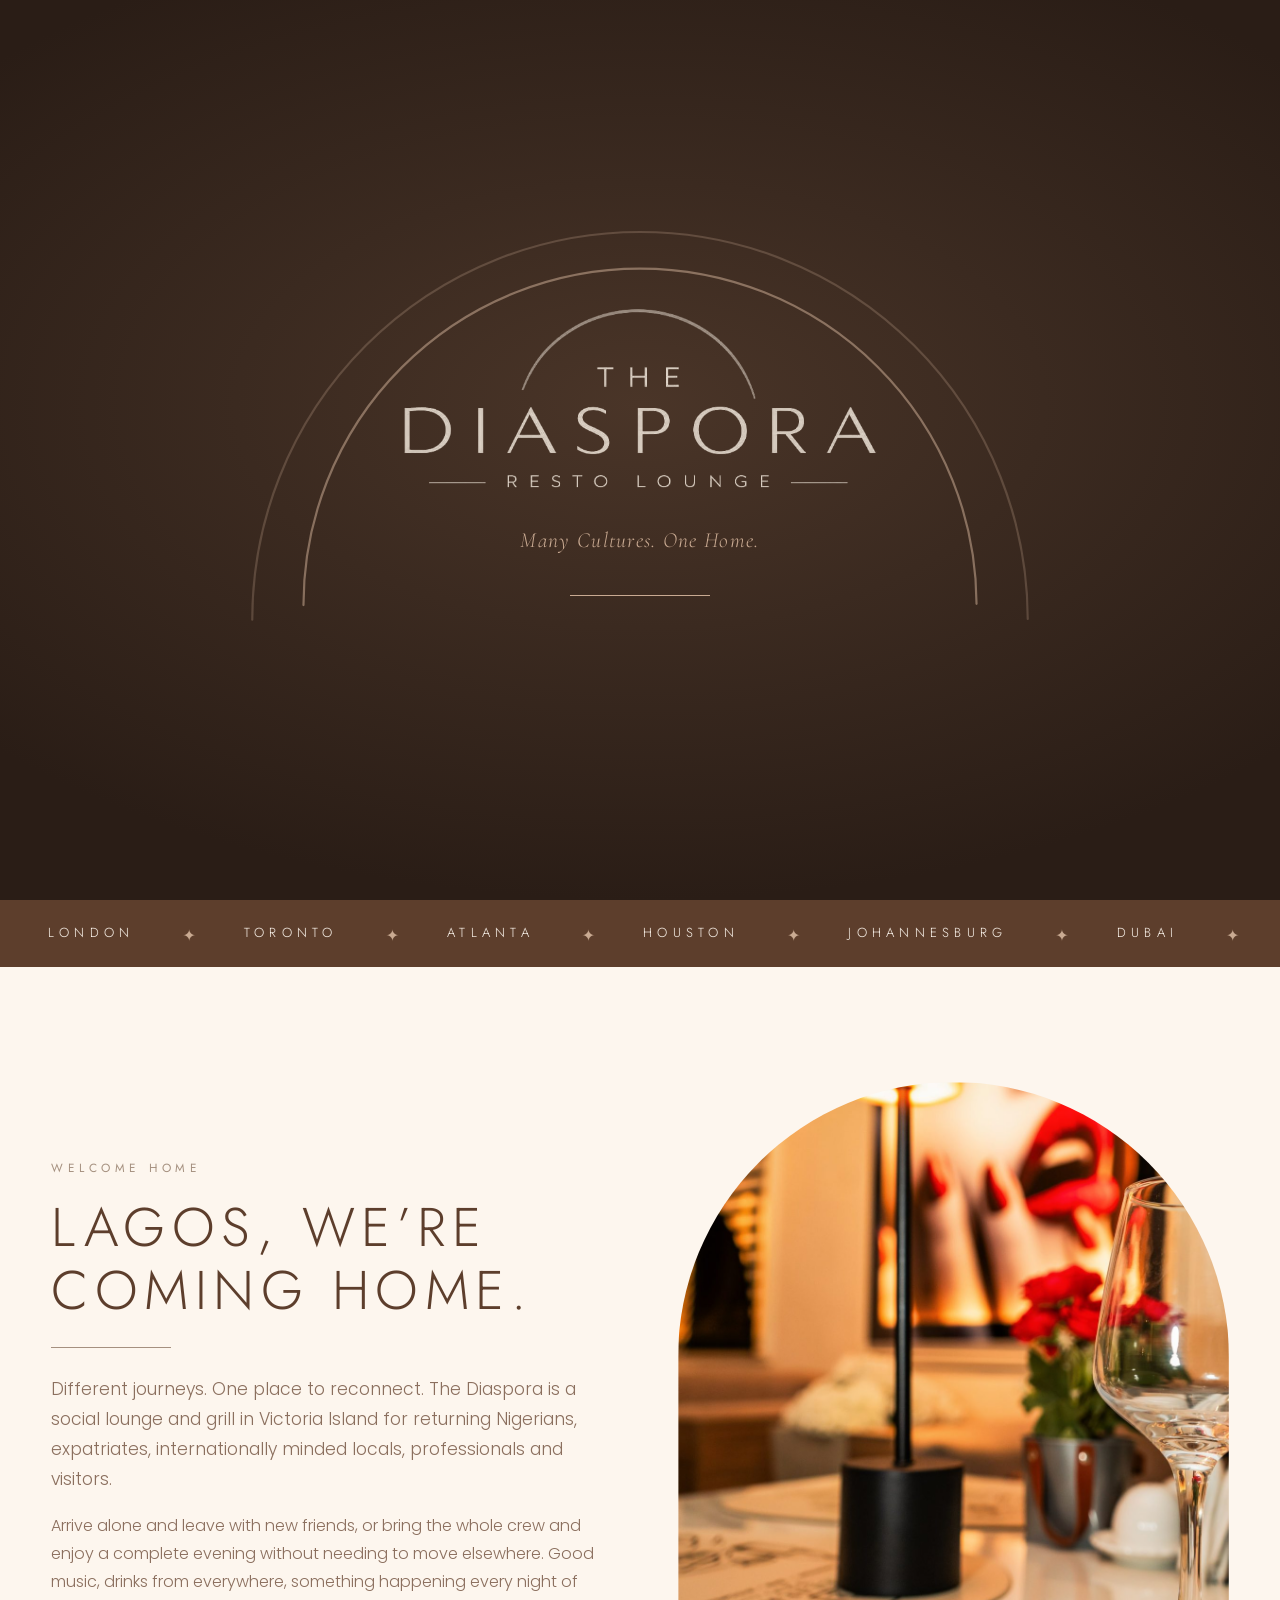
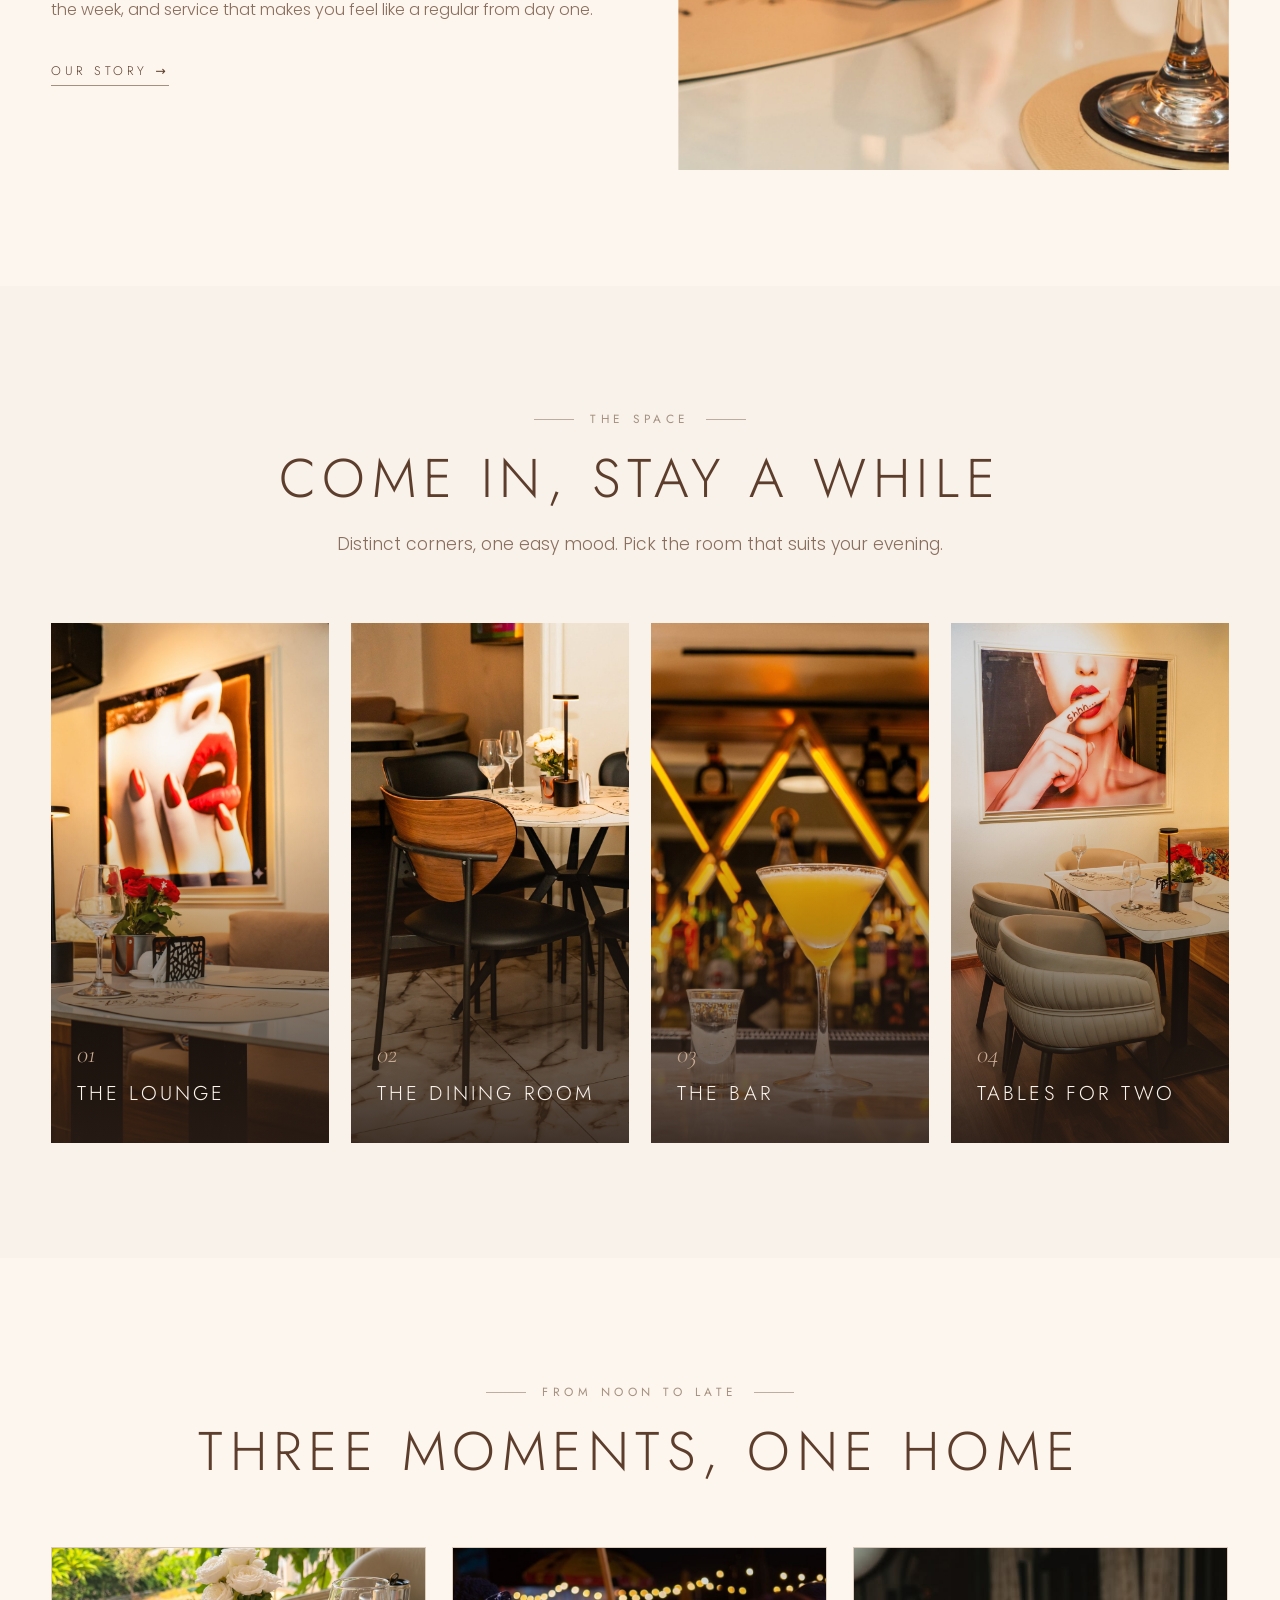
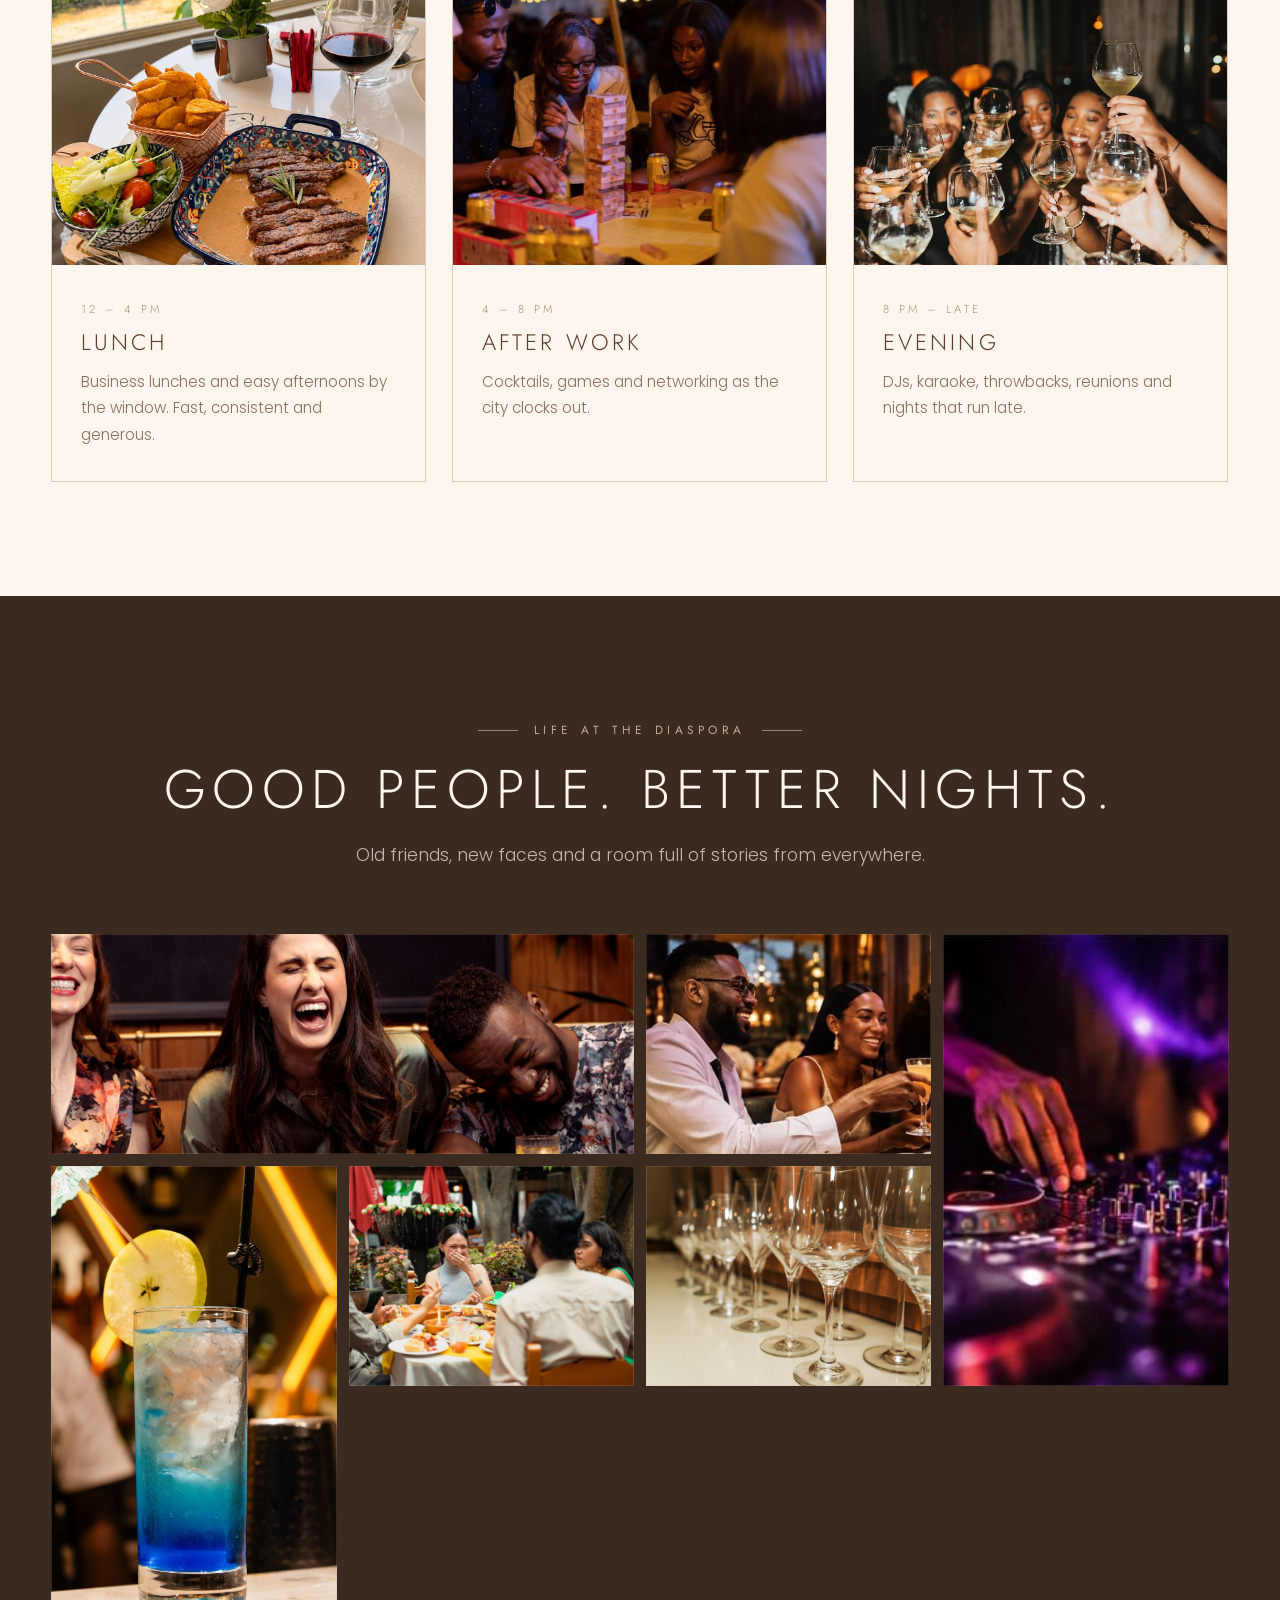
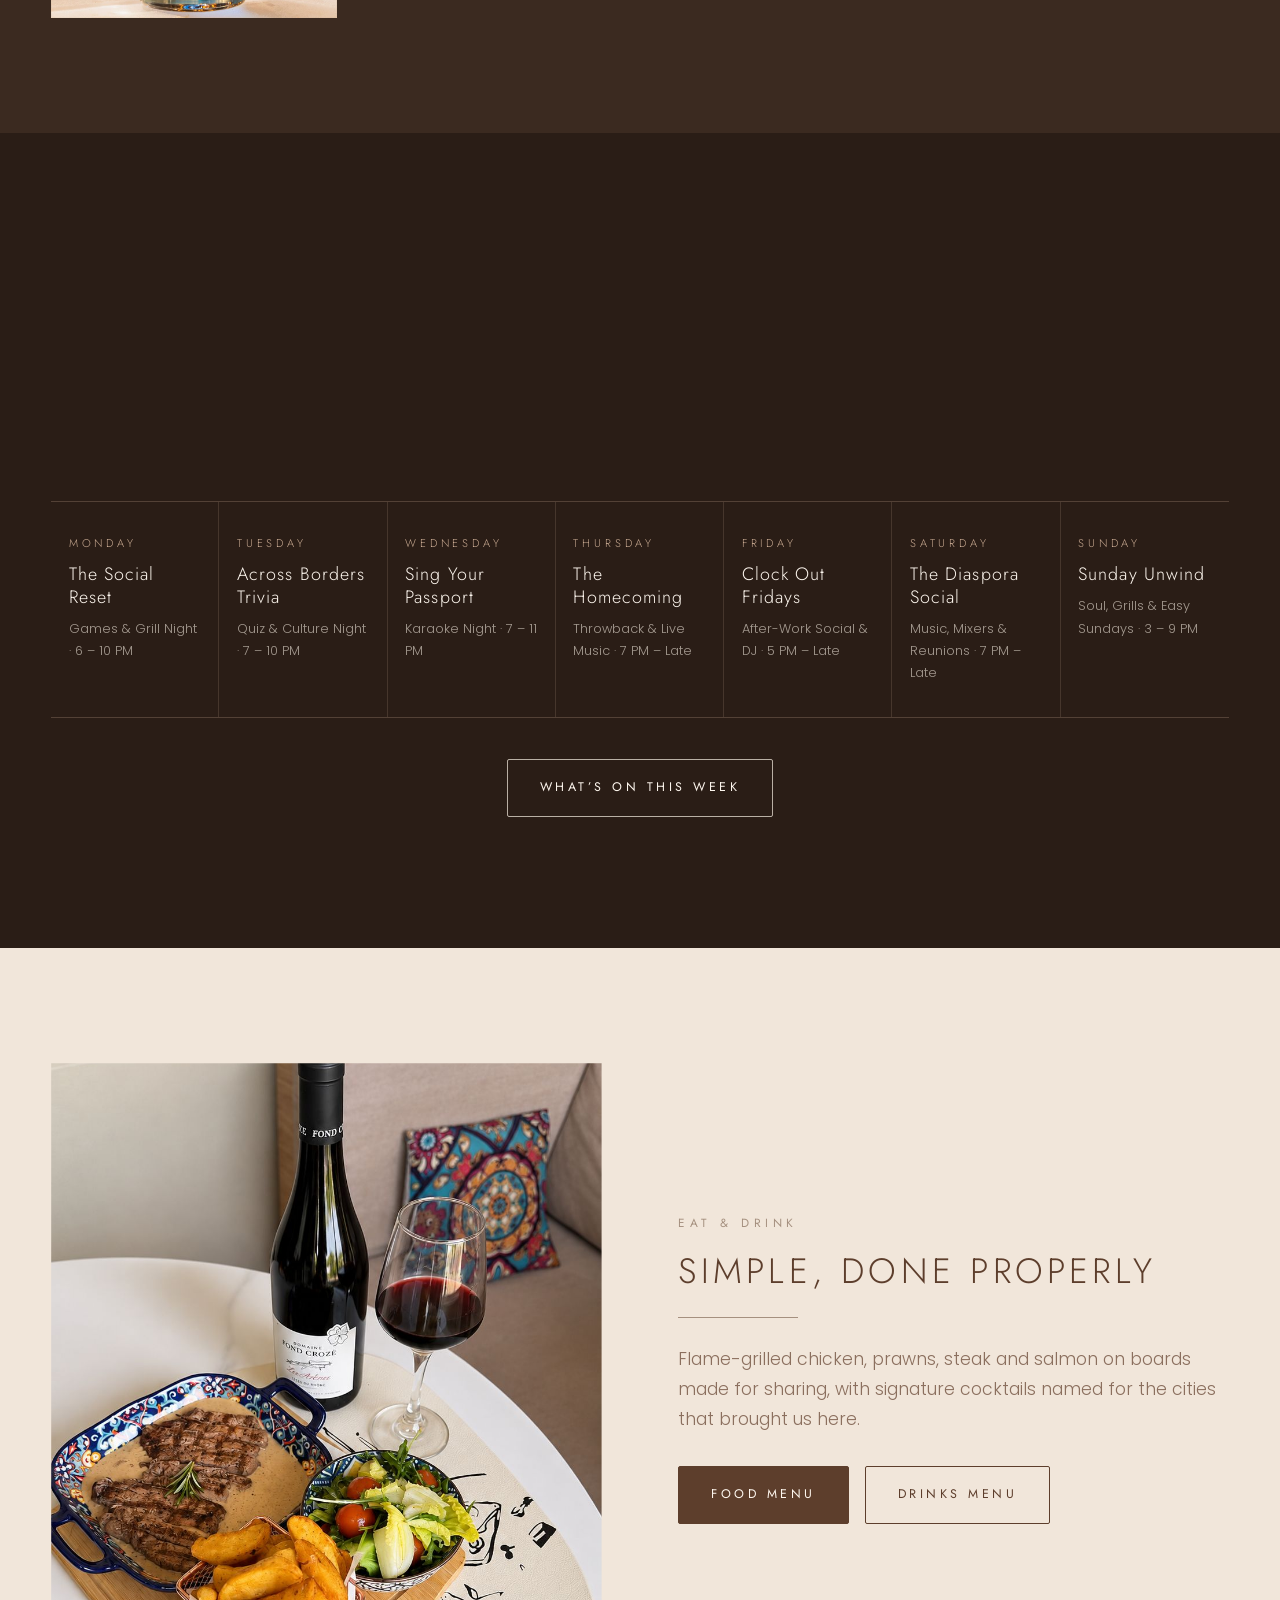
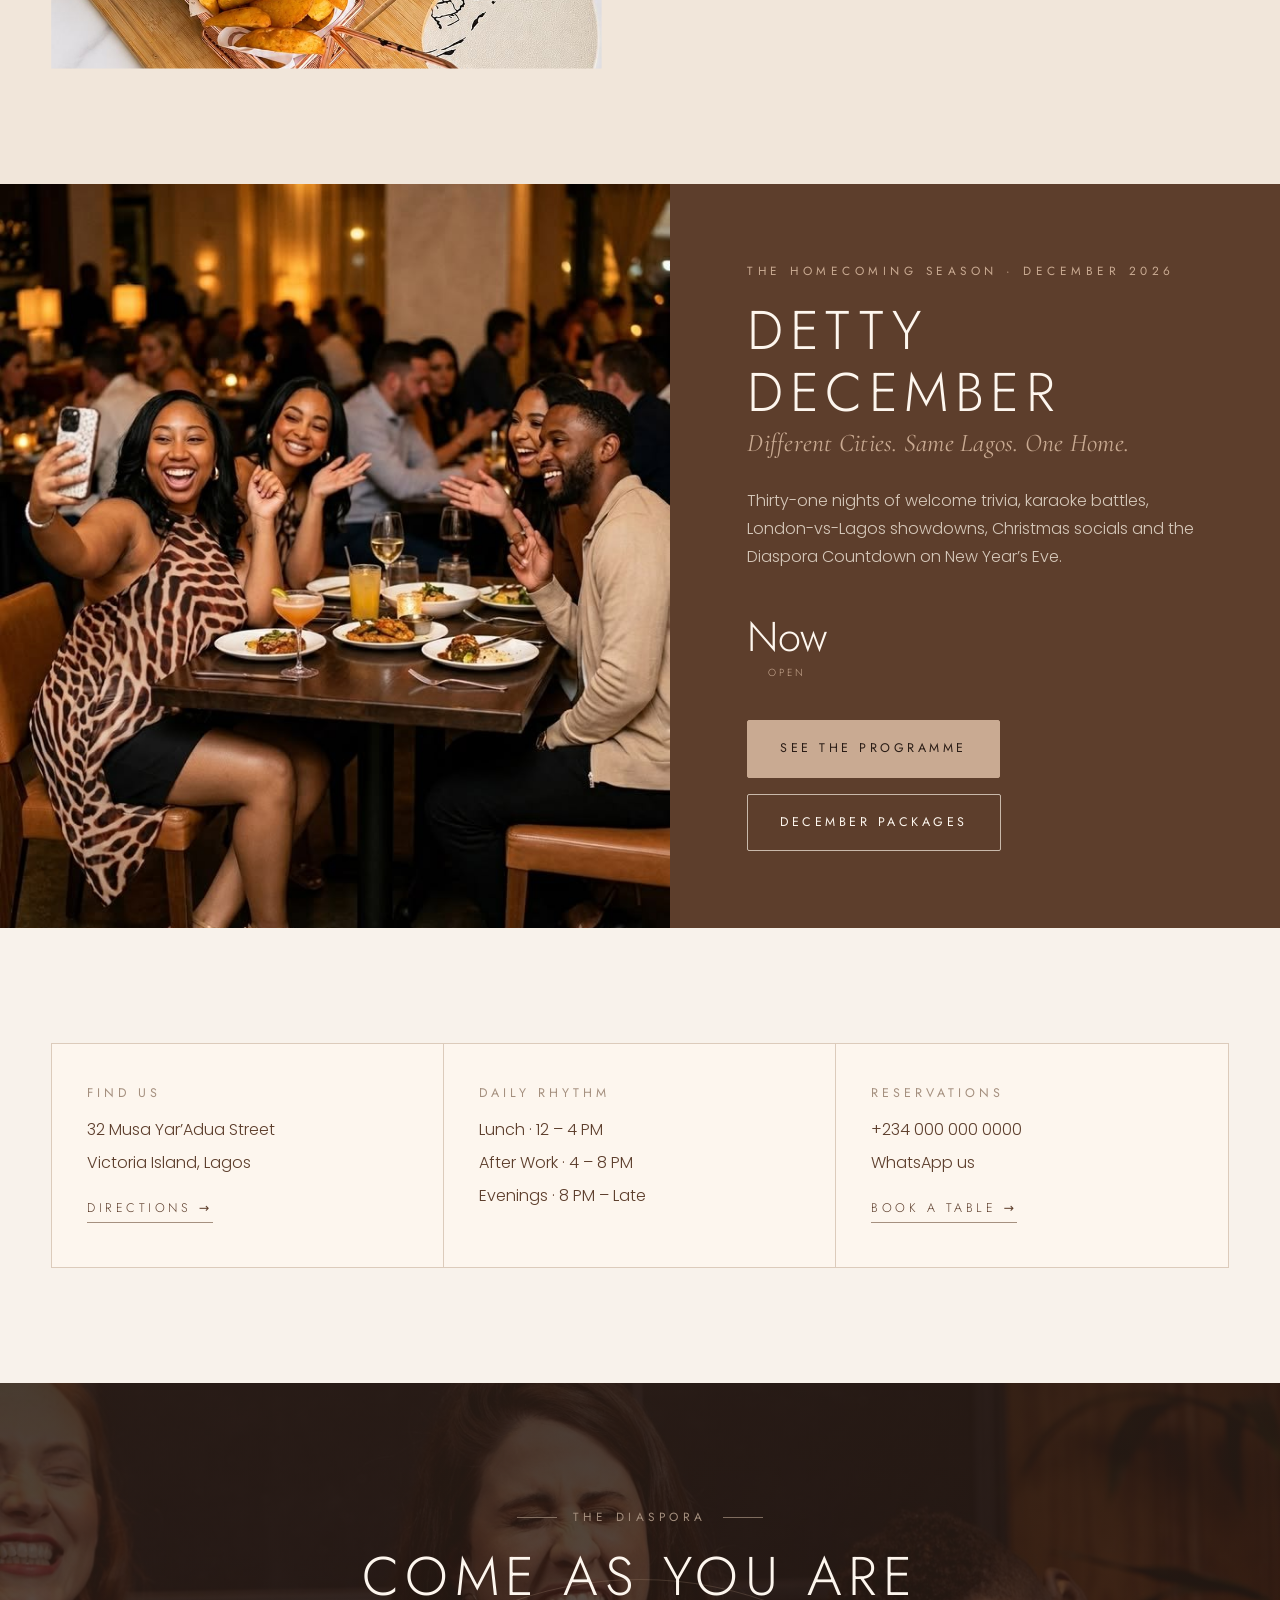
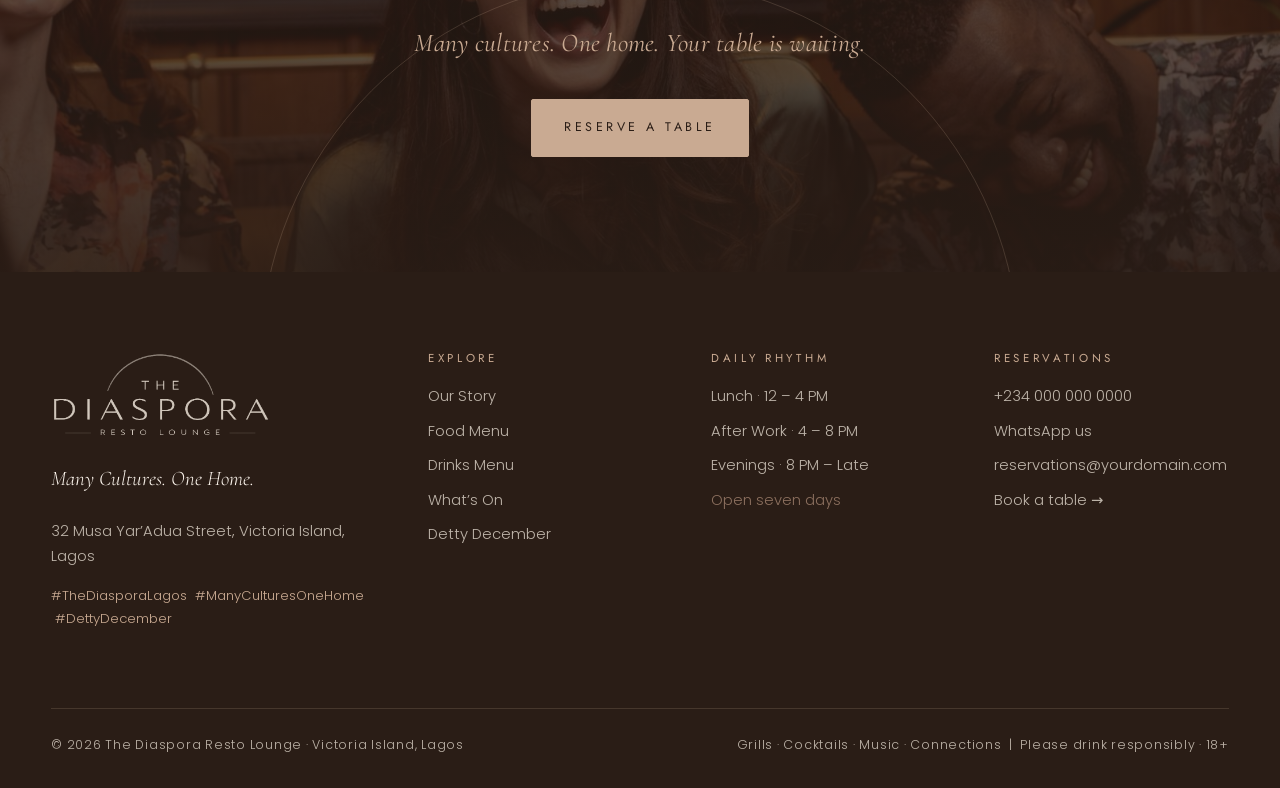
<file: The_Diaspora_Website/index.html>
<!DOCTYPE html>
<html lang="en">
<head>
<meta charset="utf-8">
<meta name="viewport" content="width=device-width, initial-scale=1">
<title>The Diaspora · Resto Lounge · Victoria Island, Lagos</title>
<meta name="description" content="The Diaspora Resto Lounge — premium grills, signature cocktails and a seven-day social calendar at 32 Musa Yar’Adua Street, Victoria Island, Lagos. Many Cultures. One Home.">
<meta name="theme-color" content="#3B2A20">
<meta property="og:title" content="The Diaspora · Resto Lounge · Victoria Island, Lagos">
<meta property="og:description" content="The Diaspora Resto Lounge — premium grills, signature cocktails and a seven-day social calendar at 32 Musa Yar’Adua Street, Victoria Island, Lagos. Many Cultures. One Home.">
<meta property="og:type" content="website">
<meta property="og:image" content="assets/img/og-image.jpg">
<link rel="icon" href="assets/img/favicon.svg" type="image/svg+xml">
<link rel="preconnect" href="https://fonts.googleapis.com">
<link rel="preconnect" href="https://fonts.gstatic.com" crossorigin>
<link href="https://fonts.googleapis.com/css2?family=Cormorant+Garamond:ital,wght@1,400;1,500&family=Jost:wght@300;400;500&family=Poppins:wght@300;400;500&display=swap" rel="stylesheet">
<link rel="stylesheet" href="assets/css/style.css">
<script>
  // loading screen setup: runs before the page paints
  document.documentElement.classList.add("js", "is-loading");
  window.__plStart = performance.now();
  // safety net — if scripts fail, never leave the visitor stuck behind the loader
  setTimeout(function () { document.documentElement.classList.add("pl-force"); }, 6500);
</script>
</head>
<body>
<div class="preloader" aria-hidden="true">
  <div class="pl-glow"></div>
  <div class="pl-inner">
    <svg class="pl-ring" viewBox="0 0 200 120" preserveAspectRatio="xMidYMid meet">
      <path pathLength="1" d="M8 112 A92 92 0 0 1 192 112"/>
      <path class="r2" pathLength="1" d="M-6 116 A106 106 0 0 1 206 116"/>
    </svg>
    <img class="pl-logo" src="assets/img/logo-light.png" alt="" width="764" height="303">
    <p class="pl-tag">Many Cultures. One Home.</p>
    <div class="pl-bar"><span></span></div>
  </div>
</div>
<div class="scroll-progress" aria-hidden="true"></div>
<a class="skip" href="#main">Skip to content</a>
<header class="site-header">
  <div class="wrap bar">
    <a class="brand" href="index.html" aria-label="The Diaspora Resto Lounge — home">
      <img class="logo-light" src="assets/img/logo-light.png" alt="The Diaspora Resto Lounge" width="764" height="303">
      <img class="logo-dark" src="assets/img/logo-dark.png" alt="The Diaspora Resto Lounge" width="764" height="303">
    </a>
    <button class="menu-toggle" aria-label="Open menu" aria-expanded="false"><span></span><span></span><span></span></button>
    <nav class="nav" aria-label="Main">
      <a href="index.html" aria-current="page">Home</a>
      <a href="our-story.html">Our Story</a>
      <a href="food.html">Food</a>
      <a href="drinks.html">Drinks</a>
      <a href="whats-on.html">What&#x27;s On</a>
      <a href="detty-december.html">Detty December</a>
      <a href="visit.html">Visit</a>
      <a class="btn light" href="visit.html#reserve">Reserve</a>
    </nav>
  </div>
</header>
<main id="main">
<section class="hero">
  <div class="hero-slides" aria-hidden="true"><img src="assets/img/venue-lounge.jpg" alt="" style="object-position:center 45%"><img src="assets/img/people-laugh.jpg" alt="" style="object-position:center 40%"><img src="assets/img/venue-bar.jpg" alt="" style="object-position:center 55%"><img src="assets/img/venue-artwall.jpg" alt="" style="object-position:center 40%"></div>
  <canvas class="embers" aria-hidden="true"></canvas>
  <div class="hero-glow" aria-hidden="true"></div>
  <div class="rings-spin" aria-hidden="true"><svg viewBox="0 0 200 200"><circle cx="100" cy="100" r="98"/><circle cx="100" cy="100" r="84" style="stroke-dasharray:1 5"/></svg></div>
  <div class="hero-inner wrap">
    <h1 class="skip">The Diaspora Resto Lounge</h1>
    <img class="hero-logo" src="assets/img/logo-light.png" alt="The Diaspora Resto Lounge" width="764" height="303">
    <p class="accent">Many Cultures. One Home.</p>
    <p class="hero-from">Welcome home from <span class="city-rotator" data-cities="London,Toronto,Atlanta,Houston,Johannesburg,Dubai,Accra,New York"><span>London</span></span></p>
    <p class="tag">Music · Cocktails · Grills · Good People</p>
    <div class="btn-row">
      <a class="btn glow magnetic" href="visit.html#reserve">Reserve a Table</a>
      <a class="btn light magnetic" href="whats-on.html">What’s On</a>
    </div>
  </div>
  <a class="scroll-cue" href="#welcome" aria-label="Scroll down">Scroll<i></i></a>
  <div class="hero-foot"><span>Victoria Island · Lagos</span><span>Opening December 2026</span><span>Open seven days</span></div>
</section>

<div class="marquee" aria-hidden="true"><div class="marquee-track"><span>London</span><i>✦</i><span>Toronto</span><i>✦</i><span>Atlanta</span><i>✦</i><span>Houston</span><i>✦</i><span>Johannesburg</span><i>✦</i><span>Dubai</span><i>✦</i><span>Lagos</span><i>✦</i><span>London</span><i>✦</i><span>Toronto</span><i>✦</i><span>Atlanta</span><i>✦</i><span>Houston</span><i>✦</i><span>Johannesburg</span><i>✦</i><span>Dubai</span><i>✦</i><span>Lagos</span><i>✦</i></div></div>

<section class="section bg-cream" id="welcome">
  <div class="wrap split">
    <div class="reveal">
      <div class="eyebrow">Welcome home</div>
      <h2 class="title">Lagos, we’re<br>coming home.</h2>
      <hr class="rule" style="margin-left:0">
      <p class="lead">Different journeys. One place to reconnect. The Diaspora is a social lounge and grill in Victoria Island for returning Nigerians, expatriates, internationally minded locals, professionals and visitors.</p>
      <p class="muted">Arrive alone and leave with new friends, or bring the whole crew and enjoy a complete evening without needing to move elsewhere. Good music, drinks from everywhere, something happening every night of the week, and service that makes you feel like a regular from day one.</p>
      <p style="margin-top:2rem"><a class="link-arrow" href="our-story.html">Our story →</a></p>
    </div>
    <div class="frame arch reveal d2"><img src="assets/img/venue-glass.jpg" alt="A table set by lamplight at The Diaspora" style="object-position:center 55%"></div>
  </div>
</section>

<section class="section">
  <div class="wrap">
    <div class="section-head center reveal">
      <div class="eyebrow lined">The space</div>
      <h2 class="title">Come in, stay a while</h2>
      <p class="lead">Distinct corners, one easy mood. Pick the room that suits your evening.</p>
    </div>
    <div class="spaces"><article data-tilt class="space-card reveal d0"><figure><img src="assets/img/venue-booth.jpg" alt="The Lounge at The Diaspora" loading="lazy"></figure><div class="space-body"><span class="num">01</span><h3>The Lounge</h3><p>Soft banquettes, sculpted armchairs and statement art. Settle in for the evening.</p></div></article>
<article data-tilt class="space-card reveal d1"><figure><img src="assets/img/venue-round.jpg" alt="The Dining Room at The Diaspora" loading="lazy"></figure><div class="space-body"><span class="num">02</span><h3>The Dining Room</h3><p>Marble floors, warm light and round tables made for long conversations.</p></div></article>
<article data-tilt class="space-card reveal d2"><figure><img src="assets/img/venue-bar.jpg" alt="The Bar at The Diaspora" loading="lazy"></figure><div class="space-body"><span class="num">03</span><h3>The Bar</h3><p>Signature cocktails, cold beers and premium pours, with a stool for every story.</p></div></article>
<article data-tilt class="space-card reveal d3"><figure><img src="assets/img/venue-shhh.jpg" alt="Tables for Two at The Diaspora" loading="lazy"></figure><div class="space-body"><span class="num">04</span><h3>Tables for Two</h3><p>Quiet corners for first dates, catch-ups and business that runs a little long.</p></div></article></div>
  </div>
</section>

<section class="section bg-cream">
  <div class="wrap">
    <div class="section-head center reveal">
      <div class="eyebrow lined">From noon to late</div>
      <h2 class="title">Three moments, one home</h2>
    </div>
    <div class="moments">
      <article data-tilt class="moment reveal"><figure><img src="assets/img/vibe-steak-window.jpg" alt="Lunch by the window" loading="lazy" style="object-position:center 70%"></figure>
        <div class="body"><span class="time">12 – 4 PM</span><h3>Lunch</h3><p>Business lunches and easy afternoons by the window. Fast, consistent and generous.</p></div></article>
      <article data-tilt class="moment reveal d1"><figure><img src="assets/img/people-games.jpg" alt="Friends playing Jenga after work" loading="lazy" style="object-position:center 45%"></figure>
        <div class="body"><span class="time">4 – 8 PM</span><h3>After Work</h3><p>Cocktails, games and networking as the city clocks out.</p></div></article>
      <article data-tilt class="moment reveal d2"><figure><img src="assets/img/people-cheers.jpg" alt="Friends raising a toast in the evening" loading="lazy" style="object-position:center 42%"></figure>
        <div class="body"><span class="time">8 PM – Late</span><h3>Evening</h3><p>DJs, karaoke, throwbacks, reunions and nights that run late.</p></div></article>
    </div>
  </div>
</section>

<section class="section bg-dark">
  <div class="wrap">
    <div class="section-head center reveal">
      <div class="eyebrow lined">Life at The Diaspora</div>
      <h2 class="title">Good people. Better nights.</h2>
      <p class="lead">Old friends, new faces and a room full of stories from everywhere.</p>
    </div>
    <div class="gallery"><figure class="g-item g-wide reveal d0"><img src="assets/img/people-laugh.jpg" alt="Friends laughing over drinks" loading="lazy"></figure>
<figure class="g-item  reveal d1"><img src="assets/img/people-toast.jpg" alt="Guests raising a toast" loading="lazy"></figure>
<figure class="g-item g-tall reveal d2"><img src="assets/img/vibe-dj.jpg" alt="DJ at the decks" loading="lazy"></figure>
<figure class="g-item g-tall reveal d3"><img src="assets/img/venue-blue.jpg" alt="A blue cocktail at the bar" loading="lazy"></figure>
<figure class="g-item  reveal d0"><img src="assets/img/people-lunch.jpg" alt="An easy afternoon lunch" loading="lazy"></figure>
<figure class="g-item  reveal d1"><img src="assets/img/venue-glasses.jpg" alt="Wine glasses lined up at the bar" loading="lazy"></figure>
<figure class="g-item g-wide reveal d2"><img src="assets/img/venue-lounge.jpg" alt="The lounge" loading="lazy"></figure>
<figure class="g-item  reveal d3"><img src="assets/img/venue-pour.jpg" alt="A bartender pouring a drink" loading="lazy"></figure></div>
  </div>
</section>

<section class="section bg-deep">
  <div class="wrap">
    <div class="section-head center reveal">
      <div class="eyebrow lined">The weekly calendar</div>
      <h2 class="title" style="color:var(--cream)">Seven days, seven moods</h2>
      <p class="lead" style="color:rgba(247,238,226,.7)">Games, trivia, karaoke, throwbacks, after-work DJs, Saturday socials and easy Sundays. Every night has its own identity.</p>
    </div>
    <div class="week reveal"><a href="whats-on.html#monday"><span class="d">Monday</span><span class="n">The Social Reset</span><span class="t">Games &amp; Grill Night · 6 – 10 PM</span></a>
<a href="whats-on.html#tuesday"><span class="d">Tuesday</span><span class="n">Across Borders Trivia</span><span class="t">Quiz &amp; Culture Night · 7 – 10 PM</span></a>
<a href="whats-on.html#wednesday"><span class="d">Wednesday</span><span class="n">Sing Your Passport</span><span class="t">Karaoke Night · 7 – 11 PM</span></a>
<a href="whats-on.html#thursday"><span class="d">Thursday</span><span class="n">The Homecoming</span><span class="t">Throwback &amp; Live Music · 7 PM – Late</span></a>
<a href="whats-on.html#friday"><span class="d">Friday</span><span class="n">Clock Out Fridays</span><span class="t">After-Work Social &amp; DJ · 5 PM – Late</span></a>
<a href="whats-on.html#saturday"><span class="d">Saturday</span><span class="n">The Diaspora Social</span><span class="t">Music, Mixers &amp; Reunions · 7 PM – Late</span></a>
<a href="whats-on.html#sunday"><span class="d">Sunday</span><span class="n">Sunday Unwind</span><span class="t">Soul, Grills &amp; Easy Sundays · 3 – 9 PM</span></a></div>
    <p class="center" style="margin-top:2.6rem"><a class="btn light" href="whats-on.html">What’s on this week</a></p>
  </div>
</section>

<section class="section bg-sand">
  <div class="wrap split reverse">
    <div class="reveal">
      <div class="eyebrow">Eat &amp; drink</div>
      <h2 class="title-sm">Simple, done properly</h2>
      <hr class="rule" style="margin-left:0">
      <p class="lead">Flame-grilled chicken, prawns, steak and salmon on boards made for sharing, with signature cocktails named for the cities that brought us here.</p>
      <div class="btn-row" style="margin-top:2rem"><a class="btn solid" href="food.html">Food menu</a><a class="btn" href="drinks.html">Drinks menu</a></div>
    </div>
    <div class="frame reveal d2"><img src="assets/img/vibe-steak-wine.jpg" alt="Steak, wedges and a glass of red at The Diaspora" style="aspect-ratio:4/4.4"></div>
  </div>
</section>

<section class="feature">
  <div class="media"><img src="assets/img/people-selfie.jpg" alt="Friends taking a selfie over dinner" loading="lazy" style="object-position:center 30%"></div>
  <div class="content reveal">
    <div class="eyebrow">The Homecoming Season · December 2026</div>
    <h2 class="title">Detty December</h2>
    <p class="accent" style="color:var(--glow)">Different Cities. Same Lagos. One Home.</p>
    <p>Thirty-one nights of welcome trivia, karaoke battles, London-vs-Lagos showdowns, Christmas socials and the Diaspora Countdown on New Year’s Eve.</p>
    <div class="countdown" data-countdown>
      <div><b data-d>–</b><small>Days</small></div><div><b data-h>–</b><small>Hours</small></div>
      <div><b data-m>–</b><small>Mins</small></div><div><b data-s>–</b><small>Secs</small></div>
    </div>
    <div class="btn-row"><a class="btn glow" href="detty-december.html">See the programme</a><a class="btn light" href="detty-december.html#packages">December packages</a></div>
  </div>
</section>

<section class="section">
  <div class="wrap">
    <div class="info-grid reveal">
      <div><h3>Find us</h3><p>32 Musa Yar’Adua Street</p><p>Victoria Island, Lagos</p><p style="margin-top:1rem"><a class="link-arrow" href="visit.html#map">Directions →</a></p></div>
      <div><h3>Daily rhythm</h3><p>Lunch · 12 – 4 PM</p><p>After Work · 4 – 8 PM</p><p>Evenings · 8 PM – Late</p></div>
      <div><h3>Reservations</h3><p><a data-phone href="#"></a></p><p><a data-whatsapp href="#" target="_blank" rel="noopener">WhatsApp us</a></p><p style="margin-top:1rem"><a class="link-arrow" href="visit.html#reserve">Book a table →</a></p></div>
    </div>
  </div>
</section>
<section class="cta-band has-img">
  <div class="cta-bg"><img src="assets/img/people-laugh.jpg" alt="" loading="lazy"></div>
  <div class="wrap reveal">
    <div class="eyebrow lined">The Diaspora</div>
    <h2 class="title">Come as you are</h2>
    <p class="accent">Many cultures. One home. Your table is waiting.</p>
    <div class="btn-row" style="justify-content:center"><a class="btn glow" href="visit.html#reserve">Reserve a Table</a></div>
  </div>
</section>
</main>
<footer class="site-footer">
  <div class="wrap">
    <div class="footer-grid">
      <div>
        <img class="footer-logo" src="assets/img/logo-light.png" alt="The Diaspora Resto Lounge" width="764" height="303">
        <p class="footer-tag">Many Cultures. One Home.</p>
        <p>32 Musa Yar’Adua Street, Victoria Island, Lagos</p>
        <p class="hashtags">#TheDiasporaLagos &nbsp;#ManyCulturesOneHome &nbsp;#DettyDecember</p>
      </div>
      <div>
        <h4>Explore</h4>
        <ul>
          <li><a href="our-story.html">Our Story</a></li>
          <li><a href="food.html">Food Menu</a></li>
          <li><a href="drinks.html">Drinks Menu</a></li>
          <li><a href="whats-on.html">What’s On</a></li>
          <li><a href="detty-december.html">Detty December</a></li>
        </ul>
      </div>
      <div>
        <h4>Daily Rhythm</h4>
        <ul>
          <li>Lunch · 12 – 4 PM</li>
          <li>After Work · 4 – 8 PM</li>
          <li>Evenings · 8 PM – Late</li>
          <li class="muted">Open seven days</li>
        </ul>
      </div>
      <div>
        <h4>Reservations</h4>
        <ul>
          <li><a data-phone href="#"></a></li>
          <li><a data-whatsapp href="#" target="_blank" rel="noopener">WhatsApp us</a></li>
          <li><a data-email href="#"></a></li>
          <li><a href="visit.html#reserve">Book a table →</a></li>
          <li><a data-social="instagram" href="#" target="_blank" rel="noopener">Instagram</a></li>
          <li><a data-social="tiktok" href="#" target="_blank" rel="noopener">TikTok</a></li>
          <li><a data-social="x" href="#" target="_blank" rel="noopener">X</a></li>
        </ul>
      </div>
    </div>
    <div class="footer-base">
      <span>© <span data-year>2026</span> The Diaspora Resto Lounge · Victoria Island, Lagos</span>
      <span>Grills · Cocktails · Music · Connections &nbsp;|&nbsp; Please drink responsibly · 18+</span>
    </div>
  </div>
</footer>
<script src="assets/js/config.js"></script>
<script src="assets/js/main.js"></script>
<script src="assets/js/home.js"></script>
</body>
</html>
</file>
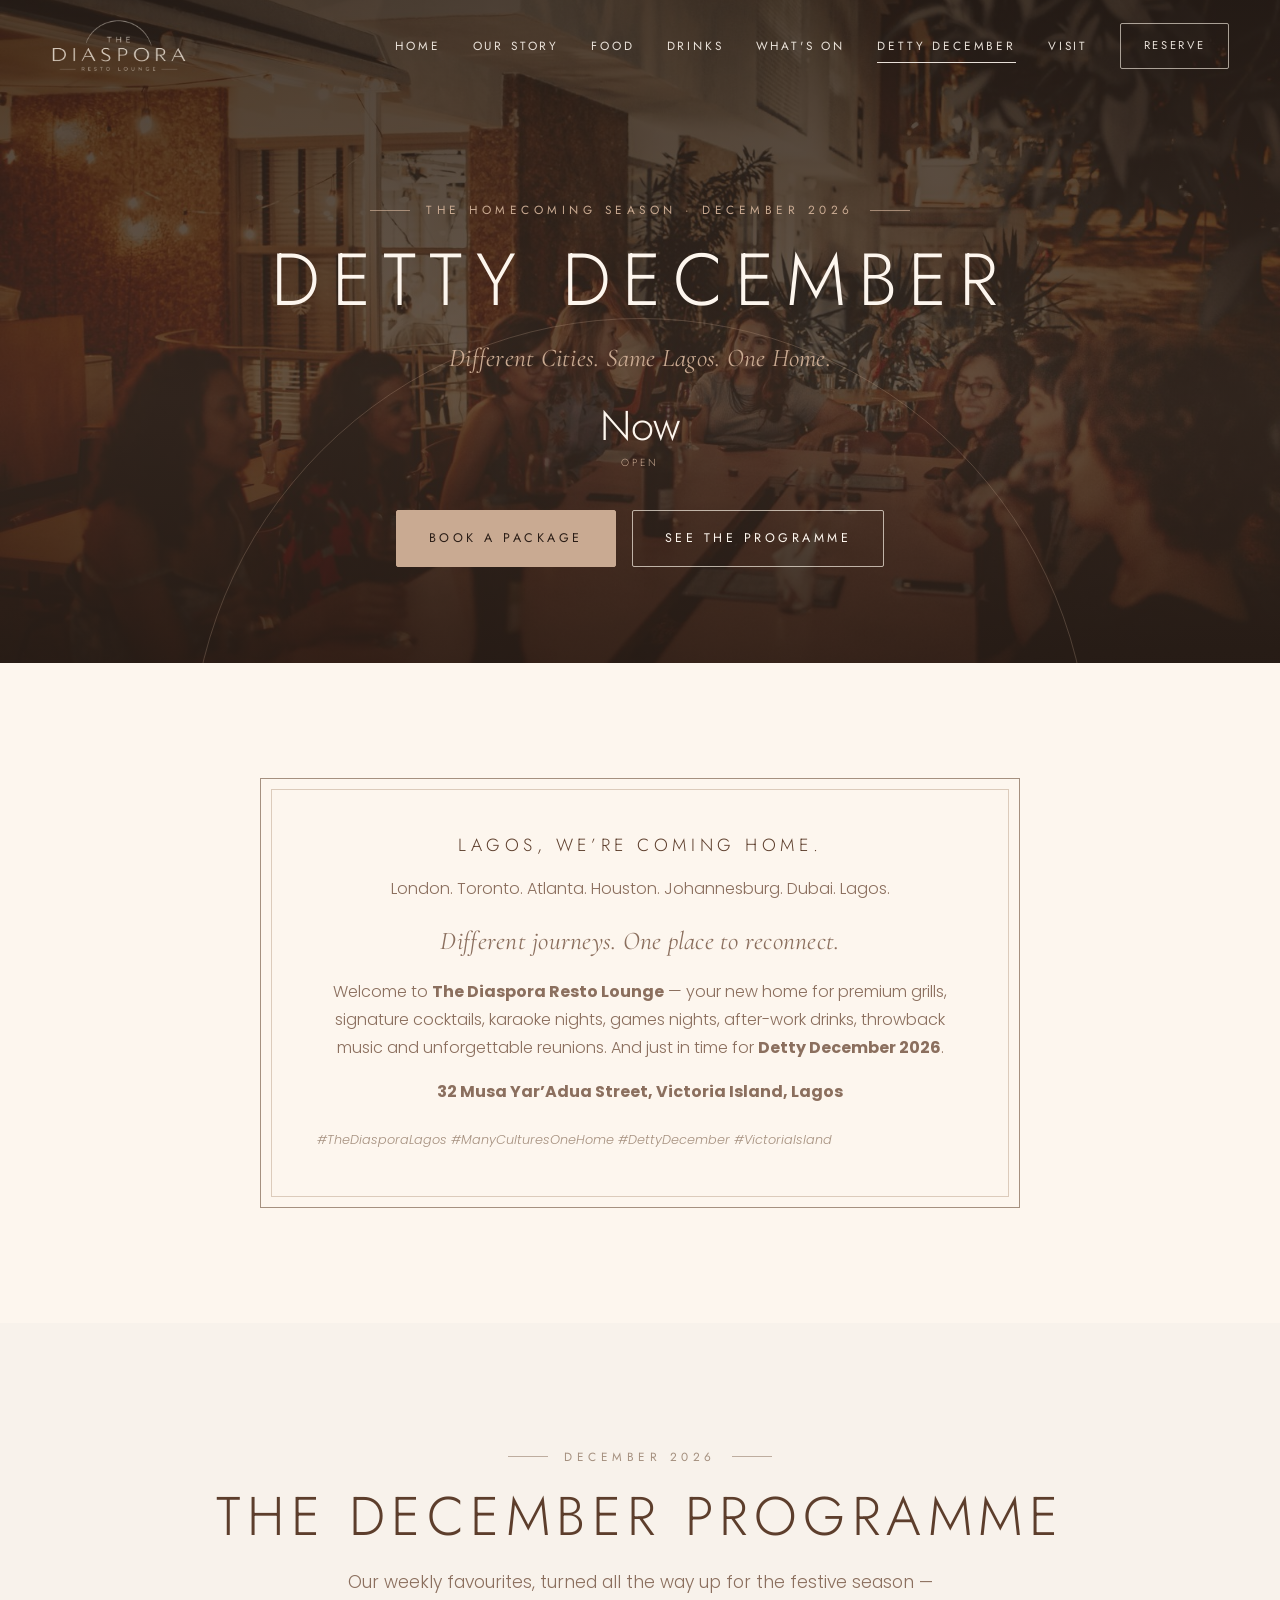
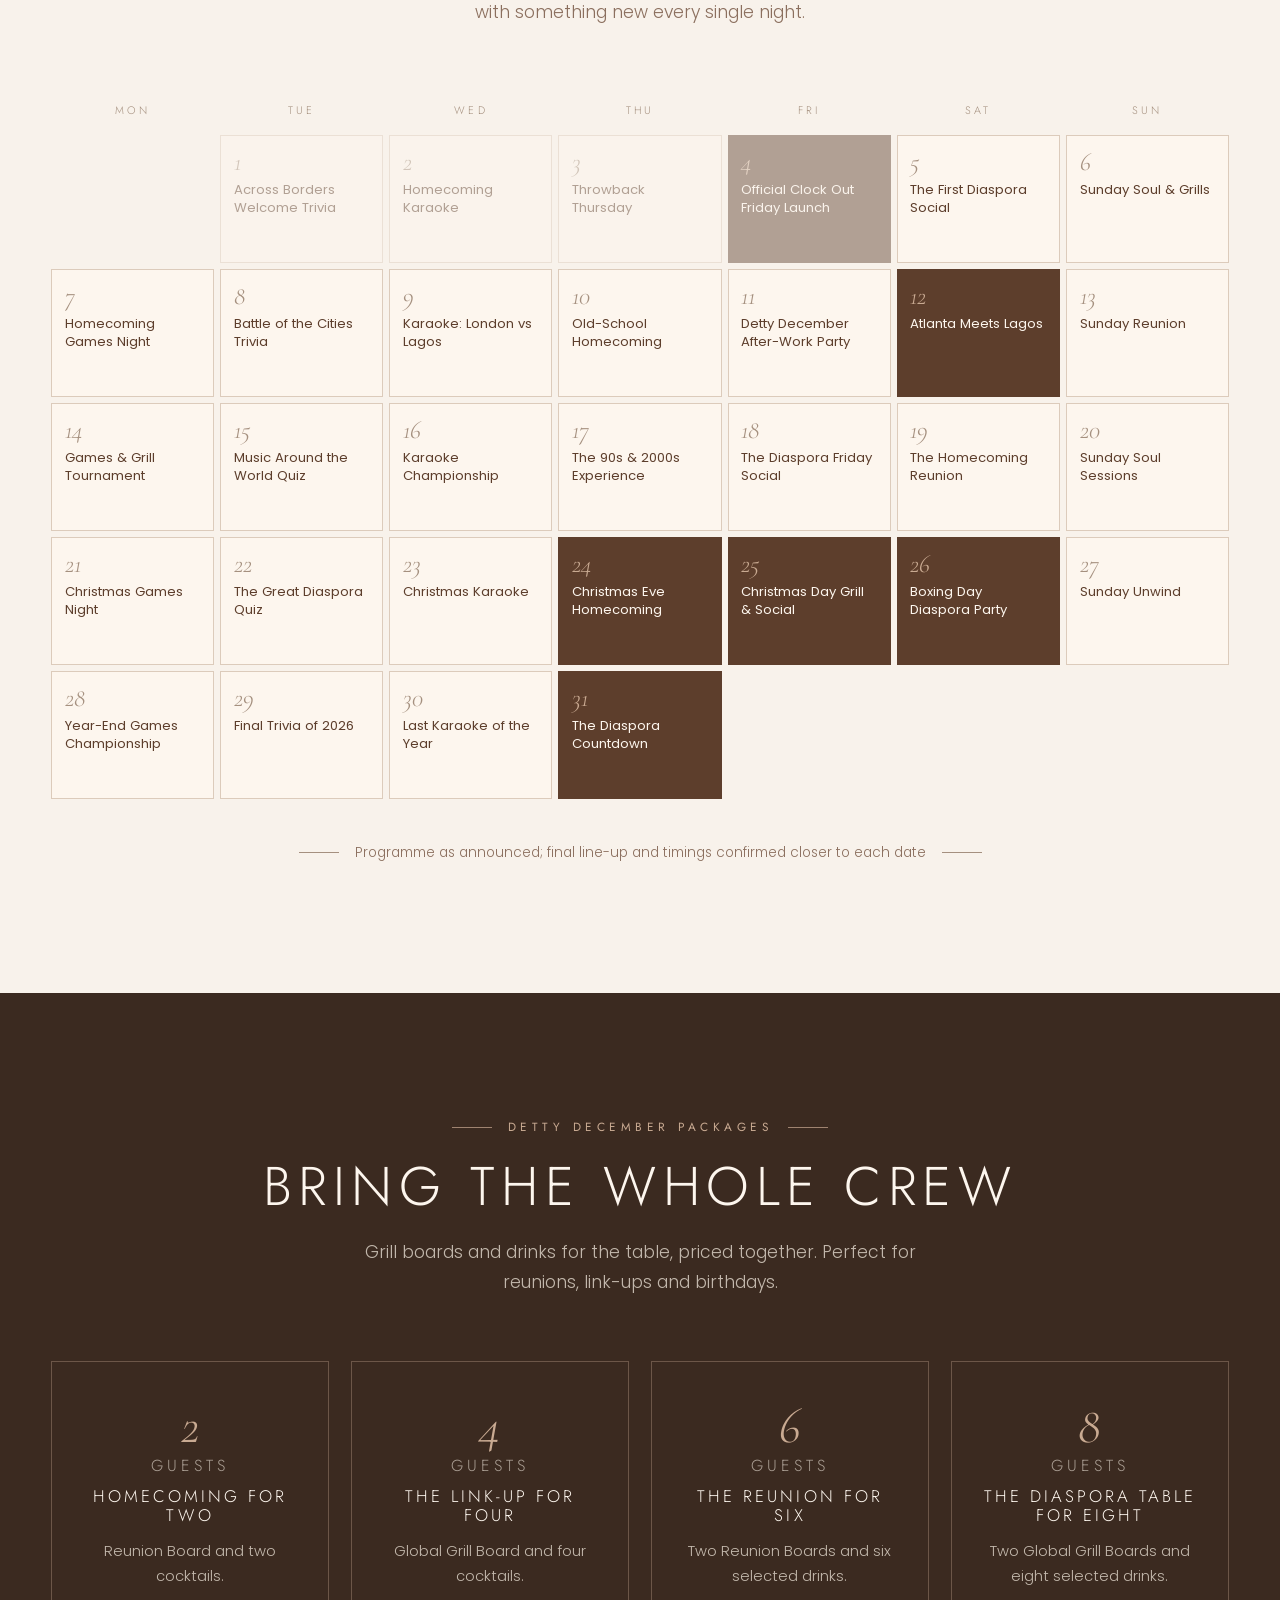
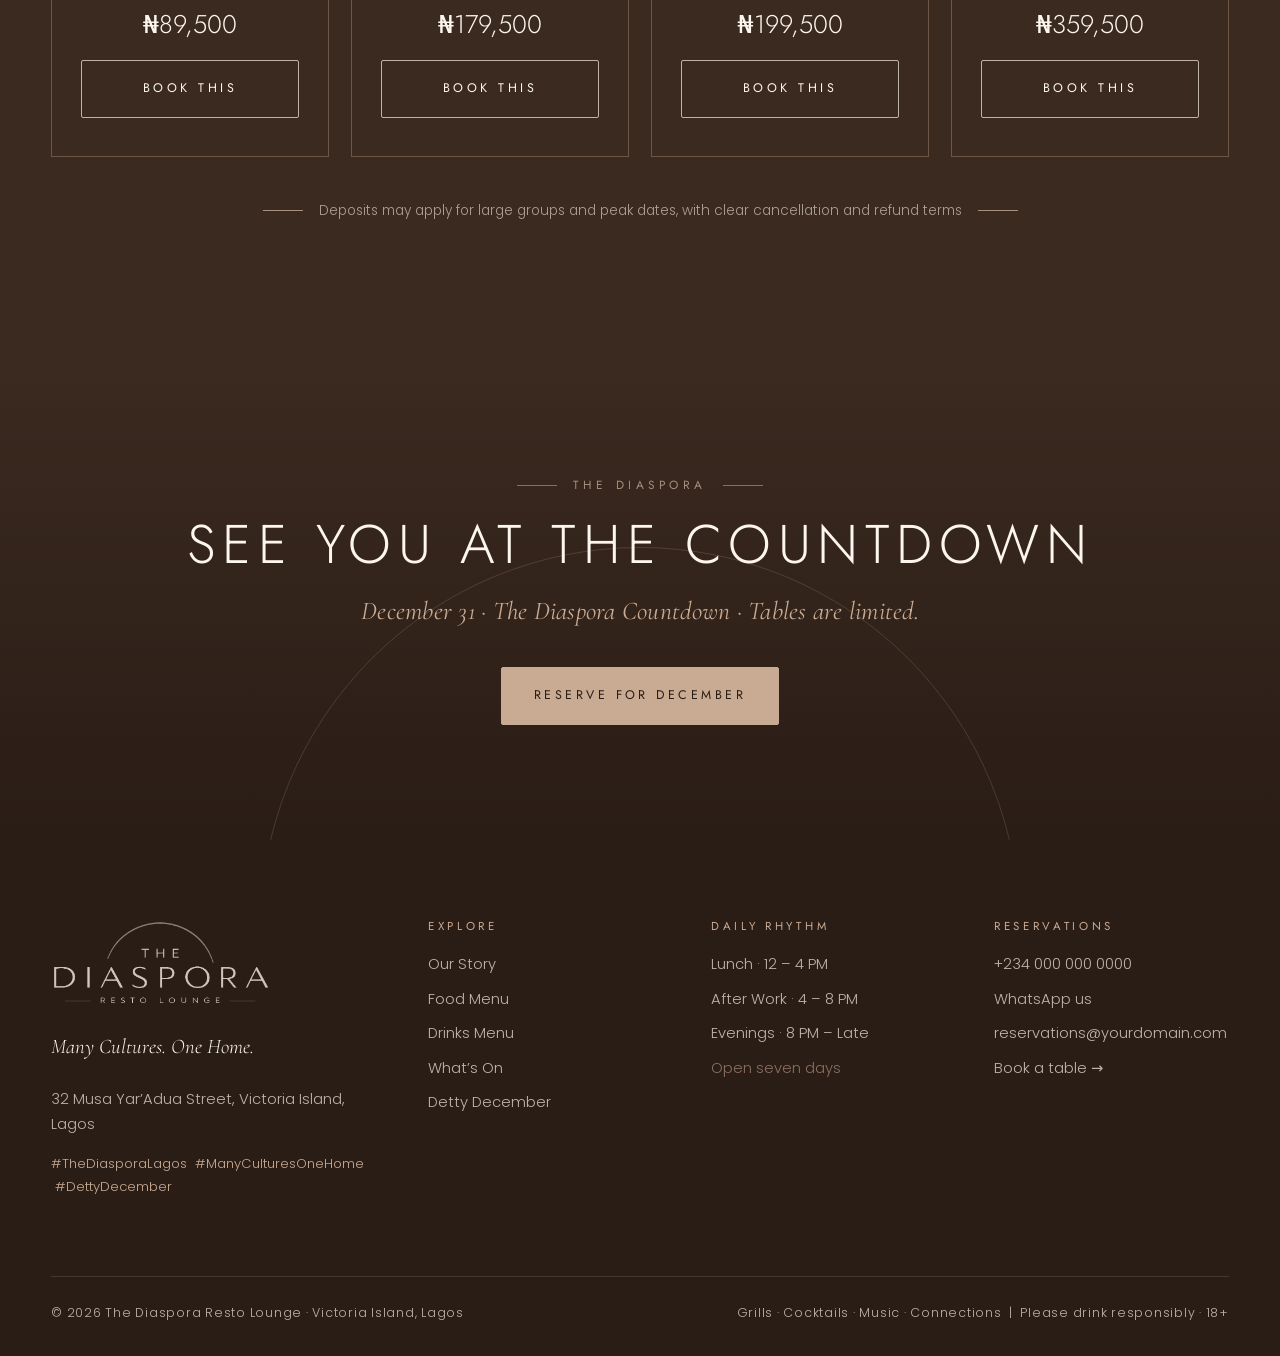
<file: The_Diaspora_Website/detty-december.html>
<!DOCTYPE html>
<html lang="en">
<head>
<meta charset="utf-8">
<meta name="viewport" content="width=device-width, initial-scale=1">
<title>Detty December 2026 · The Diaspora Resto Lounge</title>
<meta name="description" content="The Homecoming Season at The Diaspora — 31 nights of trivia, karaoke, socials and reunions this Detty December in Victoria Island, Lagos. Group packages from ₦89,500.">
<meta name="theme-color" content="#3B2A20">
<meta property="og:title" content="Detty December 2026 · The Diaspora Resto Lounge">
<meta property="og:description" content="The Homecoming Season at The Diaspora — 31 nights of trivia, karaoke, socials and reunions this Detty December in Victoria Island, Lagos. Group packages from ₦89,500.">
<meta property="og:type" content="website">
<meta property="og:image" content="assets/img/og-image.jpg">
<link rel="icon" href="assets/img/favicon.svg" type="image/svg+xml">
<link rel="preconnect" href="https://fonts.googleapis.com">
<link rel="preconnect" href="https://fonts.gstatic.com" crossorigin>
<link href="https://fonts.googleapis.com/css2?family=Cormorant+Garamond:ital,wght@1,400;1,500&family=Jost:wght@300;400;500&family=Poppins:wght@300;400;500&display=swap" rel="stylesheet">
<link rel="stylesheet" href="assets/css/style.css">
</head>
<body>
<a class="skip" href="#main">Skip to content</a>
<header class="site-header">
  <div class="wrap bar">
    <a class="brand" href="index.html" aria-label="The Diaspora Resto Lounge — home">
      <img class="logo-light" src="assets/img/logo-light.png" alt="The Diaspora Resto Lounge" width="764" height="303">
      <img class="logo-dark" src="assets/img/logo-dark.png" alt="The Diaspora Resto Lounge" width="764" height="303">
    </a>
    <button class="menu-toggle" aria-label="Open menu" aria-expanded="false"><span></span><span></span><span></span></button>
    <nav class="nav" aria-label="Main">
      <a href="index.html">Home</a>
      <a href="our-story.html">Our Story</a>
      <a href="food.html">Food</a>
      <a href="drinks.html">Drinks</a>
      <a href="whats-on.html">What&#x27;s On</a>
      <a href="detty-december.html" aria-current="page">Detty December</a>
      <a href="visit.html">Visit</a>
      <a class="btn light" href="visit.html#reserve">Reserve</a>
    </nav>
  </div>
</header>
<main id="main">
<section class="page-hero has-img">
  <div class="bg"><img src="assets/img/people-terrace.jpg" alt="" style="object-position:center 55%"></div>
  <div class="wrap">
    <div class="eyebrow lined">The Homecoming Season · December 2026</div>
    <h1>Detty December</h1>
    <p class="accent">Different Cities. Same Lagos. One Home.</p>
    <div class="countdown" data-countdown style="justify-content:center">
      <div><b data-d>–</b><small>Days</small></div><div><b data-h>–</b><small>Hours</small></div>
      <div><b data-m>–</b><small>Mins</small></div><div><b data-s>–</b><small>Secs</small></div>
    </div>
    <div class="btn-row" style="justify-content:center"><a class="btn glow" href="#packages">Book a package</a><a class="btn light" href="#programme">See the programme</a></div>
  </div>
</section>
<section class="section bg-cream">
  <div class="wrap">
    <div class="promo-card reveal">
      <h3>Lagos, we’re coming home.</h3>
      <p>London. Toronto. Atlanta. Houston. Johannesburg. Dubai. Lagos.</p>
      <p class="accent" style="margin:1.2rem 0">Different journeys. One place to reconnect.</p>
      <p>Welcome to <strong>The Diaspora Resto Lounge</strong> — your new home for premium grills, signature cocktails, karaoke nights, games nights, after-work drinks, throwback music and unforgettable reunions. And just in time for <strong>Detty December 2026</strong>.</p>
      <p><strong>32 Musa Yar’Adua Street, Victoria Island, Lagos</strong></p>
      <p class="tags">#TheDiasporaLagos #ManyCulturesOneHome #DettyDecember #VictoriaIsland</p>
    </div>
  </div>
</section>

<section class="section" id="programme" style="scroll-margin-top:80px">
  <div class="wrap">
    <div class="section-head center reveal">
      <div class="eyebrow lined">December 2026</div>
      <h2 class="title">The December Programme</h2>
      <p class="lead">Our weekly favourites, turned all the way up for the festive season — with something new every single night.</p>
    </div>
    <div class="cal reveal"><div class="dow">Mon</div><div class="dow">Tue</div><div class="dow">Wed</div><div class="dow">Thu</div><div class="dow">Fri</div><div class="dow">Sat</div><div class="dow">Sun</div><div class="cell empty"></div><div class="cell" data-date="2026-12-01"><span class="num">1</span><span class="wd">Tuesday</span><span class="ev">Across Borders Welcome Trivia</span></div><div class="cell" data-date="2026-12-02"><span class="num">2</span><span class="wd">Wednesday</span><span class="ev">Homecoming Karaoke</span></div><div class="cell" data-date="2026-12-03"><span class="num">3</span><span class="wd">Thursday</span><span class="ev">Throwback Thursday</span></div><div class="cell hl" data-date="2026-12-04"><span class="num">4</span><span class="wd">Friday</span><span class="ev">Official Clock Out Friday Launch</span></div><div class="cell" data-date="2026-12-05"><span class="num">5</span><span class="wd">Saturday</span><span class="ev">The First Diaspora Social</span></div><div class="cell" data-date="2026-12-06"><span class="num">6</span><span class="wd">Sunday</span><span class="ev">Sunday Soul &amp; Grills</span></div><div class="cell" data-date="2026-12-07"><span class="num">7</span><span class="wd">Monday</span><span class="ev">Homecoming Games Night</span></div><div class="cell" data-date="2026-12-08"><span class="num">8</span><span class="wd">Tuesday</span><span class="ev">Battle of the Cities Trivia</span></div><div class="cell" data-date="2026-12-09"><span class="num">9</span><span class="wd">Wednesday</span><span class="ev">Karaoke: London vs Lagos</span></div><div class="cell" data-date="2026-12-10"><span class="num">10</span><span class="wd">Thursday</span><span class="ev">Old-School Homecoming</span></div><div class="cell" data-date="2026-12-11"><span class="num">11</span><span class="wd">Friday</span><span class="ev">Detty December After-Work Party</span></div><div class="cell hl" data-date="2026-12-12"><span class="num">12</span><span class="wd">Saturday</span><span class="ev">Atlanta Meets Lagos</span></div><div class="cell" data-date="2026-12-13"><span class="num">13</span><span class="wd">Sunday</span><span class="ev">Sunday Reunion</span></div><div class="cell" data-date="2026-12-14"><span class="num">14</span><span class="wd">Monday</span><span class="ev">Games &amp; Grill Tournament</span></div><div class="cell" data-date="2026-12-15"><span class="num">15</span><span class="wd">Tuesday</span><span class="ev">Music Around the World Quiz</span></div><div class="cell" data-date="2026-12-16"><span class="num">16</span><span class="wd">Wednesday</span><span class="ev">Karaoke Championship</span></div><div class="cell" data-date="2026-12-17"><span class="num">17</span><span class="wd">Thursday</span><span class="ev">The 90s &amp; 2000s Experience</span></div><div class="cell" data-date="2026-12-18"><span class="num">18</span><span class="wd">Friday</span><span class="ev">The Diaspora Friday Social</span></div><div class="cell" data-date="2026-12-19"><span class="num">19</span><span class="wd">Saturday</span><span class="ev">The Homecoming Reunion</span></div><div class="cell" data-date="2026-12-20"><span class="num">20</span><span class="wd">Sunday</span><span class="ev">Sunday Soul Sessions</span></div><div class="cell" data-date="2026-12-21"><span class="num">21</span><span class="wd">Monday</span><span class="ev">Christmas Games Night</span></div><div class="cell" data-date="2026-12-22"><span class="num">22</span><span class="wd">Tuesday</span><span class="ev">The Great Diaspora Quiz</span></div><div class="cell" data-date="2026-12-23"><span class="num">23</span><span class="wd">Wednesday</span><span class="ev">Christmas Karaoke</span></div><div class="cell hl" data-date="2026-12-24"><span class="num">24</span><span class="wd">Thursday</span><span class="ev">Christmas Eve Homecoming</span></div><div class="cell hl" data-date="2026-12-25"><span class="num">25</span><span class="wd">Friday</span><span class="ev">Christmas Day Grill &amp; Social</span></div><div class="cell hl" data-date="2026-12-26"><span class="num">26</span><span class="wd">Saturday</span><span class="ev">Boxing Day Diaspora Party</span></div><div class="cell" data-date="2026-12-27"><span class="num">27</span><span class="wd">Sunday</span><span class="ev">Sunday Unwind</span></div><div class="cell" data-date="2026-12-28"><span class="num">28</span><span class="wd">Monday</span><span class="ev">Year-End Games Championship</span></div><div class="cell" data-date="2026-12-29"><span class="num">29</span><span class="wd">Tuesday</span><span class="ev">Final Trivia of 2026</span></div><div class="cell" data-date="2026-12-30"><span class="num">30</span><span class="wd">Wednesday</span><span class="ev">Last Karaoke of the Year</span></div><div class="cell hl" data-date="2026-12-31"><span class="num">31</span><span class="wd">Thursday</span><span class="ev">The Diaspora Countdown</span></div></div>
    <p class="note">Programme as announced; final line-up and timings confirmed closer to each date</p>
  </div>
</section>

<section class="section bg-dark" id="packages" style="scroll-margin-top:80px">
  <div class="wrap">
    <div class="section-head center reveal">
      <div class="eyebrow lined">Detty December packages</div>
      <h2 class="title">Bring the whole crew</h2>
      <p class="lead">Grill boards and drinks for the table, priced together. Perfect for reunions, link-ups and birthdays.</p>
    </div>
    <div class="packages"><article class="package reveal d0"><div class="size">2<small>Guests</small></div><h3>Homecoming for Two</h3><p>Reunion Board and two cocktails.</p><div class="price">₦89,500</div><a class="btn light" href="visit.html?package=Homecoming%20for%20Two#reserve">Book this</a></article><article class="package reveal d1"><div class="size">4<small>Guests</small></div><h3>The Link-Up for Four</h3><p>Global Grill Board and four cocktails.</p><div class="price">₦179,500</div><a class="btn light" href="visit.html?package=The%20Link-Up%20for%20Four#reserve">Book this</a></article><article class="package reveal d2"><div class="size">6<small>Guests</small></div><h3>The Reunion for Six</h3><p>Two Reunion Boards and six selected drinks.</p><div class="price">₦199,500</div><a class="btn light" href="visit.html?package=The%20Reunion%20for%20Six#reserve">Book this</a></article><article class="package reveal d3"><div class="size">8<small>Guests</small></div><h3>The Diaspora Table for Eight</h3><p>Two Global Grill Boards and eight selected drinks.</p><div class="price">₦359,500</div><a class="btn light" href="visit.html?package=The%20Diaspora%20Table%20for%20Eight#reserve">Book this</a></article></div>
    <p class="note" style="color:rgba(247,238,226,.6)">Deposits may apply for large groups and peak dates, with clear cancellation and refund terms</p>
  </div>
</section>
<section class="cta-band">
  
  <div class="wrap reveal">
    <div class="eyebrow lined">The Diaspora</div>
    <h2 class="title">See you at the Countdown</h2>
    <p class="accent">December 31 · The Diaspora Countdown · Tables are limited.</p>
    <div class="btn-row" style="justify-content:center"><a class="btn glow" href="visit.html#reserve">Reserve for December</a></div>
  </div>
</section>
</main>
<footer class="site-footer">
  <div class="wrap">
    <div class="footer-grid">
      <div>
        <img class="footer-logo" src="assets/img/logo-light.png" alt="The Diaspora Resto Lounge" width="764" height="303">
        <p class="footer-tag">Many Cultures. One Home.</p>
        <p>32 Musa Yar’Adua Street, Victoria Island, Lagos</p>
        <p class="hashtags">#TheDiasporaLagos &nbsp;#ManyCulturesOneHome &nbsp;#DettyDecember</p>
      </div>
      <div>
        <h4>Explore</h4>
        <ul>
          <li><a href="our-story.html">Our Story</a></li>
          <li><a href="food.html">Food Menu</a></li>
          <li><a href="drinks.html">Drinks Menu</a></li>
          <li><a href="whats-on.html">What’s On</a></li>
          <li><a href="detty-december.html">Detty December</a></li>
        </ul>
      </div>
      <div>
        <h4>Daily Rhythm</h4>
        <ul>
          <li>Lunch · 12 – 4 PM</li>
          <li>After Work · 4 – 8 PM</li>
          <li>Evenings · 8 PM – Late</li>
          <li class="muted">Open seven days</li>
        </ul>
      </div>
      <div>
        <h4>Reservations</h4>
        <ul>
          <li><a data-phone href="#"></a></li>
          <li><a data-whatsapp href="#" target="_blank" rel="noopener">WhatsApp us</a></li>
          <li><a data-email href="#"></a></li>
          <li><a href="visit.html#reserve">Book a table →</a></li>
          <li><a data-social="instagram" href="#" target="_blank" rel="noopener">Instagram</a></li>
          <li><a data-social="tiktok" href="#" target="_blank" rel="noopener">TikTok</a></li>
          <li><a data-social="x" href="#" target="_blank" rel="noopener">X</a></li>
        </ul>
      </div>
    </div>
    <div class="footer-base">
      <span>© <span data-year>2026</span> The Diaspora Resto Lounge · Victoria Island, Lagos</span>
      <span>Grills · Cocktails · Music · Connections &nbsp;|&nbsp; Please drink responsibly · 18+</span>
    </div>
  </div>
</footer>
<script src="assets/js/config.js"></script>
<script src="assets/js/main.js"></script>
</body>
</html>
</file>
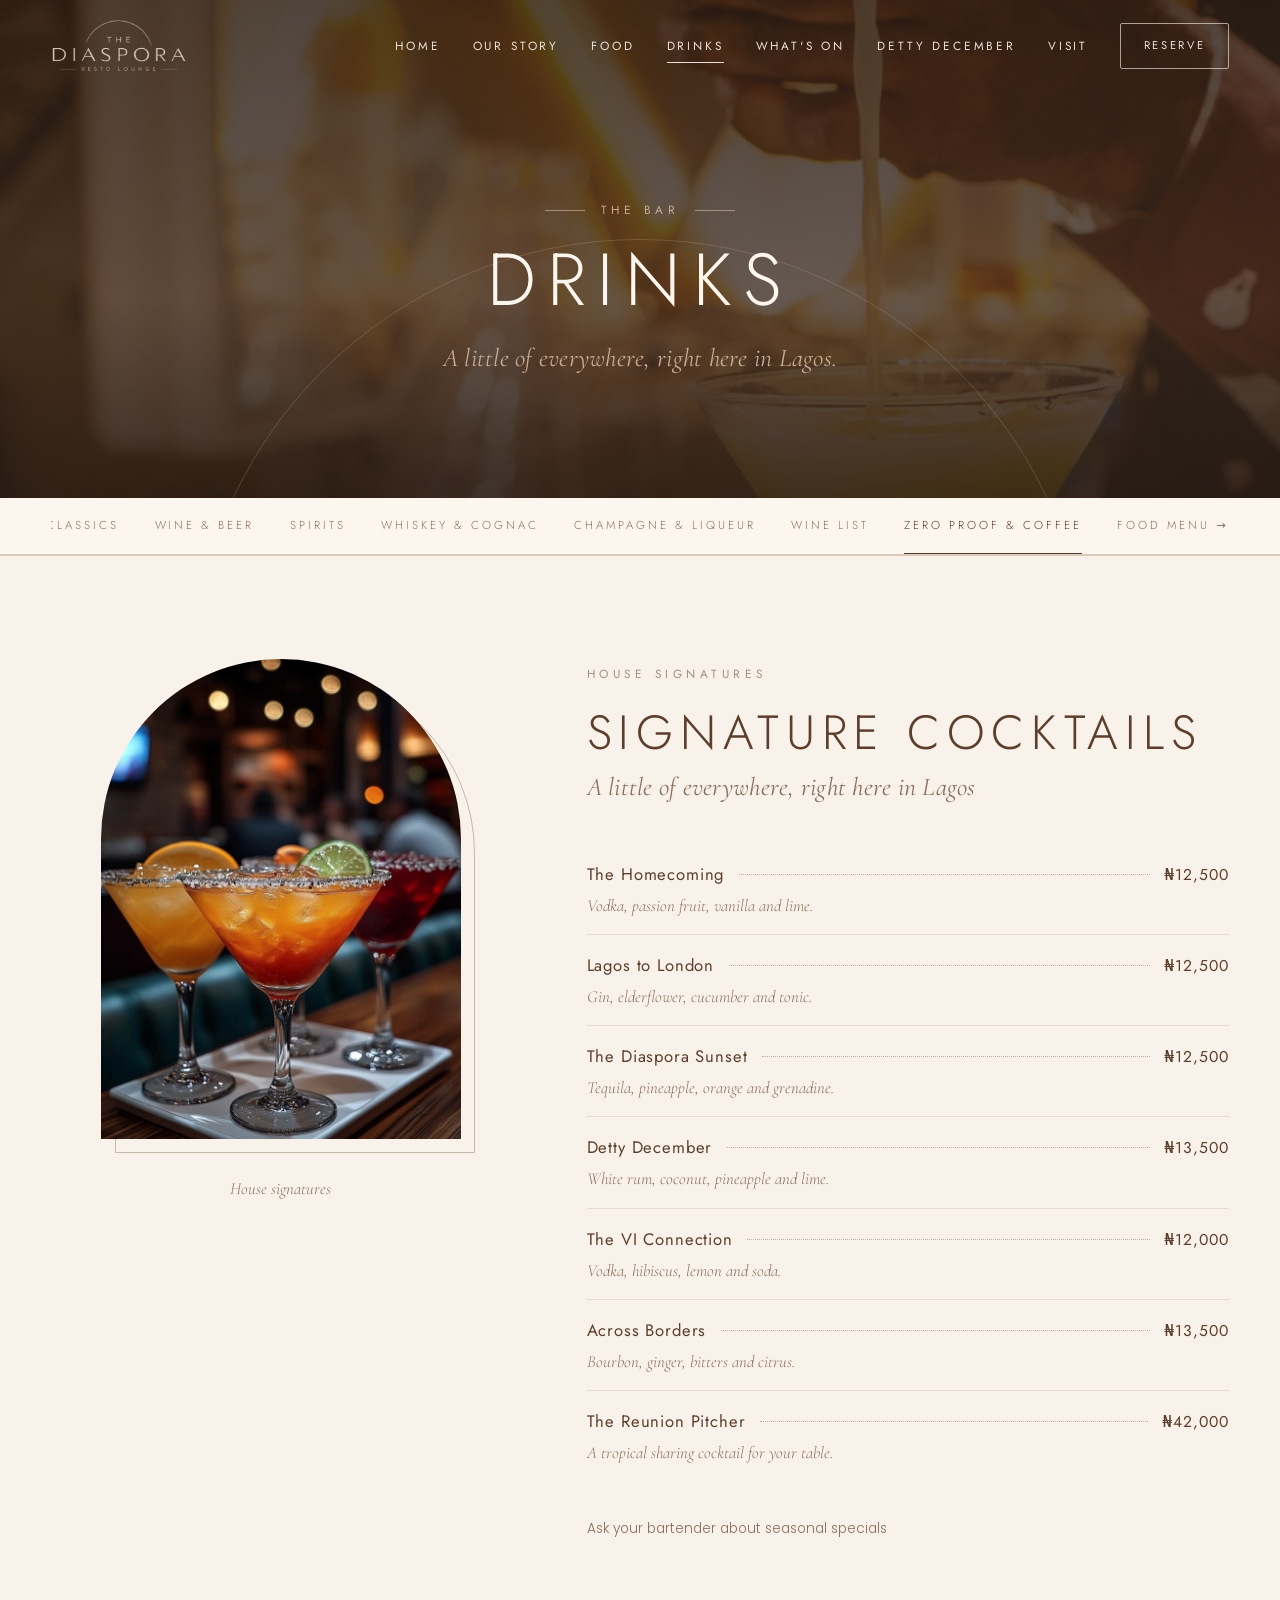
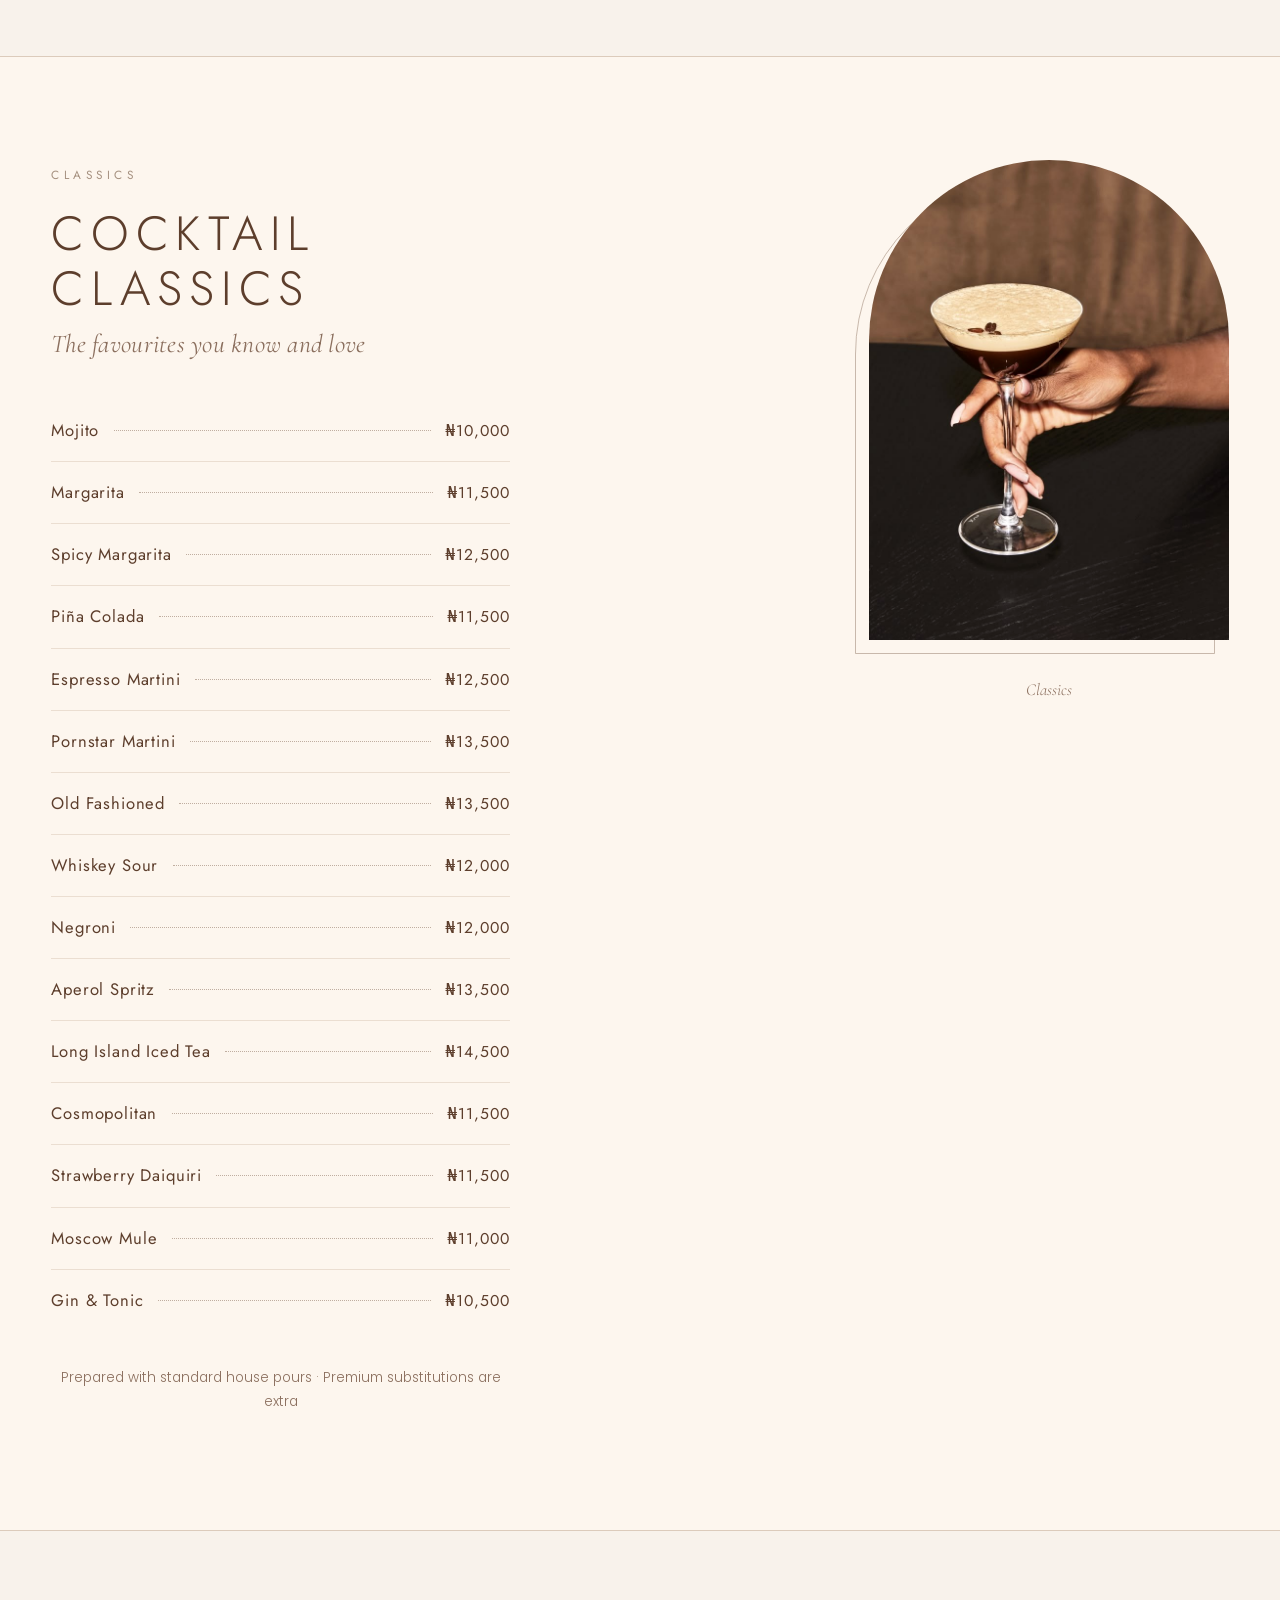
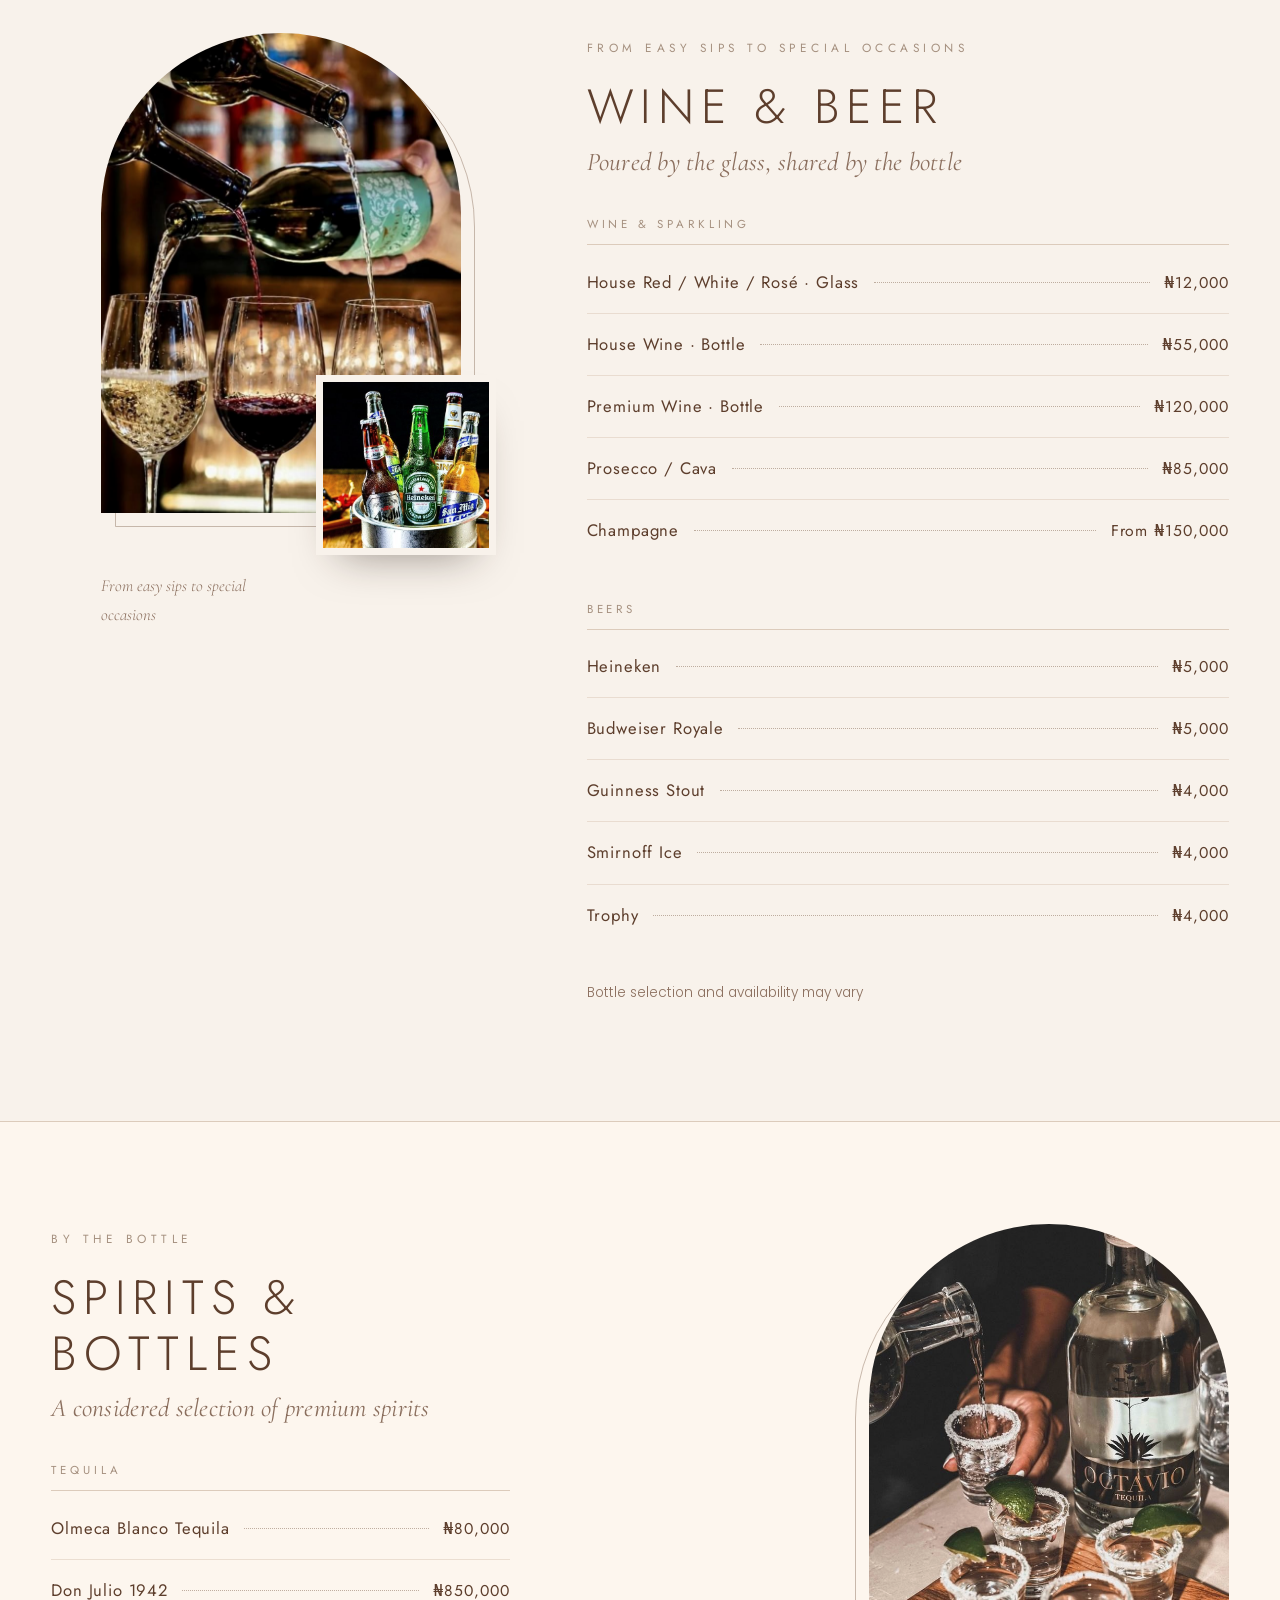
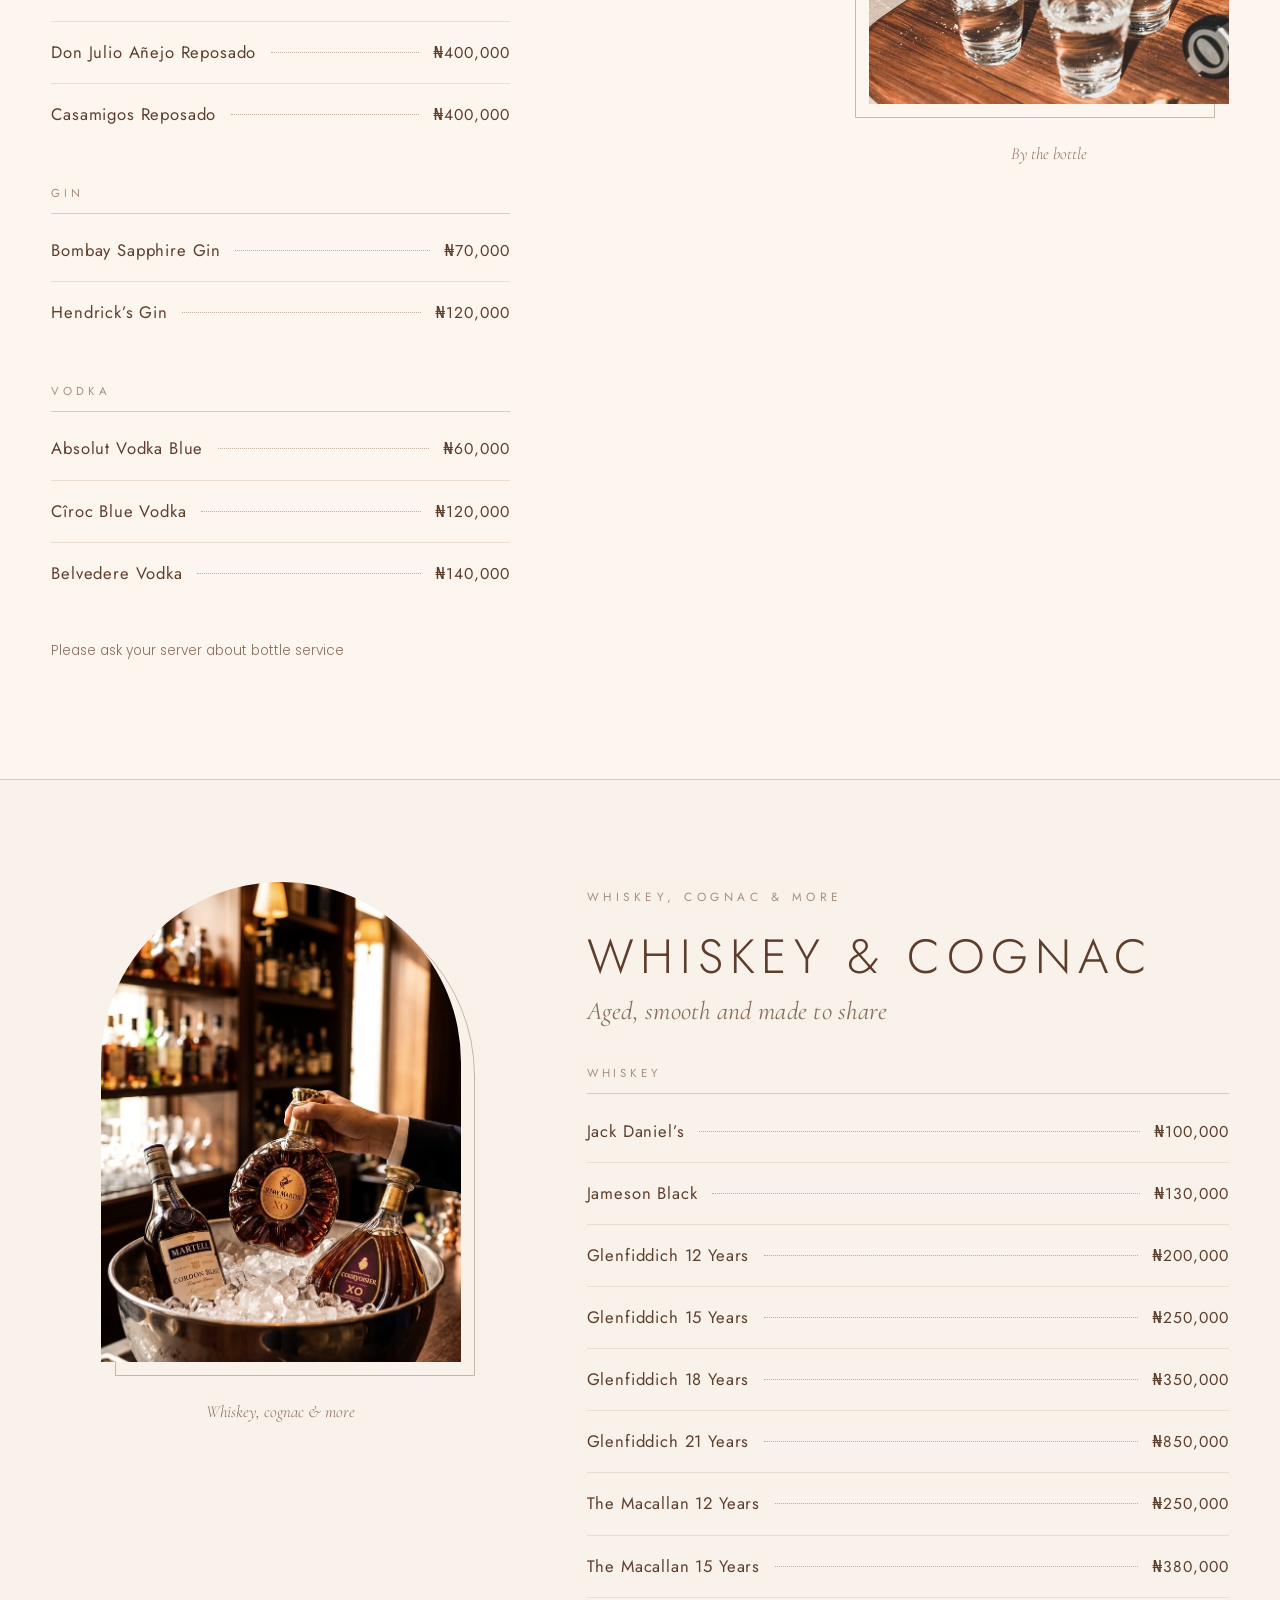
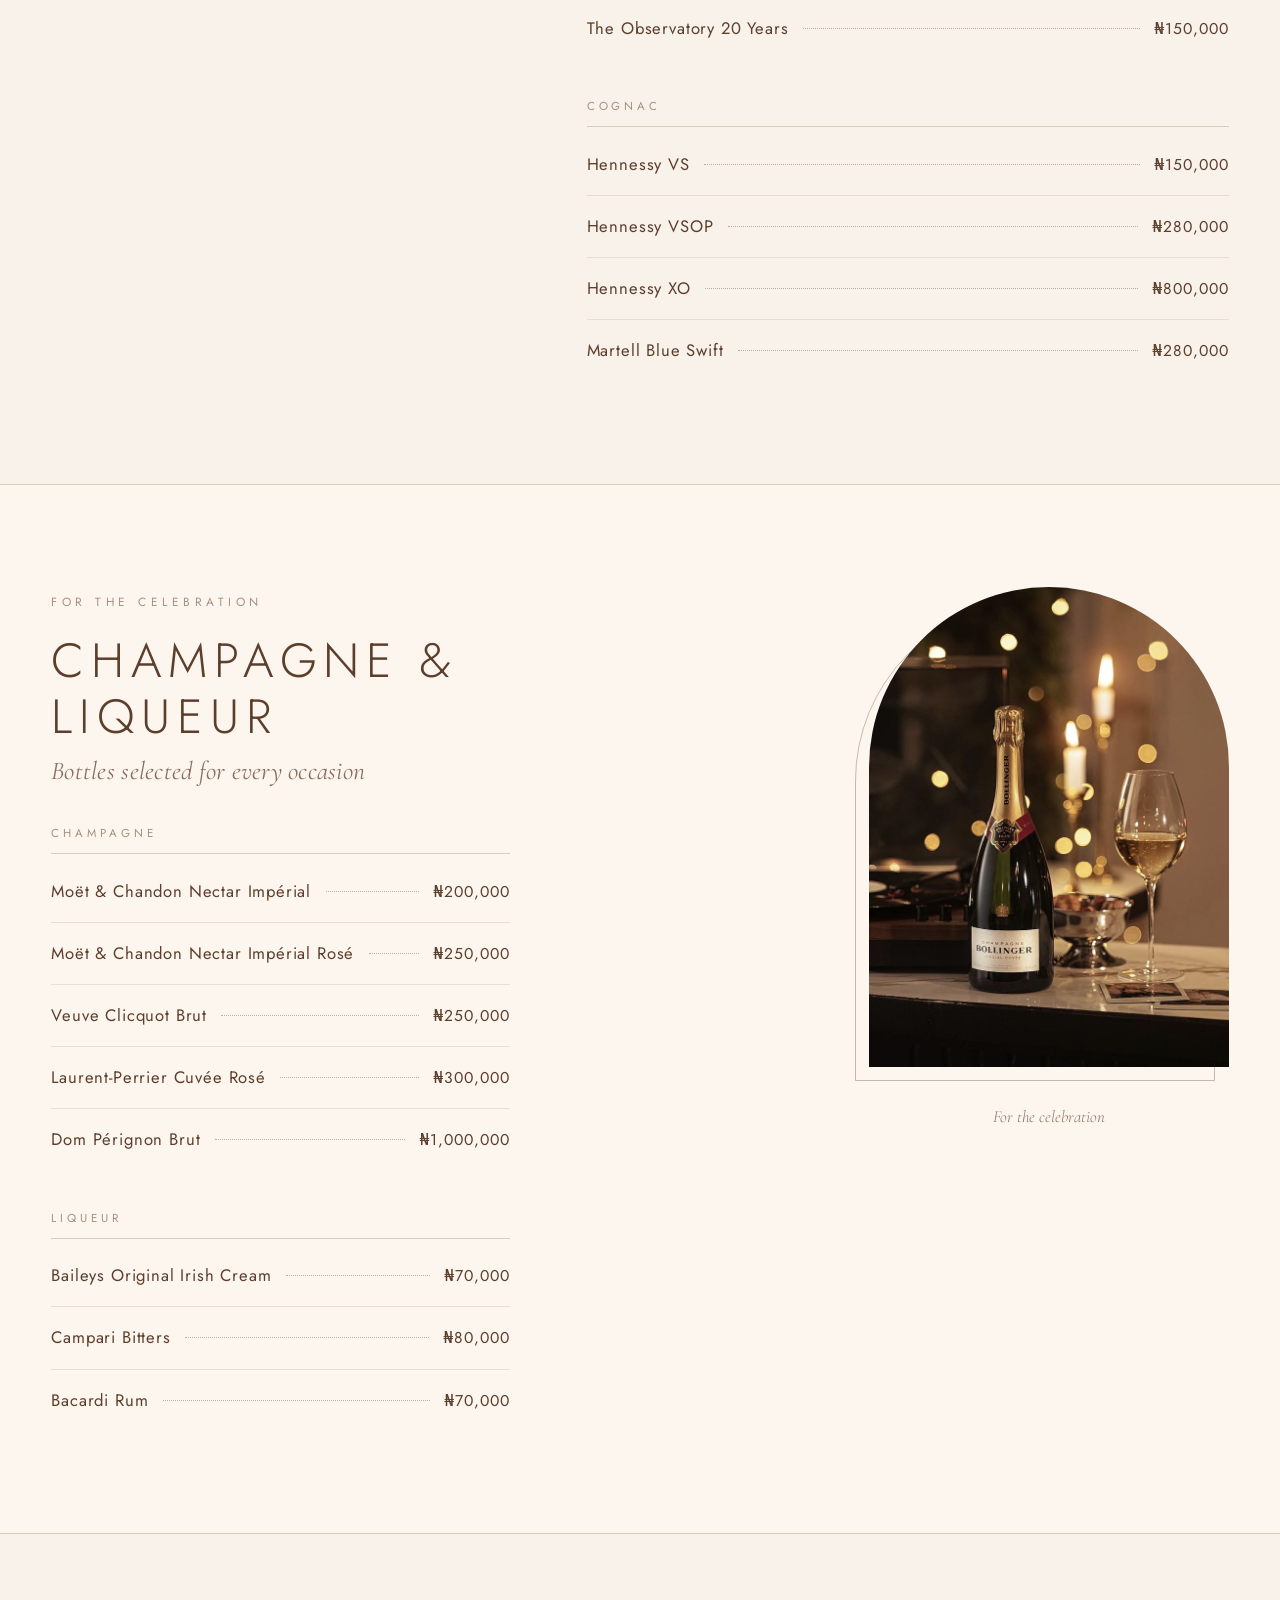
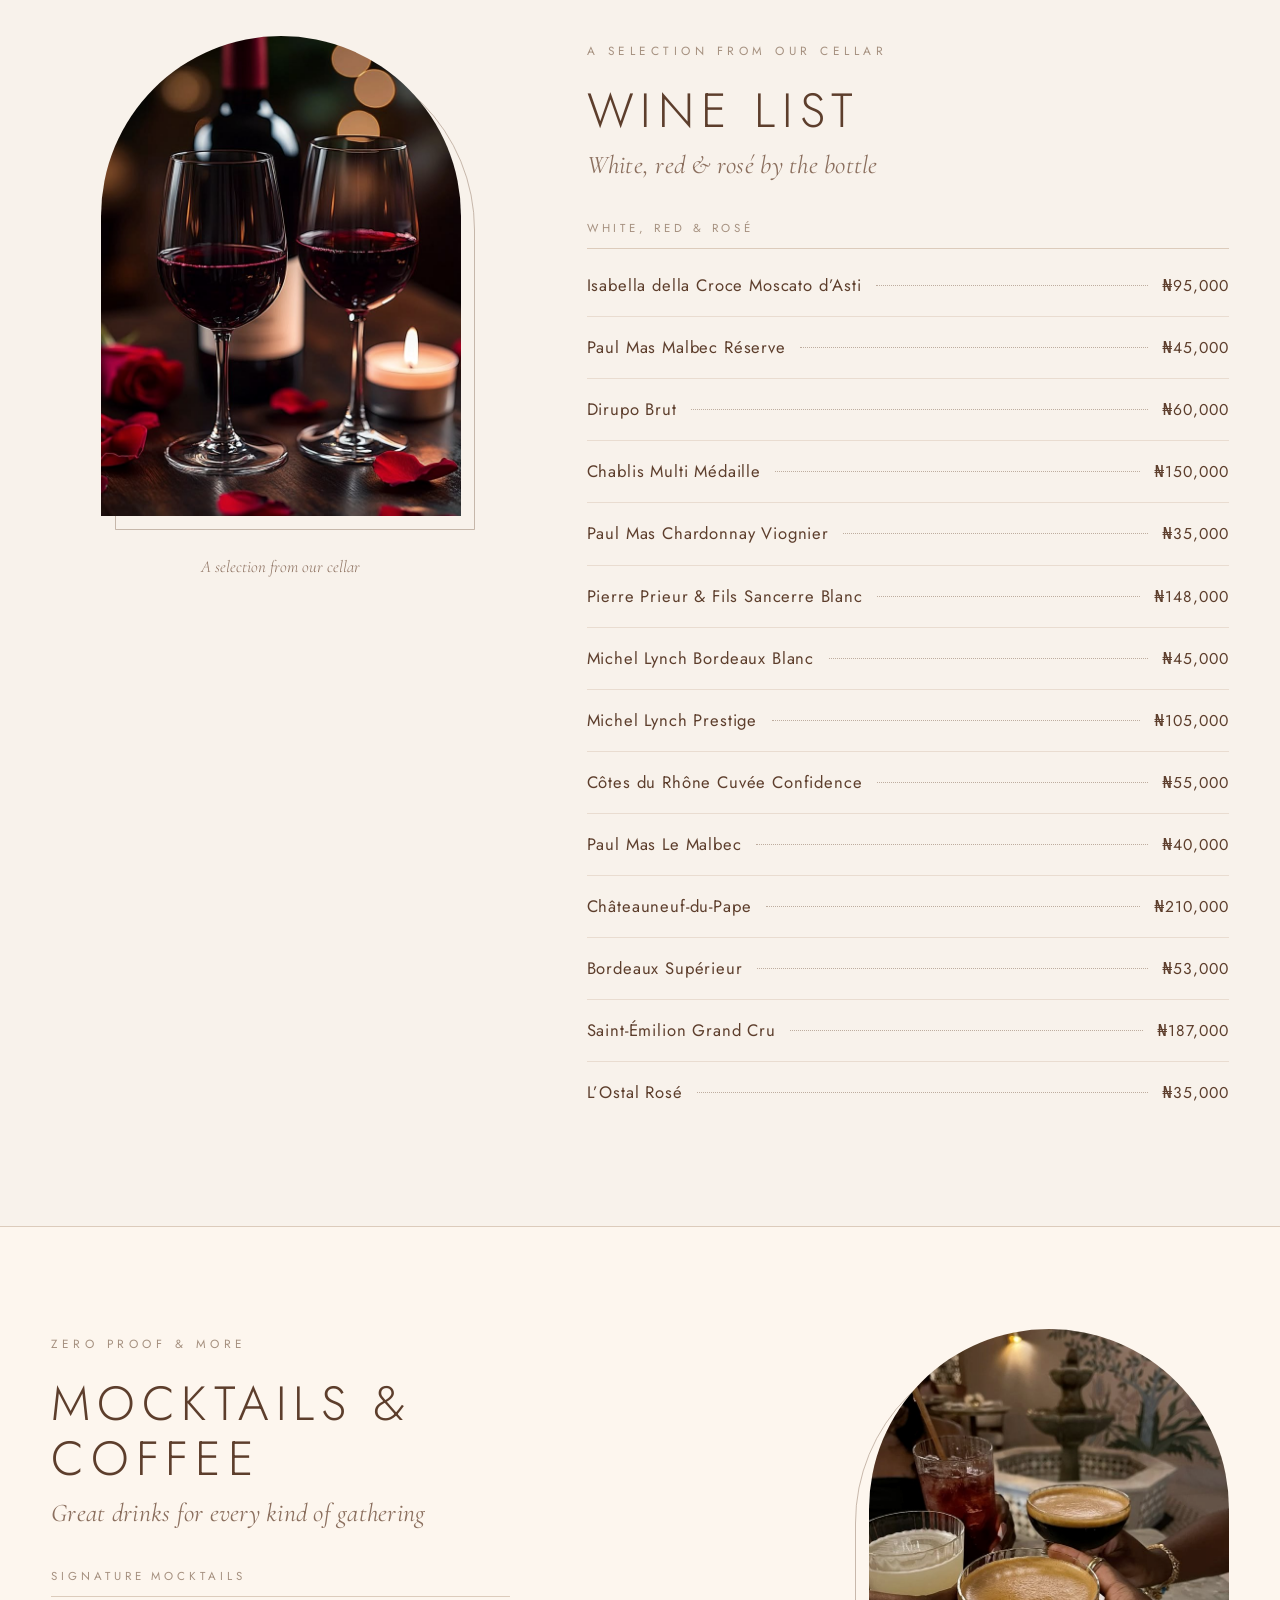
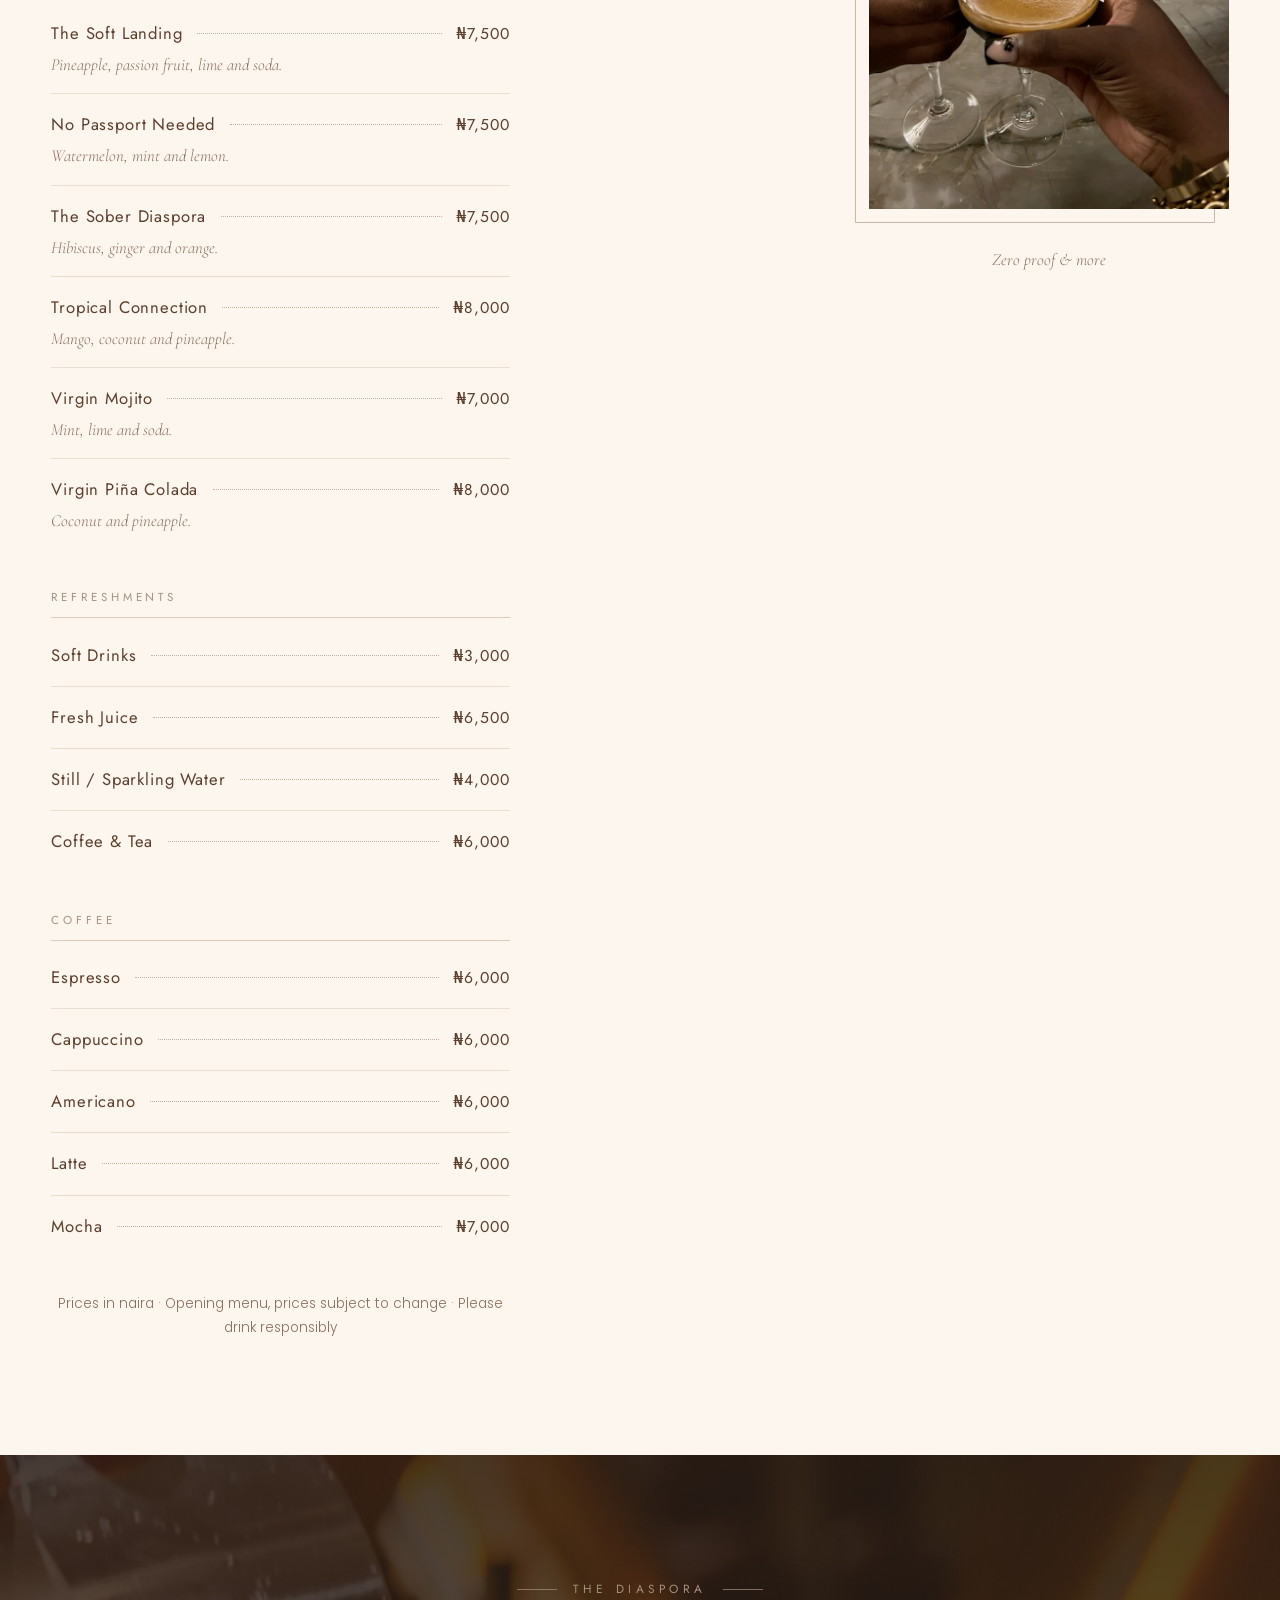
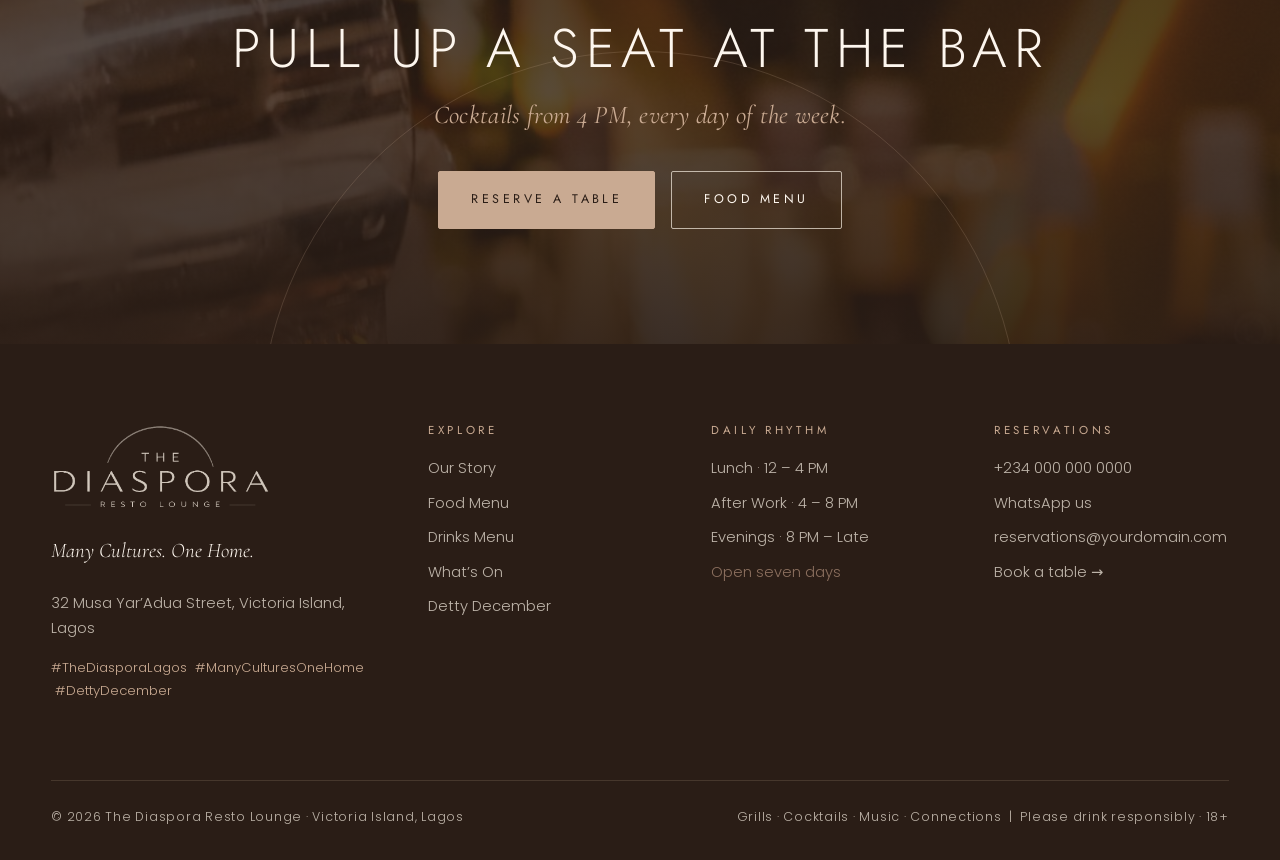
<file: The_Diaspora_Website/drinks.html>
<!DOCTYPE html>
<html lang="en">
<head>
<meta charset="utf-8">
<meta name="viewport" content="width=device-width, initial-scale=1">
<title>Drinks Menu · The Diaspora Resto Lounge</title>
<meta name="description" content="Signature cocktails, classics, wine, champagne, beer, spirits, mocktails and coffee at The Diaspora Resto Lounge, Victoria Island, Lagos.">
<meta name="theme-color" content="#3B2A20">
<meta property="og:title" content="Drinks Menu · The Diaspora Resto Lounge">
<meta property="og:description" content="Signature cocktails, classics, wine, champagne, beer, spirits, mocktails and coffee at The Diaspora Resto Lounge, Victoria Island, Lagos.">
<meta property="og:type" content="website">
<meta property="og:image" content="assets/img/og-image.jpg">
<link rel="icon" href="assets/img/favicon.svg" type="image/svg+xml">
<link rel="preconnect" href="https://fonts.googleapis.com">
<link rel="preconnect" href="https://fonts.gstatic.com" crossorigin>
<link href="https://fonts.googleapis.com/css2?family=Cormorant+Garamond:ital,wght@1,400;1,500&family=Jost:wght@300;400;500&family=Poppins:wght@300;400;500&display=swap" rel="stylesheet">
<link rel="stylesheet" href="assets/css/style.css">
</head>
<body>
<a class="skip" href="#main">Skip to content</a>
<header class="site-header">
  <div class="wrap bar">
    <a class="brand" href="index.html" aria-label="The Diaspora Resto Lounge — home">
      <img class="logo-light" src="assets/img/logo-light.png" alt="The Diaspora Resto Lounge" width="764" height="303">
      <img class="logo-dark" src="assets/img/logo-dark.png" alt="The Diaspora Resto Lounge" width="764" height="303">
    </a>
    <button class="menu-toggle" aria-label="Open menu" aria-expanded="false"><span></span><span></span><span></span></button>
    <nav class="nav" aria-label="Main">
      <a href="index.html">Home</a>
      <a href="our-story.html">Our Story</a>
      <a href="food.html">Food</a>
      <a href="drinks.html" aria-current="page">Drinks</a>
      <a href="whats-on.html">What&#x27;s On</a>
      <a href="detty-december.html">Detty December</a>
      <a href="visit.html">Visit</a>
      <a class="btn light" href="visit.html#reserve">Reserve</a>
    </nav>
  </div>
</header>
<main id="main">
<section class="page-hero has-img">
  <div class="bg"><img src="assets/img/pillar-cocktails.jpg" alt="" style="object-position:center 40%"></div>
  <div class="wrap">
    <div class="eyebrow lined">The Bar</div>
    <h1>Drinks</h1>
    <p class="accent">A little of everywhere, right here in Lagos.</p>
    
  </div>
</section>
<nav class="subnav" aria-label="Drinks menu sections"><div class="wrap">
  <a href="#signatures">Signatures</a><a href="#classics">Classics</a><a href="#wine-beer">Wine &amp; Beer</a><a href="#spirits">Spirits</a><a href="#whiskey">Whiskey &amp; Cognac</a><a href="#champagne">Champagne &amp; Liqueur</a><a href="#wine-list">Wine List</a><a href="#zero-proof">Zero Proof &amp; Coffee</a><a href="food.html">Food Menu →</a>
</div></nav>
<section class="menu-block" id="signatures">
  <div class="wrap mb-grid">
    <figure class="mb-media reveal"><div class="mb-frame"><img src="assets/img/menu-signatures.jpg" alt="Three signature cocktails" loading="lazy" style="object-position:center"></div><figcaption>House signatures</figcaption></figure>
    <div class="mb-body">
      <header class="mb-head reveal"><span class="eyebrow">House signatures</span><h2>Signature Cocktails</h2><p class="accent">A little of everywhere, right here in Lagos</p></header>
      <div class="mb-groups reveal"><div class="m-sub"><ul class="m-list"><li class="m-item"><div class="m-row"><span class="m-name">The Homecoming</span><span class="m-dots" aria-hidden="true"></span><span class="m-price">₦12,500</span></div><p>Vodka, passion fruit, vanilla and lime.</p></li><li class="m-item"><div class="m-row"><span class="m-name">Lagos to London</span><span class="m-dots" aria-hidden="true"></span><span class="m-price">₦12,500</span></div><p>Gin, elderflower, cucumber and tonic.</p></li><li class="m-item"><div class="m-row"><span class="m-name">The Diaspora Sunset</span><span class="m-dots" aria-hidden="true"></span><span class="m-price">₦12,500</span></div><p>Tequila, pineapple, orange and grenadine.</p></li><li class="m-item"><div class="m-row"><span class="m-name">Detty December</span><span class="m-dots" aria-hidden="true"></span><span class="m-price">₦13,500</span></div><p>White rum, coconut, pineapple and lime.</p></li><li class="m-item"><div class="m-row"><span class="m-name">The VI Connection</span><span class="m-dots" aria-hidden="true"></span><span class="m-price">₦12,000</span></div><p>Vodka, hibiscus, lemon and soda.</p></li><li class="m-item"><div class="m-row"><span class="m-name">Across Borders</span><span class="m-dots" aria-hidden="true"></span><span class="m-price">₦13,500</span></div><p>Bourbon, ginger, bitters and citrus.</p></li><li class="m-item"><div class="m-row"><span class="m-name">The Reunion Pitcher</span><span class="m-dots" aria-hidden="true"></span><span class="m-price">₦42,000</span></div><p>A tropical sharing cocktail for your table.</p></li></ul></div></div>
      <p class="note">Ask your bartender about seasonal specials</p>
    </div>
  </div>
</section>
<section class="menu-block flip tint" id="classics">
  <div class="wrap mb-grid">
    <figure class="mb-media reveal"><div class="mb-frame"><img src="assets/img/menu-espresso.jpg" alt="An espresso martini" loading="lazy" style="object-position:center"></div><figcaption>Classics</figcaption></figure>
    <div class="mb-body">
      <header class="mb-head reveal"><span class="eyebrow">Classics</span><h2>Cocktail Classics</h2><p class="accent">The favourites you know and love</p></header>
      <div class="mb-groups reveal"><div class="m-sub"><ul class="m-list"><li class="m-item"><div class="m-row"><span class="m-name">Mojito</span><span class="m-dots" aria-hidden="true"></span><span class="m-price">₦10,000</span></div></li><li class="m-item"><div class="m-row"><span class="m-name">Margarita</span><span class="m-dots" aria-hidden="true"></span><span class="m-price">₦11,500</span></div></li><li class="m-item"><div class="m-row"><span class="m-name">Spicy Margarita</span><span class="m-dots" aria-hidden="true"></span><span class="m-price">₦12,500</span></div></li><li class="m-item"><div class="m-row"><span class="m-name">Piña Colada</span><span class="m-dots" aria-hidden="true"></span><span class="m-price">₦11,500</span></div></li><li class="m-item"><div class="m-row"><span class="m-name">Espresso Martini</span><span class="m-dots" aria-hidden="true"></span><span class="m-price">₦12,500</span></div></li><li class="m-item"><div class="m-row"><span class="m-name">Pornstar Martini</span><span class="m-dots" aria-hidden="true"></span><span class="m-price">₦13,500</span></div></li><li class="m-item"><div class="m-row"><span class="m-name">Old Fashioned</span><span class="m-dots" aria-hidden="true"></span><span class="m-price">₦13,500</span></div></li><li class="m-item"><div class="m-row"><span class="m-name">Whiskey Sour</span><span class="m-dots" aria-hidden="true"></span><span class="m-price">₦12,000</span></div></li><li class="m-item"><div class="m-row"><span class="m-name">Negroni</span><span class="m-dots" aria-hidden="true"></span><span class="m-price">₦12,000</span></div></li><li class="m-item"><div class="m-row"><span class="m-name">Aperol Spritz</span><span class="m-dots" aria-hidden="true"></span><span class="m-price">₦13,500</span></div></li><li class="m-item"><div class="m-row"><span class="m-name">Long Island Iced Tea</span><span class="m-dots" aria-hidden="true"></span><span class="m-price">₦14,500</span></div></li><li class="m-item"><div class="m-row"><span class="m-name">Cosmopolitan</span><span class="m-dots" aria-hidden="true"></span><span class="m-price">₦11,500</span></div></li><li class="m-item"><div class="m-row"><span class="m-name">Strawberry Daiquiri</span><span class="m-dots" aria-hidden="true"></span><span class="m-price">₦11,500</span></div></li><li class="m-item"><div class="m-row"><span class="m-name">Moscow Mule</span><span class="m-dots" aria-hidden="true"></span><span class="m-price">₦11,000</span></div></li><li class="m-item"><div class="m-row"><span class="m-name">Gin &amp; Tonic</span><span class="m-dots" aria-hidden="true"></span><span class="m-price">₦10,500</span></div></li></ul></div></div>
      <p class="note">Prepared with standard house pours · Premium substitutions are extra</p>
    </div>
  </div>
</section>
<section class="menu-block" id="wine-beer">
  <div class="wrap mb-grid">
    <figure class="mb-media reveal has-inset"><div class="mb-frame"><img src="assets/img/menu-wine.jpg" alt="Wine poured into three glasses" loading="lazy" style="object-position:center 45%"><div class="mb-inset"><img src="assets/img/menu-beers.jpg" alt="Chilled beers in an ice bucket" loading="lazy"></div></div><figcaption>From easy sips to special occasions</figcaption></figure>
    <div class="mb-body">
      <header class="mb-head reveal"><span class="eyebrow">From easy sips to special occasions</span><h2>Wine &amp; Beer</h2><p class="accent">Poured by the glass, shared by the bottle</p></header>
      <div class="mb-groups reveal"><div class="m-sub"><h3 class="m-group">Wine &amp; sparkling</h3><ul class="m-list"><li class="m-item"><div class="m-row"><span class="m-name">House Red / White / Rosé · Glass</span><span class="m-dots" aria-hidden="true"></span><span class="m-price">₦12,000</span></div></li><li class="m-item"><div class="m-row"><span class="m-name">House Wine · Bottle</span><span class="m-dots" aria-hidden="true"></span><span class="m-price">₦55,000</span></div></li><li class="m-item"><div class="m-row"><span class="m-name">Premium Wine · Bottle</span><span class="m-dots" aria-hidden="true"></span><span class="m-price">₦120,000</span></div></li><li class="m-item"><div class="m-row"><span class="m-name">Prosecco / Cava</span><span class="m-dots" aria-hidden="true"></span><span class="m-price">₦85,000</span></div></li><li class="m-item"><div class="m-row"><span class="m-name">Champagne</span><span class="m-dots" aria-hidden="true"></span><span class="m-price">From ₦150,000</span></div></li></ul></div><div class="m-sub"><h3 class="m-group">Beers</h3><ul class="m-list"><li class="m-item"><div class="m-row"><span class="m-name">Heineken</span><span class="m-dots" aria-hidden="true"></span><span class="m-price">₦5,000</span></div></li><li class="m-item"><div class="m-row"><span class="m-name">Budweiser Royale</span><span class="m-dots" aria-hidden="true"></span><span class="m-price">₦5,000</span></div></li><li class="m-item"><div class="m-row"><span class="m-name">Guinness Stout</span><span class="m-dots" aria-hidden="true"></span><span class="m-price">₦4,000</span></div></li><li class="m-item"><div class="m-row"><span class="m-name">Smirnoff Ice</span><span class="m-dots" aria-hidden="true"></span><span class="m-price">₦4,000</span></div></li><li class="m-item"><div class="m-row"><span class="m-name">Trophy</span><span class="m-dots" aria-hidden="true"></span><span class="m-price">₦4,000</span></div></li></ul></div></div>
      <p class="note">Bottle selection and availability may vary</p>
    </div>
  </div>
</section>
<section class="menu-block flip tint" id="spirits">
  <div class="wrap mb-grid">
    <figure class="mb-media reveal"><div class="mb-frame"><img src="assets/img/menu-tequila.jpg" alt="Tequila shots poured with lime" loading="lazy" style="object-position:center"></div><figcaption>By the bottle</figcaption></figure>
    <div class="mb-body">
      <header class="mb-head reveal"><span class="eyebrow">By the bottle</span><h2>Spirits &amp; Bottles</h2><p class="accent">A considered selection of premium spirits</p></header>
      <div class="mb-groups reveal"><div class="m-sub"><h3 class="m-group">Tequila</h3><ul class="m-list"><li class="m-item"><div class="m-row"><span class="m-name">Olmeca Blanco Tequila</span><span class="m-dots" aria-hidden="true"></span><span class="m-price">₦80,000</span></div></li><li class="m-item"><div class="m-row"><span class="m-name">Don Julio 1942</span><span class="m-dots" aria-hidden="true"></span><span class="m-price">₦850,000</span></div></li><li class="m-item"><div class="m-row"><span class="m-name">Don Julio Añejo Reposado</span><span class="m-dots" aria-hidden="true"></span><span class="m-price">₦400,000</span></div></li><li class="m-item"><div class="m-row"><span class="m-name">Casamigos Reposado</span><span class="m-dots" aria-hidden="true"></span><span class="m-price">₦400,000</span></div></li></ul></div><div class="m-sub"><h3 class="m-group">Gin</h3><ul class="m-list"><li class="m-item"><div class="m-row"><span class="m-name">Bombay Sapphire Gin</span><span class="m-dots" aria-hidden="true"></span><span class="m-price">₦70,000</span></div></li><li class="m-item"><div class="m-row"><span class="m-name">Hendrick’s Gin</span><span class="m-dots" aria-hidden="true"></span><span class="m-price">₦120,000</span></div></li></ul></div><div class="m-sub"><h3 class="m-group">Vodka</h3><ul class="m-list"><li class="m-item"><div class="m-row"><span class="m-name">Absolut Vodka Blue</span><span class="m-dots" aria-hidden="true"></span><span class="m-price">₦60,000</span></div></li><li class="m-item"><div class="m-row"><span class="m-name">Cîroc Blue Vodka</span><span class="m-dots" aria-hidden="true"></span><span class="m-price">₦120,000</span></div></li><li class="m-item"><div class="m-row"><span class="m-name">Belvedere Vodka</span><span class="m-dots" aria-hidden="true"></span><span class="m-price">₦140,000</span></div></li></ul></div></div>
      <p class="note">Please ask your server about bottle service</p>
    </div>
  </div>
</section>
<section class="menu-block" id="whiskey">
  <div class="wrap mb-grid">
    <figure class="mb-media reveal"><div class="mb-frame"><img src="assets/img/menu-whiskey.jpg" alt="Cognac bottles on ice at the bar" loading="lazy" style="object-position:center"></div><figcaption>Whiskey, cognac &amp; more</figcaption></figure>
    <div class="mb-body">
      <header class="mb-head reveal"><span class="eyebrow">Whiskey, cognac &amp; more</span><h2>Whiskey &amp; Cognac</h2><p class="accent">Aged, smooth and made to share</p></header>
      <div class="mb-groups reveal"><div class="m-sub"><h3 class="m-group">Whiskey</h3><ul class="m-list"><li class="m-item"><div class="m-row"><span class="m-name">Jack Daniel’s</span><span class="m-dots" aria-hidden="true"></span><span class="m-price">₦100,000</span></div></li><li class="m-item"><div class="m-row"><span class="m-name">Jameson Black</span><span class="m-dots" aria-hidden="true"></span><span class="m-price">₦130,000</span></div></li><li class="m-item"><div class="m-row"><span class="m-name">Glenfiddich 12 Years</span><span class="m-dots" aria-hidden="true"></span><span class="m-price">₦200,000</span></div></li><li class="m-item"><div class="m-row"><span class="m-name">Glenfiddich 15 Years</span><span class="m-dots" aria-hidden="true"></span><span class="m-price">₦250,000</span></div></li><li class="m-item"><div class="m-row"><span class="m-name">Glenfiddich 18 Years</span><span class="m-dots" aria-hidden="true"></span><span class="m-price">₦350,000</span></div></li><li class="m-item"><div class="m-row"><span class="m-name">Glenfiddich 21 Years</span><span class="m-dots" aria-hidden="true"></span><span class="m-price">₦850,000</span></div></li><li class="m-item"><div class="m-row"><span class="m-name">The Macallan 12 Years</span><span class="m-dots" aria-hidden="true"></span><span class="m-price">₦250,000</span></div></li><li class="m-item"><div class="m-row"><span class="m-name">The Macallan 15 Years</span><span class="m-dots" aria-hidden="true"></span><span class="m-price">₦380,000</span></div></li><li class="m-item"><div class="m-row"><span class="m-name">The Observatory 20 Years</span><span class="m-dots" aria-hidden="true"></span><span class="m-price">₦150,000</span></div></li></ul></div><div class="m-sub"><h3 class="m-group">Cognac</h3><ul class="m-list"><li class="m-item"><div class="m-row"><span class="m-name">Hennessy VS</span><span class="m-dots" aria-hidden="true"></span><span class="m-price">₦150,000</span></div></li><li class="m-item"><div class="m-row"><span class="m-name">Hennessy VSOP</span><span class="m-dots" aria-hidden="true"></span><span class="m-price">₦280,000</span></div></li><li class="m-item"><div class="m-row"><span class="m-name">Hennessy XO</span><span class="m-dots" aria-hidden="true"></span><span class="m-price">₦800,000</span></div></li><li class="m-item"><div class="m-row"><span class="m-name">Martell Blue Swift</span><span class="m-dots" aria-hidden="true"></span><span class="m-price">₦280,000</span></div></li></ul></div></div>
      
    </div>
  </div>
</section>
<section class="menu-block flip tint" id="champagne">
  <div class="wrap mb-grid">
    <figure class="mb-media reveal"><div class="mb-frame"><img src="assets/img/menu-champagne.jpg" alt="A bottle of champagne and a glass by candlelight" loading="lazy" style="object-position:center"></div><figcaption>For the celebration</figcaption></figure>
    <div class="mb-body">
      <header class="mb-head reveal"><span class="eyebrow">For the celebration</span><h2>Champagne &amp; Liqueur</h2><p class="accent">Bottles selected for every occasion</p></header>
      <div class="mb-groups reveal"><div class="m-sub"><h3 class="m-group">Champagne</h3><ul class="m-list"><li class="m-item"><div class="m-row"><span class="m-name">Moët &amp; Chandon Nectar Impérial</span><span class="m-dots" aria-hidden="true"></span><span class="m-price">₦200,000</span></div></li><li class="m-item"><div class="m-row"><span class="m-name">Moët &amp; Chandon Nectar Impérial Rosé</span><span class="m-dots" aria-hidden="true"></span><span class="m-price">₦250,000</span></div></li><li class="m-item"><div class="m-row"><span class="m-name">Veuve Clicquot Brut</span><span class="m-dots" aria-hidden="true"></span><span class="m-price">₦250,000</span></div></li><li class="m-item"><div class="m-row"><span class="m-name">Laurent-Perrier Cuvée Rosé</span><span class="m-dots" aria-hidden="true"></span><span class="m-price">₦300,000</span></div></li><li class="m-item"><div class="m-row"><span class="m-name">Dom Pérignon Brut</span><span class="m-dots" aria-hidden="true"></span><span class="m-price">₦1,000,000</span></div></li></ul></div><div class="m-sub"><h3 class="m-group">Liqueur</h3><ul class="m-list"><li class="m-item"><div class="m-row"><span class="m-name">Baileys Original Irish Cream</span><span class="m-dots" aria-hidden="true"></span><span class="m-price">₦70,000</span></div></li><li class="m-item"><div class="m-row"><span class="m-name">Campari Bitters</span><span class="m-dots" aria-hidden="true"></span><span class="m-price">₦80,000</span></div></li><li class="m-item"><div class="m-row"><span class="m-name">Bacardi Rum</span><span class="m-dots" aria-hidden="true"></span><span class="m-price">₦70,000</span></div></li></ul></div></div>
      
    </div>
  </div>
</section>
<section class="menu-block" id="wine-list">
  <div class="wrap mb-grid">
    <figure class="mb-media reveal"><div class="mb-frame"><img src="assets/img/menu-winelist.jpg" alt="Two glasses of red wine by candlelight" loading="lazy" style="object-position:center"></div><figcaption>A selection from our cellar</figcaption></figure>
    <div class="mb-body">
      <header class="mb-head reveal"><span class="eyebrow">A selection from our cellar</span><h2>Wine List</h2><p class="accent">White, red &amp; rosé by the bottle</p></header>
      <div class="mb-groups reveal"><div class="m-sub"><h3 class="m-group">White, red &amp; rosé</h3><ul class="m-list"><li class="m-item"><div class="m-row"><span class="m-name">Isabella della Croce Moscato d’Asti</span><span class="m-dots" aria-hidden="true"></span><span class="m-price">₦95,000</span></div></li><li class="m-item"><div class="m-row"><span class="m-name">Paul Mas Malbec Réserve</span><span class="m-dots" aria-hidden="true"></span><span class="m-price">₦45,000</span></div></li><li class="m-item"><div class="m-row"><span class="m-name">Dirupo Brut</span><span class="m-dots" aria-hidden="true"></span><span class="m-price">₦60,000</span></div></li><li class="m-item"><div class="m-row"><span class="m-name">Chablis Multi Médaille</span><span class="m-dots" aria-hidden="true"></span><span class="m-price">₦150,000</span></div></li><li class="m-item"><div class="m-row"><span class="m-name">Paul Mas Chardonnay Viognier</span><span class="m-dots" aria-hidden="true"></span><span class="m-price">₦35,000</span></div></li><li class="m-item"><div class="m-row"><span class="m-name">Pierre Prieur &amp; Fils Sancerre Blanc</span><span class="m-dots" aria-hidden="true"></span><span class="m-price">₦148,000</span></div></li><li class="m-item"><div class="m-row"><span class="m-name">Michel Lynch Bordeaux Blanc</span><span class="m-dots" aria-hidden="true"></span><span class="m-price">₦45,000</span></div></li><li class="m-item"><div class="m-row"><span class="m-name">Michel Lynch Prestige</span><span class="m-dots" aria-hidden="true"></span><span class="m-price">₦105,000</span></div></li><li class="m-item"><div class="m-row"><span class="m-name">Côtes du Rhône Cuvée Confidence</span><span class="m-dots" aria-hidden="true"></span><span class="m-price">₦55,000</span></div></li><li class="m-item"><div class="m-row"><span class="m-name">Paul Mas Le Malbec</span><span class="m-dots" aria-hidden="true"></span><span class="m-price">₦40,000</span></div></li><li class="m-item"><div class="m-row"><span class="m-name">Châteauneuf-du-Pape</span><span class="m-dots" aria-hidden="true"></span><span class="m-price">₦210,000</span></div></li><li class="m-item"><div class="m-row"><span class="m-name">Bordeaux Supérieur</span><span class="m-dots" aria-hidden="true"></span><span class="m-price">₦53,000</span></div></li><li class="m-item"><div class="m-row"><span class="m-name">Saint-Émilion Grand Cru</span><span class="m-dots" aria-hidden="true"></span><span class="m-price">₦187,000</span></div></li><li class="m-item"><div class="m-row"><span class="m-name">L’Ostal Rosé</span><span class="m-dots" aria-hidden="true"></span><span class="m-price">₦35,000</span></div></li></ul></div></div>
      
    </div>
  </div>
</section>
<section class="menu-block flip tint" id="zero-proof">
  <div class="wrap mb-grid">
    <figure class="mb-media reveal"><div class="mb-frame"><img src="assets/img/menu-coffee.jpg" alt="Friends toasting with drinks" loading="lazy" style="object-position:center 40%"></div><figcaption>Zero proof &amp; more</figcaption></figure>
    <div class="mb-body">
      <header class="mb-head reveal"><span class="eyebrow">Zero proof &amp; more</span><h2>Mocktails &amp; Coffee</h2><p class="accent">Great drinks for every kind of gathering</p></header>
      <div class="mb-groups reveal"><div class="m-sub"><h3 class="m-group">Signature mocktails</h3><ul class="m-list"><li class="m-item"><div class="m-row"><span class="m-name">The Soft Landing</span><span class="m-dots" aria-hidden="true"></span><span class="m-price">₦7,500</span></div><p>Pineapple, passion fruit, lime and soda.</p></li><li class="m-item"><div class="m-row"><span class="m-name">No Passport Needed</span><span class="m-dots" aria-hidden="true"></span><span class="m-price">₦7,500</span></div><p>Watermelon, mint and lemon.</p></li><li class="m-item"><div class="m-row"><span class="m-name">The Sober Diaspora</span><span class="m-dots" aria-hidden="true"></span><span class="m-price">₦7,500</span></div><p>Hibiscus, ginger and orange.</p></li><li class="m-item"><div class="m-row"><span class="m-name">Tropical Connection</span><span class="m-dots" aria-hidden="true"></span><span class="m-price">₦8,000</span></div><p>Mango, coconut and pineapple.</p></li><li class="m-item"><div class="m-row"><span class="m-name">Virgin Mojito</span><span class="m-dots" aria-hidden="true"></span><span class="m-price">₦7,000</span></div><p>Mint, lime and soda.</p></li><li class="m-item"><div class="m-row"><span class="m-name">Virgin Piña Colada</span><span class="m-dots" aria-hidden="true"></span><span class="m-price">₦8,000</span></div><p>Coconut and pineapple.</p></li></ul></div><div class="m-sub"><h3 class="m-group">Refreshments</h3><ul class="m-list"><li class="m-item"><div class="m-row"><span class="m-name">Soft Drinks</span><span class="m-dots" aria-hidden="true"></span><span class="m-price">₦3,000</span></div></li><li class="m-item"><div class="m-row"><span class="m-name">Fresh Juice</span><span class="m-dots" aria-hidden="true"></span><span class="m-price">₦6,500</span></div></li><li class="m-item"><div class="m-row"><span class="m-name">Still / Sparkling Water</span><span class="m-dots" aria-hidden="true"></span><span class="m-price">₦4,000</span></div></li><li class="m-item"><div class="m-row"><span class="m-name">Coffee &amp; Tea</span><span class="m-dots" aria-hidden="true"></span><span class="m-price">₦6,000</span></div></li></ul></div><div class="m-sub"><h3 class="m-group">Coffee</h3><ul class="m-list"><li class="m-item"><div class="m-row"><span class="m-name">Espresso</span><span class="m-dots" aria-hidden="true"></span><span class="m-price">₦6,000</span></div></li><li class="m-item"><div class="m-row"><span class="m-name">Cappuccino</span><span class="m-dots" aria-hidden="true"></span><span class="m-price">₦6,000</span></div></li><li class="m-item"><div class="m-row"><span class="m-name">Americano</span><span class="m-dots" aria-hidden="true"></span><span class="m-price">₦6,000</span></div></li><li class="m-item"><div class="m-row"><span class="m-name">Latte</span><span class="m-dots" aria-hidden="true"></span><span class="m-price">₦6,000</span></div></li><li class="m-item"><div class="m-row"><span class="m-name">Mocha</span><span class="m-dots" aria-hidden="true"></span><span class="m-price">₦7,000</span></div></li></ul></div></div>
      <p class="note">Prices in naira · Opening menu, prices subject to change · Please drink responsibly</p>
    </div>
  </div>
</section>
<section class="cta-band has-img">
  <div class="cta-bg"><img src="assets/img/venue-pour.jpg" alt="" loading="lazy"></div>
  <div class="wrap reveal">
    <div class="eyebrow lined">The Diaspora</div>
    <h2 class="title">Pull up a seat at the bar</h2>
    <p class="accent">Cocktails from 4 PM, every day of the week.</p>
    <div class="btn-row" style="justify-content:center"><a class="btn glow" href="visit.html#reserve">Reserve a Table</a><a class="btn light" href="food.html">Food menu</a></div>
  </div>
</section>
</main>
<footer class="site-footer">
  <div class="wrap">
    <div class="footer-grid">
      <div>
        <img class="footer-logo" src="assets/img/logo-light.png" alt="The Diaspora Resto Lounge" width="764" height="303">
        <p class="footer-tag">Many Cultures. One Home.</p>
        <p>32 Musa Yar’Adua Street, Victoria Island, Lagos</p>
        <p class="hashtags">#TheDiasporaLagos &nbsp;#ManyCulturesOneHome &nbsp;#DettyDecember</p>
      </div>
      <div>
        <h4>Explore</h4>
        <ul>
          <li><a href="our-story.html">Our Story</a></li>
          <li><a href="food.html">Food Menu</a></li>
          <li><a href="drinks.html">Drinks Menu</a></li>
          <li><a href="whats-on.html">What’s On</a></li>
          <li><a href="detty-december.html">Detty December</a></li>
        </ul>
      </div>
      <div>
        <h4>Daily Rhythm</h4>
        <ul>
          <li>Lunch · 12 – 4 PM</li>
          <li>After Work · 4 – 8 PM</li>
          <li>Evenings · 8 PM – Late</li>
          <li class="muted">Open seven days</li>
        </ul>
      </div>
      <div>
        <h4>Reservations</h4>
        <ul>
          <li><a data-phone href="#"></a></li>
          <li><a data-whatsapp href="#" target="_blank" rel="noopener">WhatsApp us</a></li>
          <li><a data-email href="#"></a></li>
          <li><a href="visit.html#reserve">Book a table →</a></li>
          <li><a data-social="instagram" href="#" target="_blank" rel="noopener">Instagram</a></li>
          <li><a data-social="tiktok" href="#" target="_blank" rel="noopener">TikTok</a></li>
          <li><a data-social="x" href="#" target="_blank" rel="noopener">X</a></li>
        </ul>
      </div>
    </div>
    <div class="footer-base">
      <span>© <span data-year>2026</span> The Diaspora Resto Lounge · Victoria Island, Lagos</span>
      <span>Grills · Cocktails · Music · Connections &nbsp;|&nbsp; Please drink responsibly · 18+</span>
    </div>
  </div>
</footer>
<script src="assets/js/config.js"></script>
<script src="assets/js/main.js"></script>
</body>
</html>
</file>
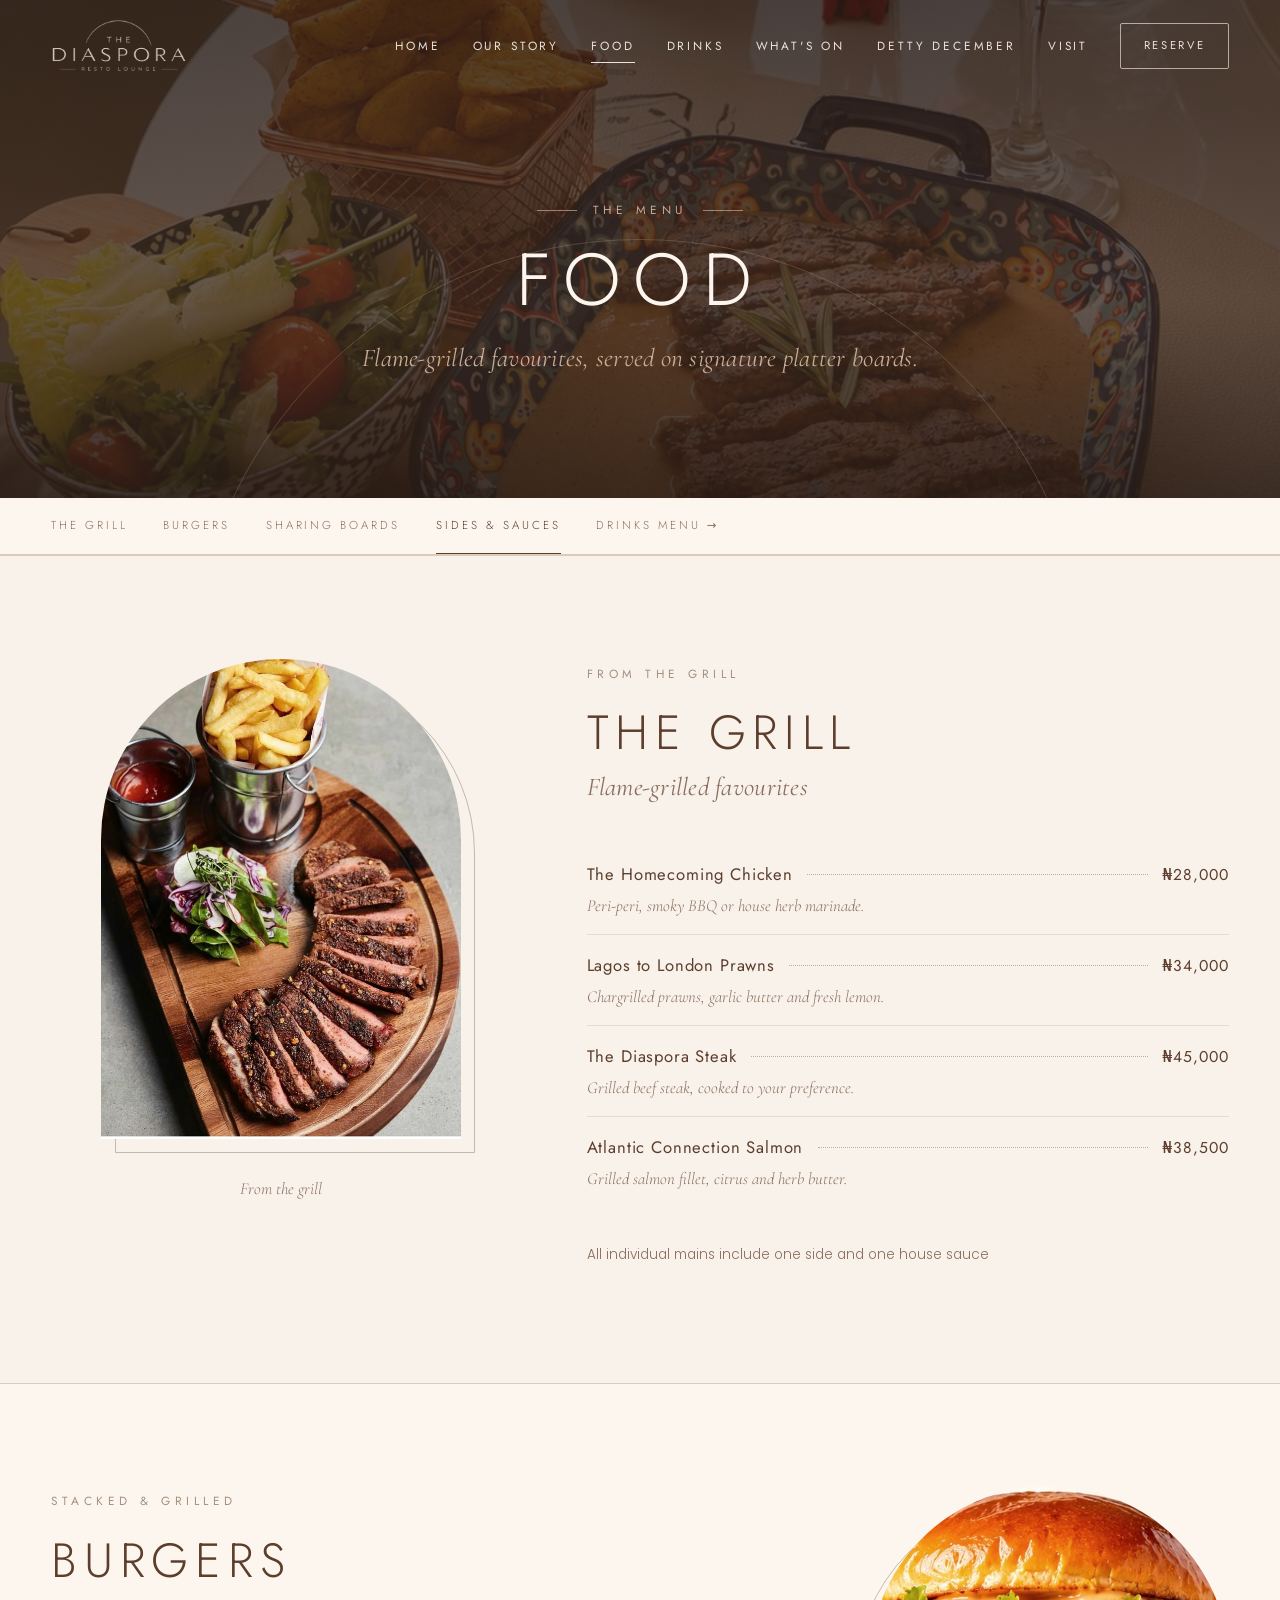
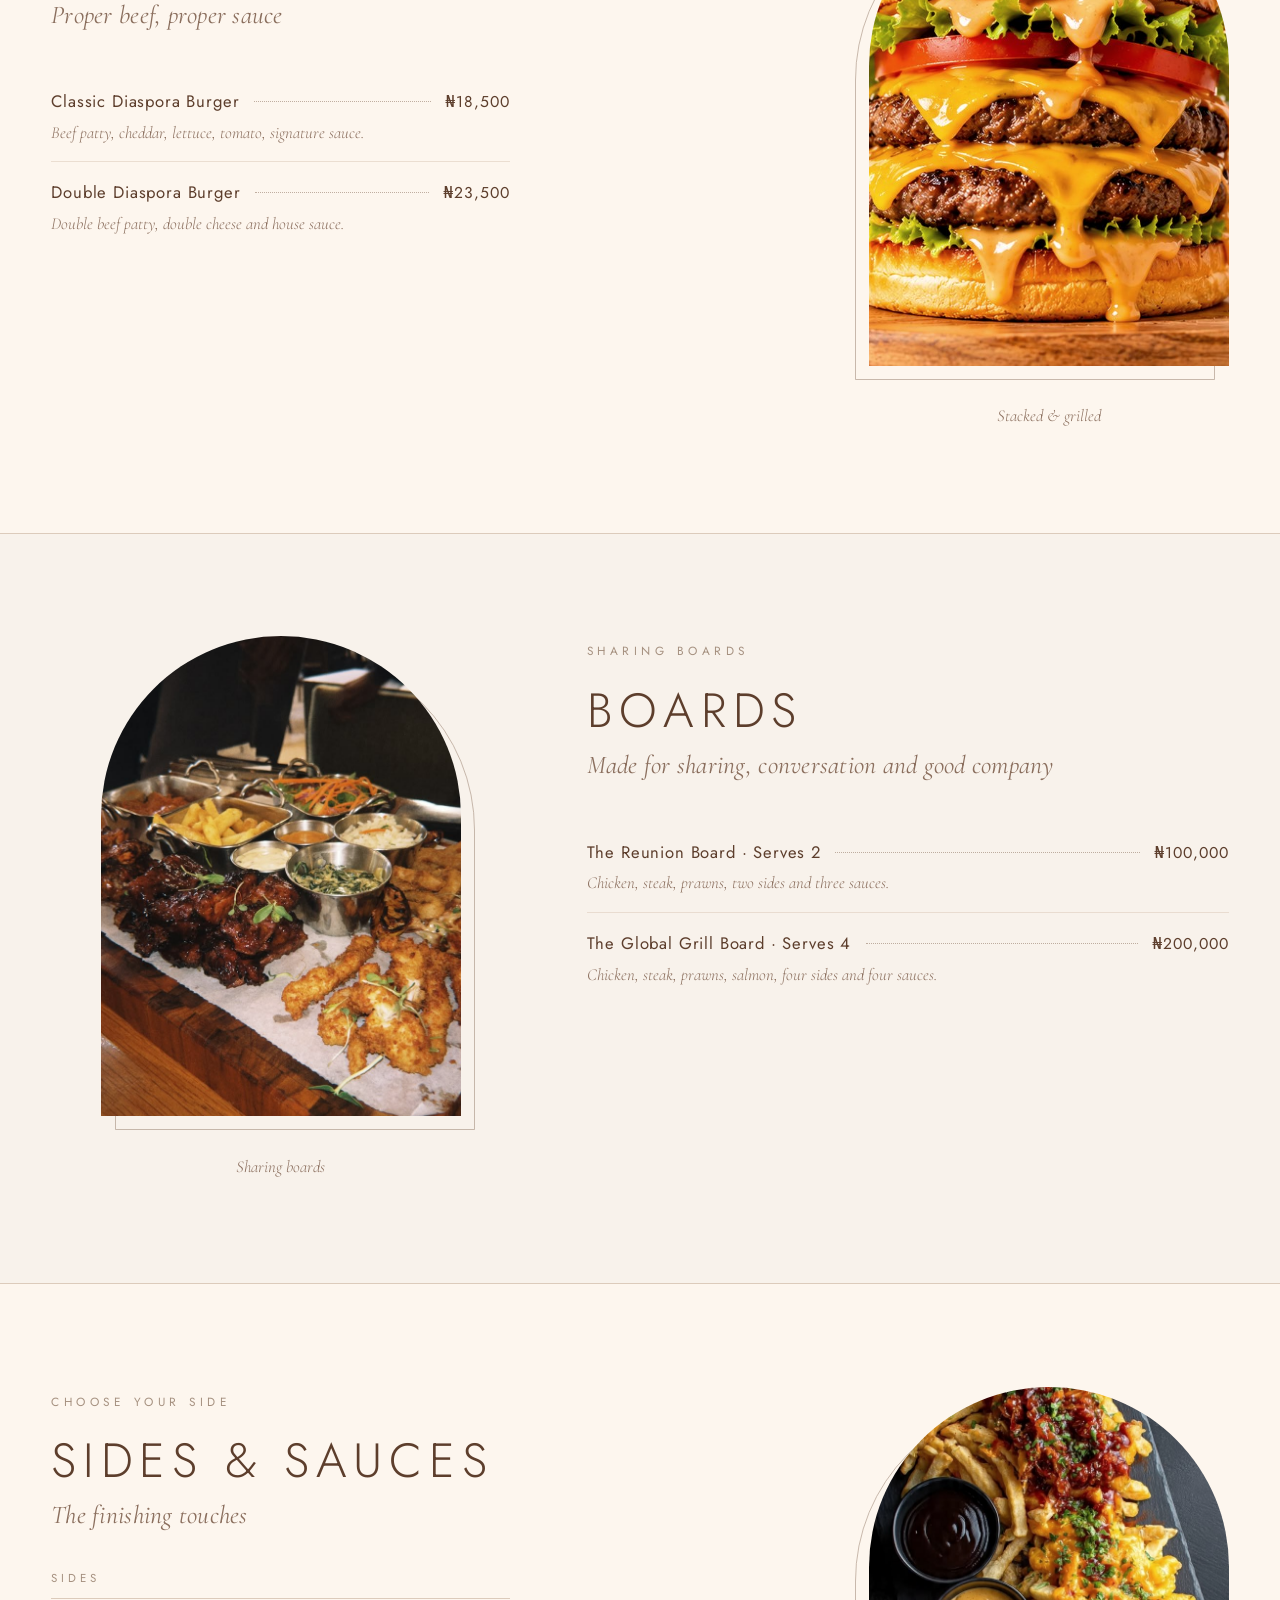
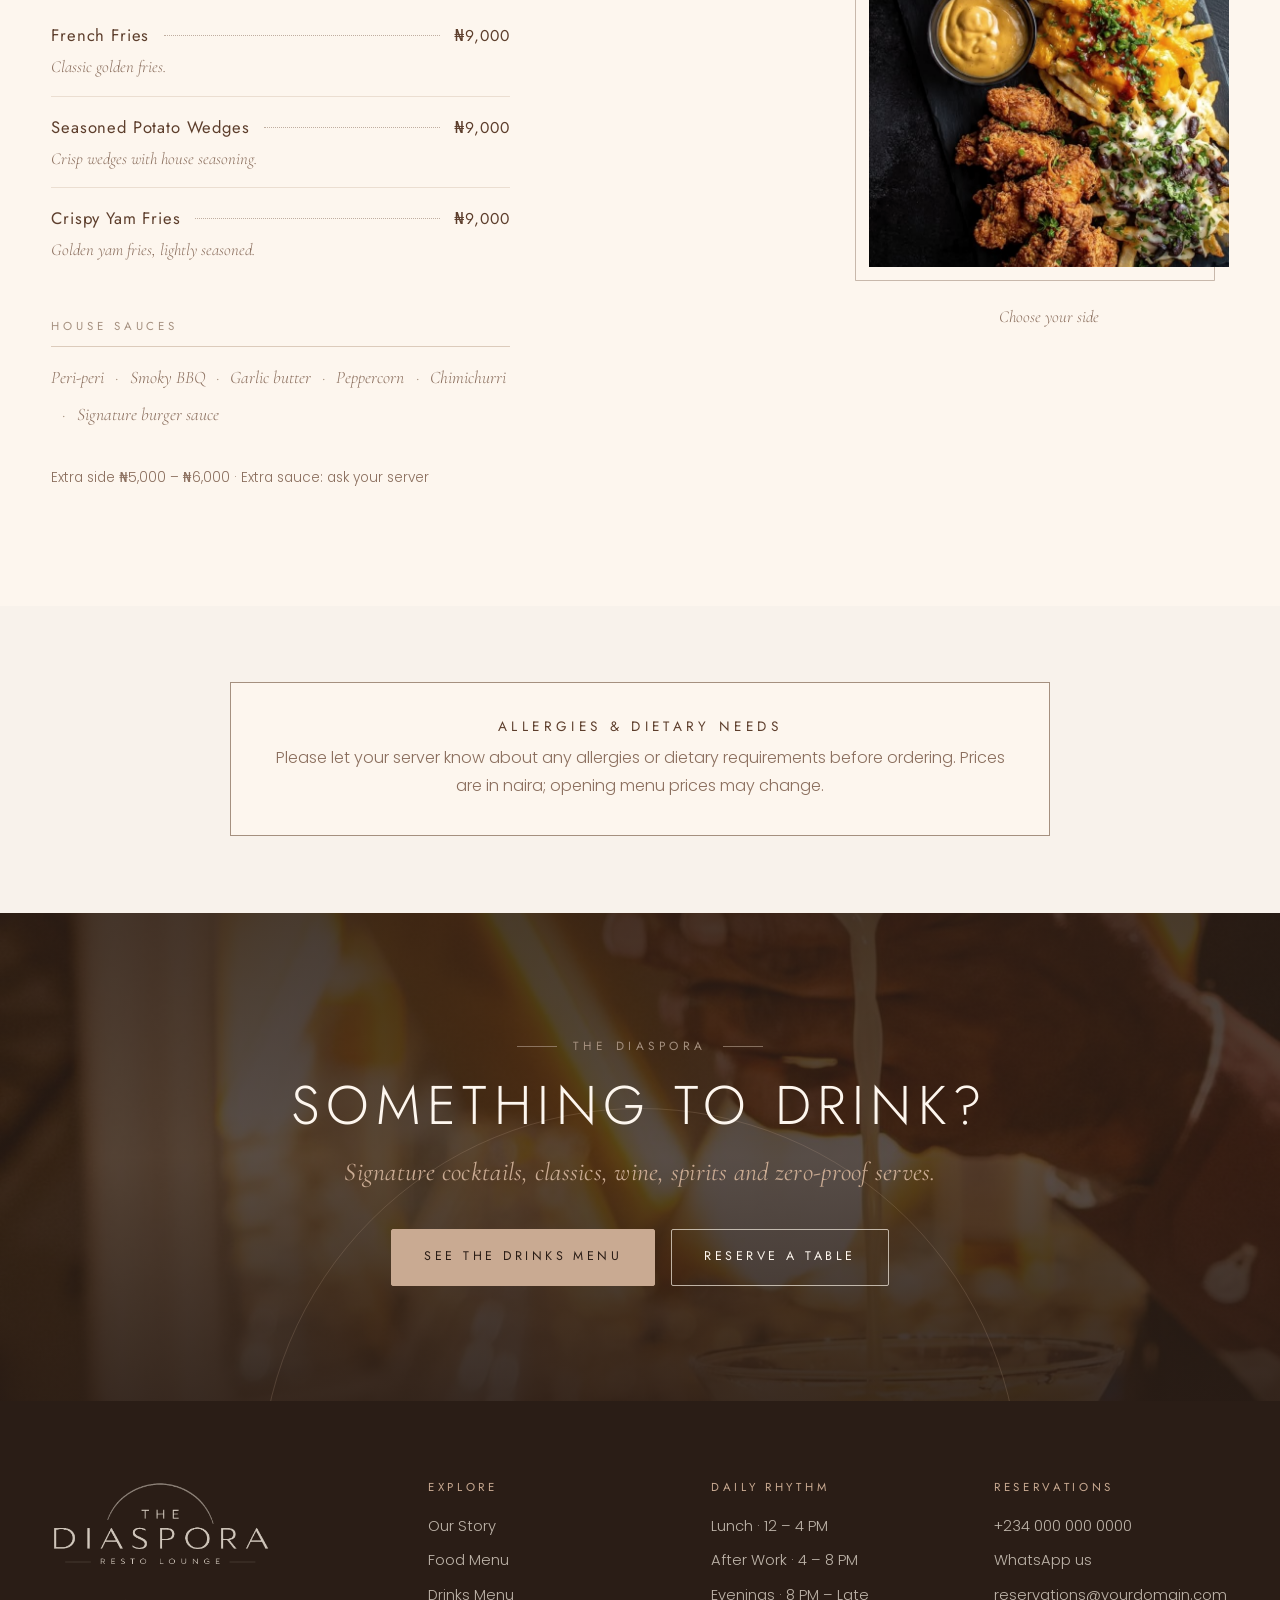
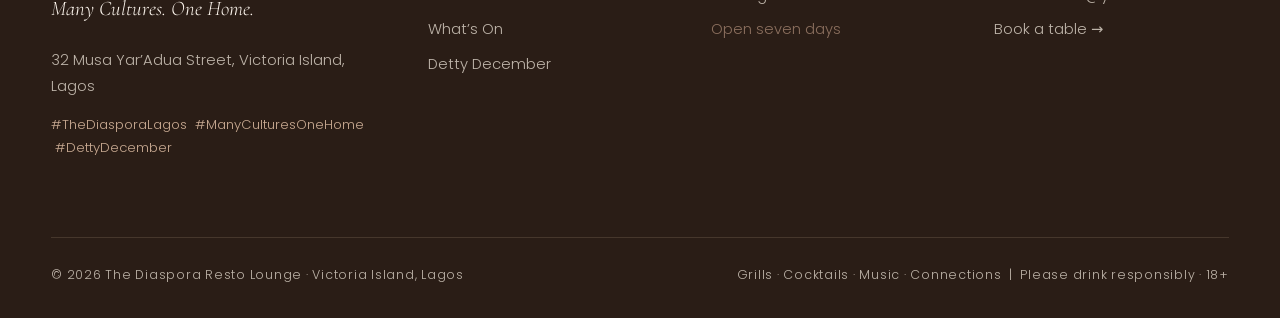
<file: The_Diaspora_Website/food.html>
<!DOCTYPE html>
<html lang="en">
<head>
<meta charset="utf-8">
<meta name="viewport" content="width=device-width, initial-scale=1">
<title>Food Menu · The Diaspora Resto Lounge</title>
<meta name="description" content="The Diaspora food menu — The Homecoming Chicken, Lagos to London Prawns, The Diaspora Steak, Atlantic Connection Salmon, burgers and sharing boards.">
<meta name="theme-color" content="#3B2A20">
<meta property="og:title" content="Food Menu · The Diaspora Resto Lounge">
<meta property="og:description" content="The Diaspora food menu — The Homecoming Chicken, Lagos to London Prawns, The Diaspora Steak, Atlantic Connection Salmon, burgers and sharing boards.">
<meta property="og:type" content="website">
<meta property="og:image" content="assets/img/og-image.jpg">
<link rel="icon" href="assets/img/favicon.svg" type="image/svg+xml">
<link rel="preconnect" href="https://fonts.googleapis.com">
<link rel="preconnect" href="https://fonts.gstatic.com" crossorigin>
<link href="https://fonts.googleapis.com/css2?family=Cormorant+Garamond:ital,wght@1,400;1,500&family=Jost:wght@300;400;500&family=Poppins:wght@300;400;500&display=swap" rel="stylesheet">
<link rel="stylesheet" href="assets/css/style.css">
</head>
<body>
<a class="skip" href="#main">Skip to content</a>
<header class="site-header">
  <div class="wrap bar">
    <a class="brand" href="index.html" aria-label="The Diaspora Resto Lounge — home">
      <img class="logo-light" src="assets/img/logo-light.png" alt="The Diaspora Resto Lounge" width="764" height="303">
      <img class="logo-dark" src="assets/img/logo-dark.png" alt="The Diaspora Resto Lounge" width="764" height="303">
    </a>
    <button class="menu-toggle" aria-label="Open menu" aria-expanded="false"><span></span><span></span><span></span></button>
    <nav class="nav" aria-label="Main">
      <a href="index.html">Home</a>
      <a href="our-story.html">Our Story</a>
      <a href="food.html" aria-current="page">Food</a>
      <a href="drinks.html">Drinks</a>
      <a href="whats-on.html">What&#x27;s On</a>
      <a href="detty-december.html">Detty December</a>
      <a href="visit.html">Visit</a>
      <a class="btn light" href="visit.html#reserve">Reserve</a>
    </nav>
  </div>
</header>
<main id="main">
<section class="page-hero has-img">
  <div class="bg"><img src="assets/img/vibe-steak-window.jpg" alt="" style="object-position:center 75%"></div>
  <div class="wrap">
    <div class="eyebrow lined">The Menu</div>
    <h1>Food</h1>
    <p class="accent">Flame-grilled favourites, served on signature platter boards.</p>
    
  </div>
</section>
<nav class="subnav" aria-label="Food menu sections"><div class="wrap">
  <a href="#grill">The Grill</a><a href="#burgers">Burgers</a><a href="#boards">Sharing Boards</a><a href="#sides">Sides &amp; Sauces</a><a href="drinks.html">Drinks Menu →</a>
</div></nav>
<section class="menu-block" id="grill">
  <div class="wrap mb-grid">
    <figure class="mb-media reveal"><div class="mb-frame"><img src="assets/img/pillar-grills.jpg" alt="Sliced grilled steak on a board" loading="lazy" style="object-position:center 65%"></div><figcaption>From the grill</figcaption></figure>
    <div class="mb-body">
      <header class="mb-head reveal"><span class="eyebrow">From the grill</span><h2>The Grill</h2><p class="accent">Flame-grilled favourites</p></header>
      <div class="mb-groups reveal"><div class="m-sub"><ul class="m-list"><li class="m-item"><div class="m-row"><span class="m-name">The Homecoming Chicken</span><span class="m-dots" aria-hidden="true"></span><span class="m-price">₦28,000</span></div><p>Peri-peri, smoky BBQ or house herb marinade.</p></li><li class="m-item"><div class="m-row"><span class="m-name">Lagos to London Prawns</span><span class="m-dots" aria-hidden="true"></span><span class="m-price">₦34,000</span></div><p>Chargrilled prawns, garlic butter and fresh lemon.</p></li><li class="m-item"><div class="m-row"><span class="m-name">The Diaspora Steak</span><span class="m-dots" aria-hidden="true"></span><span class="m-price">₦45,000</span></div><p>Grilled beef steak, cooked to your preference.</p></li><li class="m-item"><div class="m-row"><span class="m-name">Atlantic Connection Salmon</span><span class="m-dots" aria-hidden="true"></span><span class="m-price">₦38,500</span></div><p>Grilled salmon fillet, citrus and herb butter.</p></li></ul></div></div>
      <p class="note">All individual mains include one side and one house sauce</p>
    </div>
  </div>
</section>
<section class="menu-block flip tint" id="burgers">
  <div class="wrap mb-grid">
    <figure class="mb-media reveal"><div class="mb-frame"><img src="assets/img/burger-double.jpg" alt="The Double Diaspora Burger" loading="lazy" style="object-position:center"></div><figcaption>Stacked &amp; grilled</figcaption></figure>
    <div class="mb-body">
      <header class="mb-head reveal"><span class="eyebrow">Stacked &amp; grilled</span><h2>Burgers</h2><p class="accent">Proper beef, proper sauce</p></header>
      <div class="mb-groups reveal"><div class="m-sub"><ul class="m-list"><li class="m-item"><div class="m-row"><span class="m-name">Classic Diaspora Burger</span><span class="m-dots" aria-hidden="true"></span><span class="m-price">₦18,500</span></div><p>Beef patty, cheddar, lettuce, tomato, signature sauce.</p></li><li class="m-item"><div class="m-row"><span class="m-name">Double Diaspora Burger</span><span class="m-dots" aria-hidden="true"></span><span class="m-price">₦23,500</span></div><p>Double beef patty, double cheese and house sauce.</p></li></ul></div></div>
      
    </div>
  </div>
</section>
<section class="menu-block" id="boards">
  <div class="wrap mb-grid">
    <figure class="mb-media reveal"><div class="mb-frame"><img src="assets/img/menu-boards.jpg" alt="A sharing board of grilled meats and sides" loading="lazy" style="object-position:center"></div><figcaption>Sharing boards</figcaption></figure>
    <div class="mb-body">
      <header class="mb-head reveal"><span class="eyebrow">Sharing boards</span><h2>Boards</h2><p class="accent">Made for sharing, conversation and good company</p></header>
      <div class="mb-groups reveal"><div class="m-sub"><ul class="m-list"><li class="m-item"><div class="m-row"><span class="m-name">The Reunion Board · Serves 2</span><span class="m-dots" aria-hidden="true"></span><span class="m-price">₦100,000</span></div><p>Chicken, steak, prawns, two sides and three sauces.</p></li><li class="m-item"><div class="m-row"><span class="m-name">The Global Grill Board · Serves 4</span><span class="m-dots" aria-hidden="true"></span><span class="m-price">₦200,000</span></div><p>Chicken, steak, prawns, salmon, four sides and four sauces.</p></li></ul></div></div>
      
    </div>
  </div>
</section>
<section class="menu-block flip tint" id="sides">
  <div class="wrap mb-grid">
    <figure class="mb-media reveal"><div class="mb-frame"><img src="assets/img/menu-sides.jpg" alt="Loaded fries with dipping sauces" loading="lazy" style="object-position:center"></div><figcaption>Choose your side</figcaption></figure>
    <div class="mb-body">
      <header class="mb-head reveal"><span class="eyebrow">Choose your side</span><h2>Sides &amp; Sauces</h2><p class="accent">The finishing touches</p></header>
      <div class="mb-groups reveal"><div class="m-sub"><h3 class="m-group">Sides</h3><ul class="m-list"><li class="m-item"><div class="m-row"><span class="m-name">French Fries</span><span class="m-dots" aria-hidden="true"></span><span class="m-price">₦9,000</span></div><p>Classic golden fries.</p></li><li class="m-item"><div class="m-row"><span class="m-name">Seasoned Potato Wedges</span><span class="m-dots" aria-hidden="true"></span><span class="m-price">₦9,000</span></div><p>Crisp wedges with house seasoning.</p></li><li class="m-item"><div class="m-row"><span class="m-name">Crispy Yam Fries</span><span class="m-dots" aria-hidden="true"></span><span class="m-price">₦9,000</span></div><p>Golden yam fries, lightly seasoned.</p></li></ul></div><div class="m-sub"><h3 class="m-group">House sauces</h3><p class="m-sauces"><span>Peri-peri</span><span>Smoky BBQ</span><span>Garlic butter</span><span>Peppercorn</span><span>Chimichurri</span><span>Signature burger sauce</span></p></div></div>
      <p class="note">Extra side ₦5,000 – ₦6,000 · Extra sauce: ask your server</p>
    </div>
  </div>
</section>
<section class="section tight"><div class="wrap"><div class="callout reveal" style="margin-top:0"><h3>Allergies &amp; dietary needs</h3><p>Please let your server know about any allergies or dietary requirements before ordering. Prices are in naira; opening menu prices may change.</p></div></div></section>
<section class="cta-band has-img">
  <div class="cta-bg"><img src="assets/img/pillar-cocktails.jpg" alt="" loading="lazy"></div>
  <div class="wrap reveal">
    <div class="eyebrow lined">The Diaspora</div>
    <h2 class="title">Something to drink?</h2>
    <p class="accent">Signature cocktails, classics, wine, spirits and zero-proof serves.</p>
    <div class="btn-row" style="justify-content:center"><a class="btn glow" href="drinks.html">See the drinks menu</a><a class="btn light" href="visit.html#reserve">Reserve a table</a></div>
  </div>
</section>
</main>
<footer class="site-footer">
  <div class="wrap">
    <div class="footer-grid">
      <div>
        <img class="footer-logo" src="assets/img/logo-light.png" alt="The Diaspora Resto Lounge" width="764" height="303">
        <p class="footer-tag">Many Cultures. One Home.</p>
        <p>32 Musa Yar’Adua Street, Victoria Island, Lagos</p>
        <p class="hashtags">#TheDiasporaLagos &nbsp;#ManyCulturesOneHome &nbsp;#DettyDecember</p>
      </div>
      <div>
        <h4>Explore</h4>
        <ul>
          <li><a href="our-story.html">Our Story</a></li>
          <li><a href="food.html">Food Menu</a></li>
          <li><a href="drinks.html">Drinks Menu</a></li>
          <li><a href="whats-on.html">What’s On</a></li>
          <li><a href="detty-december.html">Detty December</a></li>
        </ul>
      </div>
      <div>
        <h4>Daily Rhythm</h4>
        <ul>
          <li>Lunch · 12 – 4 PM</li>
          <li>After Work · 4 – 8 PM</li>
          <li>Evenings · 8 PM – Late</li>
          <li class="muted">Open seven days</li>
        </ul>
      </div>
      <div>
        <h4>Reservations</h4>
        <ul>
          <li><a data-phone href="#"></a></li>
          <li><a data-whatsapp href="#" target="_blank" rel="noopener">WhatsApp us</a></li>
          <li><a data-email href="#"></a></li>
          <li><a href="visit.html#reserve">Book a table →</a></li>
          <li><a data-social="instagram" href="#" target="_blank" rel="noopener">Instagram</a></li>
          <li><a data-social="tiktok" href="#" target="_blank" rel="noopener">TikTok</a></li>
          <li><a data-social="x" href="#" target="_blank" rel="noopener">X</a></li>
        </ul>
      </div>
    </div>
    <div class="footer-base">
      <span>© <span data-year>2026</span> The Diaspora Resto Lounge · Victoria Island, Lagos</span>
      <span>Grills · Cocktails · Music · Connections &nbsp;|&nbsp; Please drink responsibly · 18+</span>
    </div>
  </div>
</footer>
<script src="assets/js/config.js"></script>
<script src="assets/js/main.js"></script>
</body>
</html>
</file>
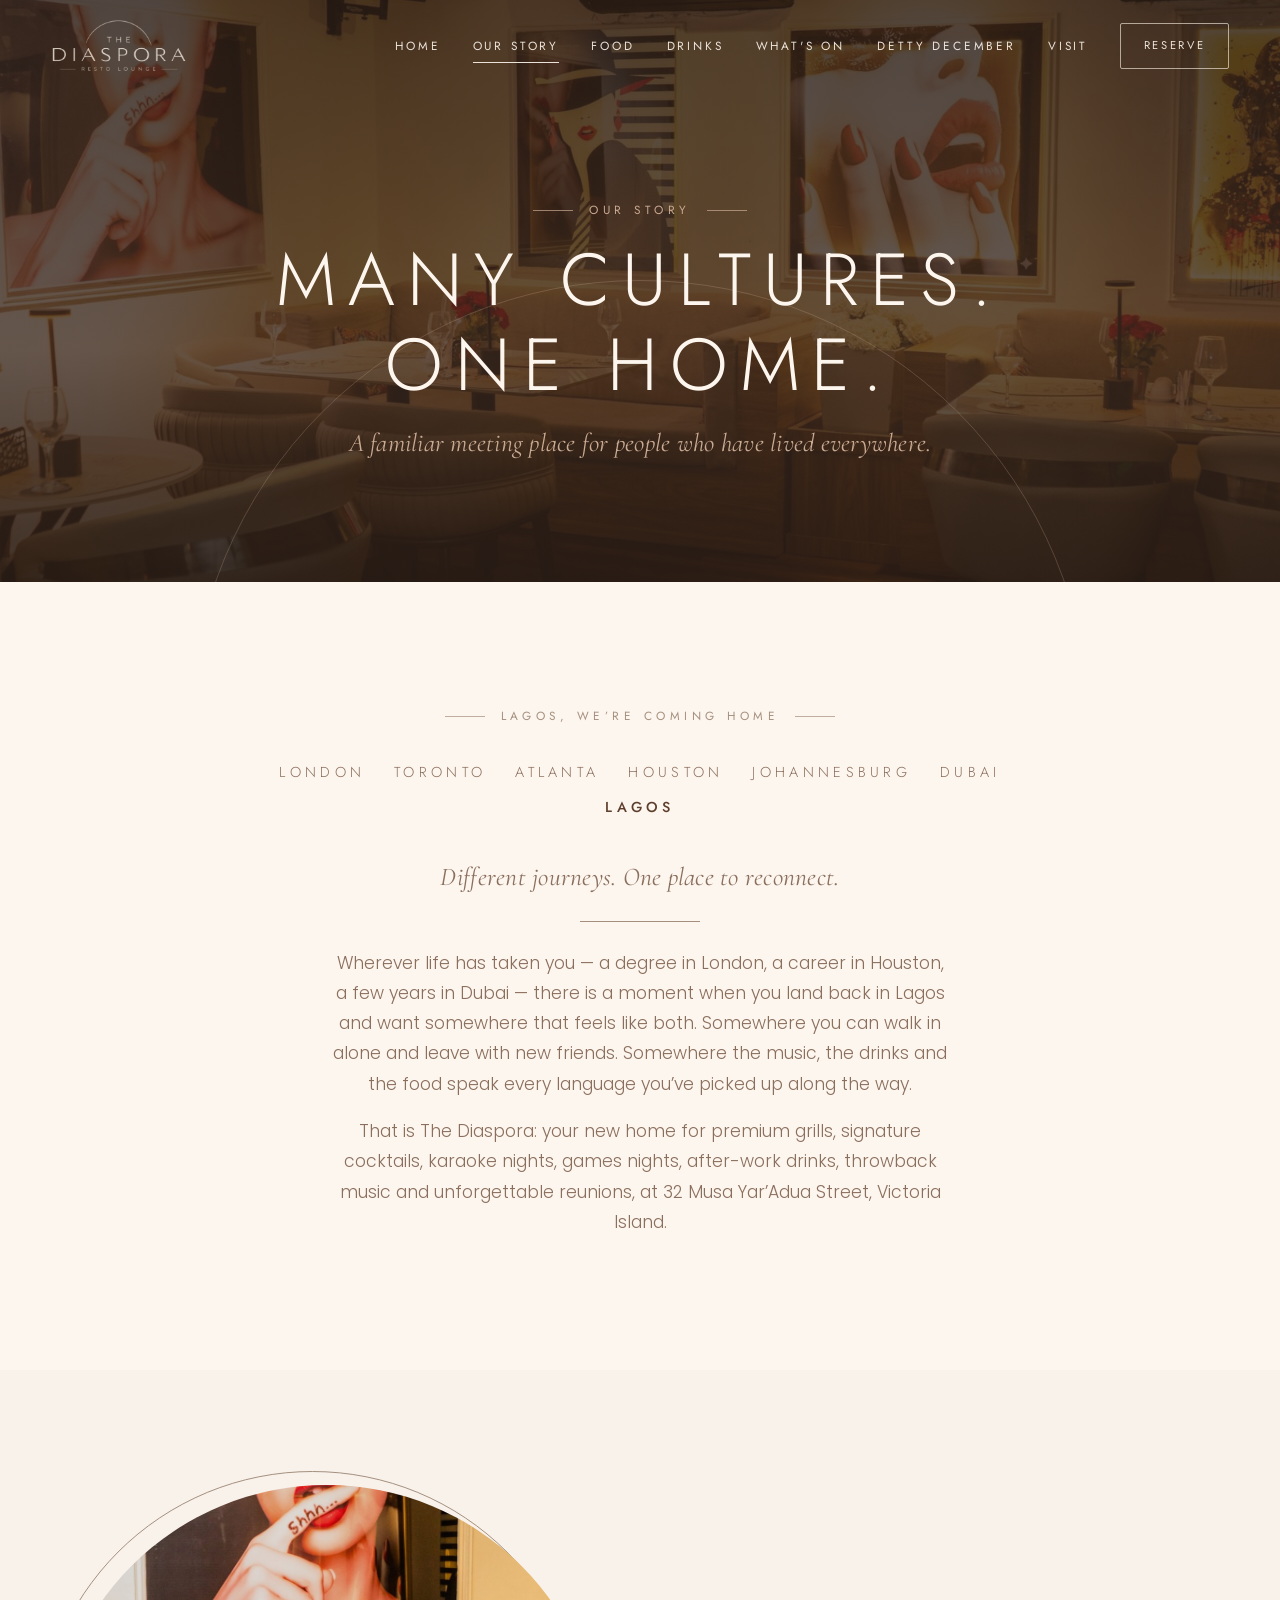
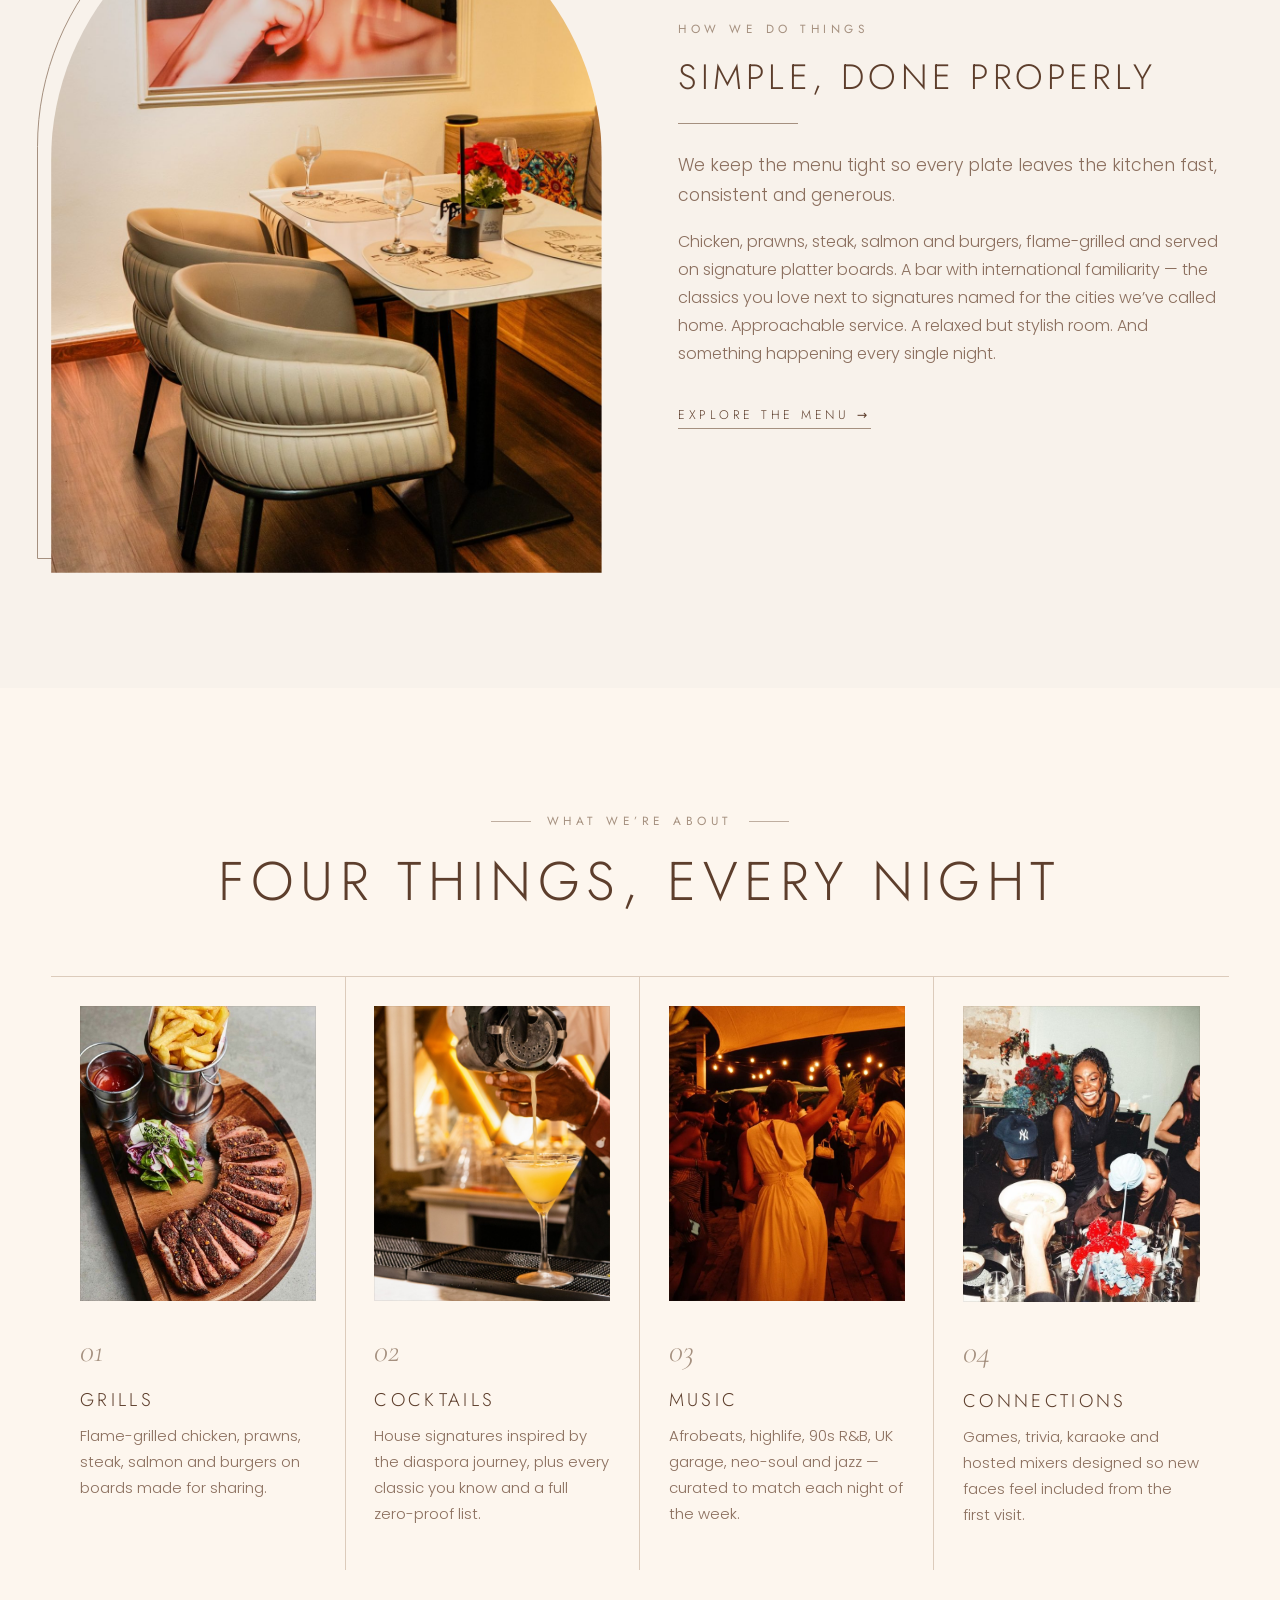
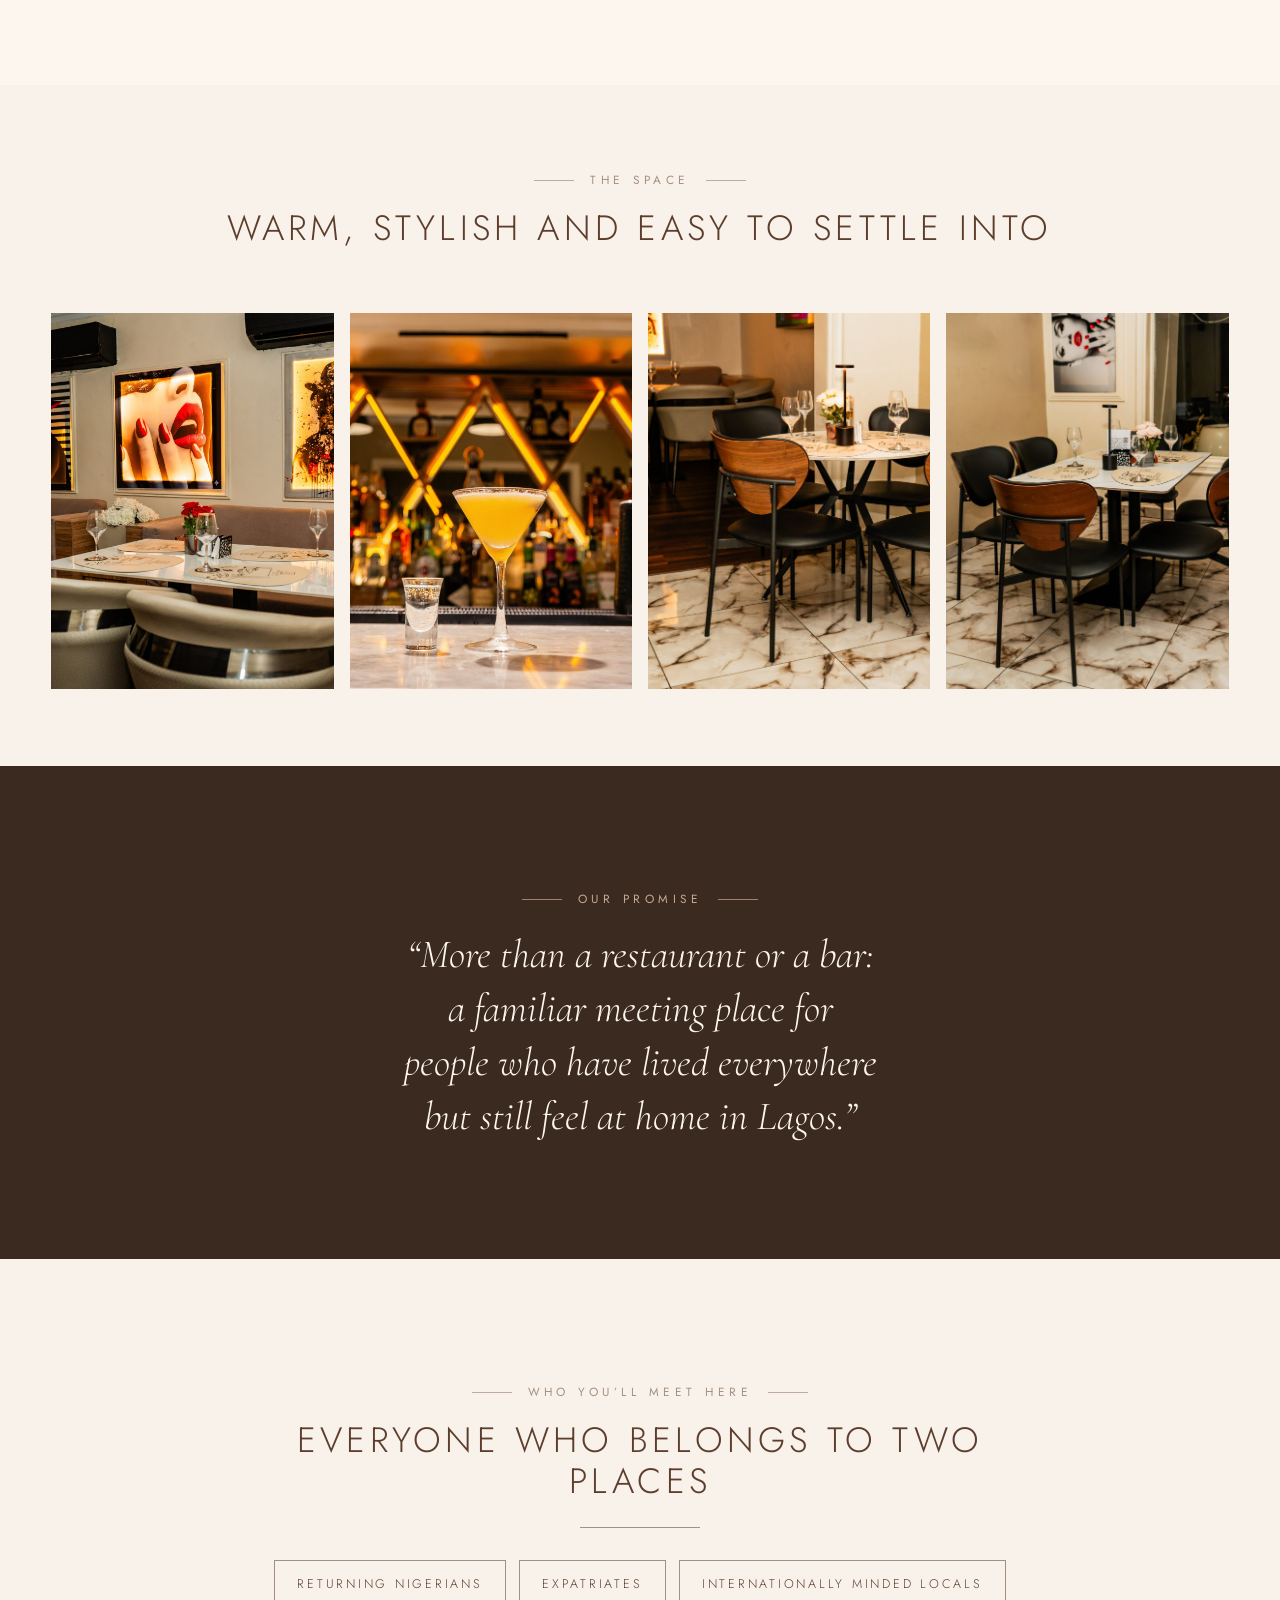
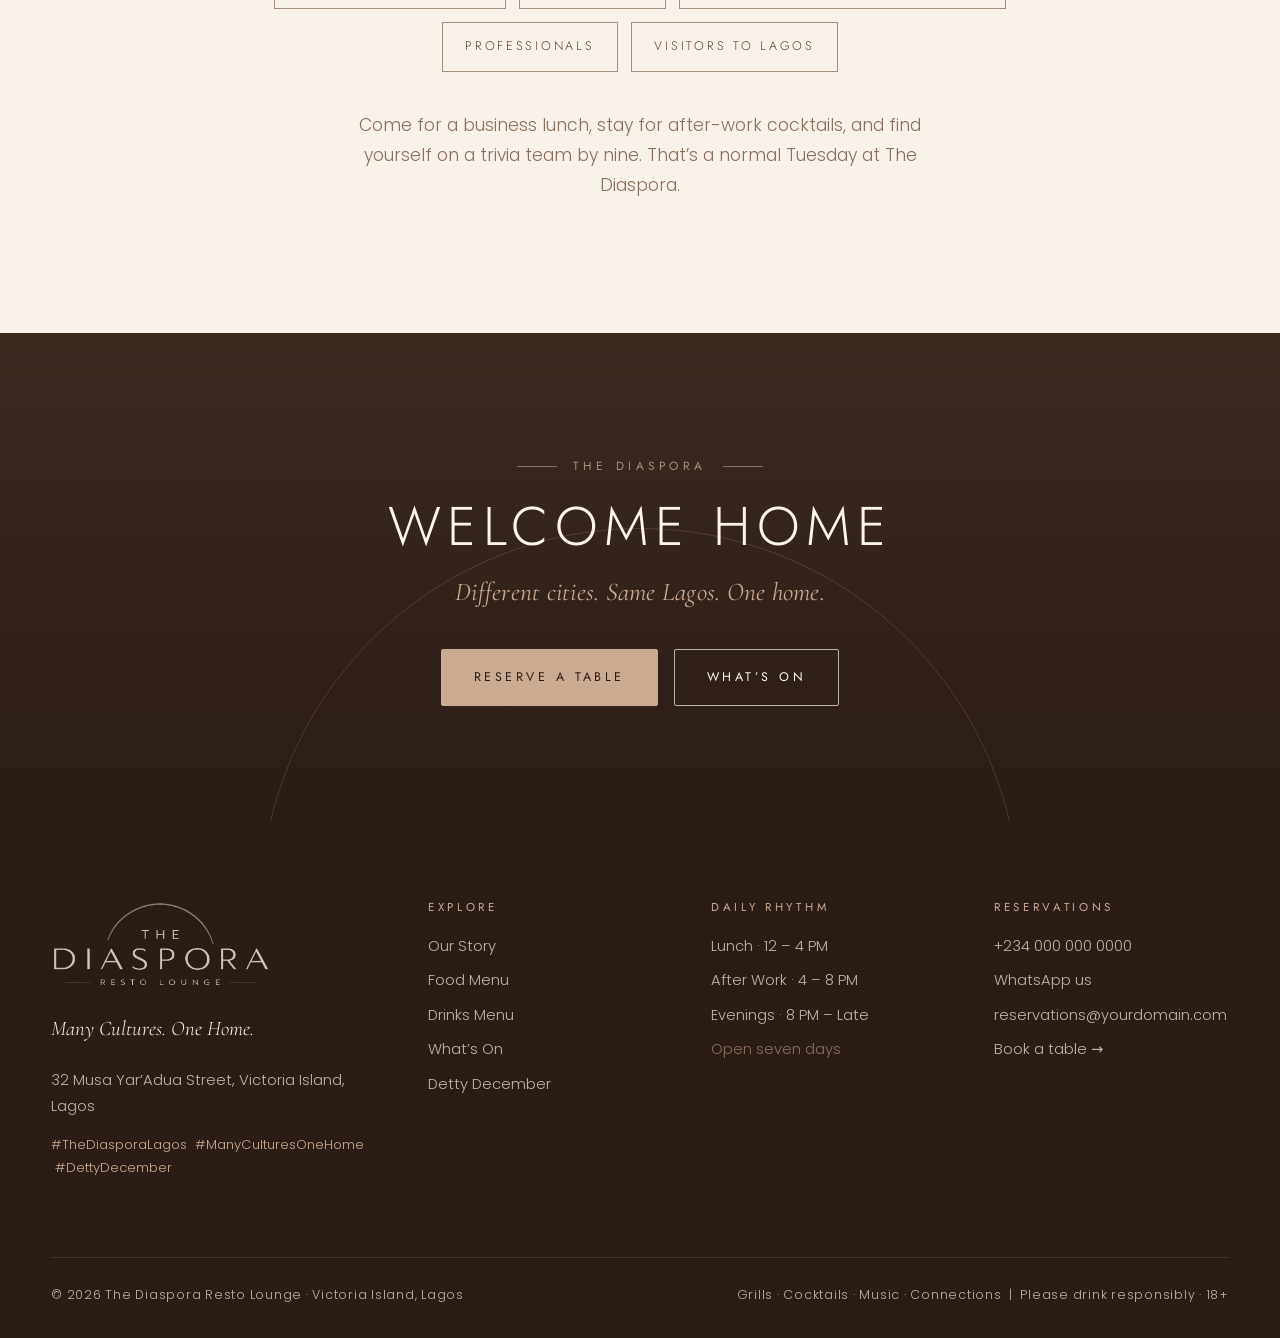
<file: The_Diaspora_Website/our-story.html>
<!DOCTYPE html>
<html lang="en">
<head>
<meta charset="utf-8">
<meta name="viewport" content="width=device-width, initial-scale=1">
<title>Our Story · The Diaspora Resto Lounge</title>
<meta name="description" content="The story behind The Diaspora — a Victoria Island grill restaurant and social lounge for people who have lived everywhere but still feel at home in Lagos.">
<meta name="theme-color" content="#3B2A20">
<meta property="og:title" content="Our Story · The Diaspora Resto Lounge">
<meta property="og:description" content="The story behind The Diaspora — a Victoria Island grill restaurant and social lounge for people who have lived everywhere but still feel at home in Lagos.">
<meta property="og:type" content="website">
<meta property="og:image" content="assets/img/og-image.jpg">
<link rel="icon" href="assets/img/favicon.svg" type="image/svg+xml">
<link rel="preconnect" href="https://fonts.googleapis.com">
<link rel="preconnect" href="https://fonts.gstatic.com" crossorigin>
<link href="https://fonts.googleapis.com/css2?family=Cormorant+Garamond:ital,wght@1,400;1,500&family=Jost:wght@300;400;500&family=Poppins:wght@300;400;500&display=swap" rel="stylesheet">
<link rel="stylesheet" href="assets/css/style.css">
</head>
<body>
<a class="skip" href="#main">Skip to content</a>
<header class="site-header">
  <div class="wrap bar">
    <a class="brand" href="index.html" aria-label="The Diaspora Resto Lounge — home">
      <img class="logo-light" src="assets/img/logo-light.png" alt="The Diaspora Resto Lounge" width="764" height="303">
      <img class="logo-dark" src="assets/img/logo-dark.png" alt="The Diaspora Resto Lounge" width="764" height="303">
    </a>
    <button class="menu-toggle" aria-label="Open menu" aria-expanded="false"><span></span><span></span><span></span></button>
    <nav class="nav" aria-label="Main">
      <a href="index.html">Home</a>
      <a href="our-story.html" aria-current="page">Our Story</a>
      <a href="food.html">Food</a>
      <a href="drinks.html">Drinks</a>
      <a href="whats-on.html">What&#x27;s On</a>
      <a href="detty-december.html">Detty December</a>
      <a href="visit.html">Visit</a>
      <a class="btn light" href="visit.html#reserve">Reserve</a>
    </nav>
  </div>
</header>
<main id="main">
<section class="page-hero has-img">
  <div class="bg"><img src="assets/img/venue-lounge.jpg" alt="" style="object-position:center 45%"></div>
  <div class="wrap">
    <div class="eyebrow lined">Our Story</div>
    <h1>Many Cultures.<br>One Home.</h1>
    <p class="accent">A familiar meeting place for people who have lived everywhere.</p>
    
  </div>
</section>
<section class="section bg-cream">
  <div class="narrow center reveal">
    <div class="eyebrow lined">Lagos, we’re coming home</div>
    <div class="cities" style="margin:1rem 0 2.4rem"><span>London</span><span>Toronto</span><span>Atlanta</span><span>Houston</span><span>Johannesburg</span><span>Dubai</span><b>Lagos</b></div>
    <p class="accent">Different journeys. One place to reconnect.</p>
    <hr class="rule">
    <p class="lead">Wherever life has taken you — a degree in London, a career in Houston, a few years in Dubai — there is a moment when you land back in Lagos and want somewhere that feels like both. Somewhere you can walk in alone and leave with new friends. Somewhere the music, the drinks and the food speak every language you’ve picked up along the way.</p>
    <p class="lead">That is The Diaspora: your new home for premium grills, signature cocktails, karaoke nights, games nights, after-work drinks, throwback music and unforgettable reunions, at 32 Musa Yar’Adua Street, Victoria Island.</p>
  </div>
</section>

<section class="section">
  <div class="wrap split">
    <div class="frame arch reveal"><img src="assets/img/venue-shhh.jpg" alt="A corner table at The Diaspora" style="object-position:center 60%"></div>
    <div class="reveal d2">
      <div class="eyebrow">How we do things</div>
      <h2 class="title-sm">Simple, done properly</h2>
      <hr class="rule" style="margin-left:0">
      <p class="lead">We keep the menu tight so every plate leaves the kitchen fast, consistent and generous.</p>
      <p class="muted">Chicken, prawns, steak, salmon and burgers, flame-grilled and served on signature platter boards. A bar with international familiarity — the classics you love next to signatures named for the cities we’ve called home. Approachable service. A relaxed but stylish room. And something happening every single night.</p>
      <p style="margin-top:2rem"><a class="link-arrow" href="food.html">Explore the menu →</a></p>
    </div>
  </div>
</section>

<section class="section bg-cream">
  <div class="wrap">
    <div class="section-head center reveal">
      <div class="eyebrow lined">What we’re about</div>
      <h2 class="title">Four things, every night</h2>
    </div>
    <div class="pillars reveal">
      <div class="pillar"><figure class="pillar-img"><img src="assets/img/pillar-grills.jpg" alt="Grilled steak on a sharing board with fries" loading="lazy" style="object-position:center 60%"></figure><span class="num">01</span><h3>Grills</h3><p>Flame-grilled chicken, prawns, steak, salmon and burgers on boards made for sharing.</p></div>
      <div class="pillar"><figure class="pillar-img"><img src="assets/img/pillar-cocktails.jpg" alt="A bartender pouring a cocktail" loading="lazy" style="object-position:center 40%"></figure><span class="num">02</span><h3>Cocktails</h3><p>House signatures inspired by the diaspora journey, plus every classic you know and a full zero-proof list.</p></div>
      <div class="pillar"><figure class="pillar-img"><img src="assets/img/pillar-music.jpg" alt="Guests dancing under string lights" loading="lazy" style="object-position:center 40%"></figure><span class="num">03</span><h3>Music</h3><p>Afrobeats, highlife, 90s R&amp;B, UK garage, neo-soul and jazz — curated to match each night of the week.</p></div>
      <div class="pillar"><figure class="pillar-img"><img src="assets/img/pillar-connections.jpg" alt="Friends laughing around a dinner table" loading="lazy" style="object-position:center 35%"></figure><span class="num">04</span><h3>Connections</h3><p>Games, trivia, karaoke and hosted mixers designed so new faces feel included from the first visit.</p></div>
    </div>
  </div>
</section>

<section class="section tight">
  <div class="wrap">
    <div class="section-head center reveal"><div class="eyebrow lined">The space</div><h2 class="title-sm">Warm, stylish and easy to settle into</h2></div>
    <div class="story-strip">
      <figure class="reveal"><img src="assets/img/venue-artwall.jpg" alt="The lounge and its art wall" loading="lazy"></figure>
      <figure class="reveal d1"><img src="assets/img/venue-bar.jpg" alt="The bar" loading="lazy" style="object-position:58% center"></figure>
      <figure class="reveal d2"><img src="assets/img/venue-round.jpg" alt="A round table for four" loading="lazy"></figure>
      <figure class="reveal d3"><img src="assets/img/venue-window.jpg" alt="A table by the window" loading="lazy"></figure>
    </div>
  </div>
</section>

<section class="section bg-dark">
  <div class="wrap center reveal">
    <div class="eyebrow lined">Our promise</div>
    <p class="quote">“More than a restaurant or a bar: a familiar meeting place for people who have lived everywhere but still feel at home in Lagos.”</p>
  </div>
</section>

<section class="section">
  <div class="narrow center reveal">
    <div class="eyebrow lined">Who you’ll meet here</div>
    <h2 class="title-sm">Everyone who belongs to two places</h2>
    <hr class="rule">
    <div class="chips" style="margin-top:2rem">
      <span style="border-color:var(--taupe)">Returning Nigerians</span><span style="border-color:var(--taupe)">Expatriates</span>
      <span style="border-color:var(--taupe)">Internationally minded locals</span><span style="border-color:var(--taupe)">Professionals</span>
      <span style="border-color:var(--taupe)">Visitors to Lagos</span>
    </div>
    <p class="lead" style="margin-top:2.4rem">Come for a business lunch, stay for after-work cocktails, and find yourself on a trivia team by nine. That’s a normal Tuesday at The Diaspora.</p>
  </div>
</section>
<section class="cta-band">
  
  <div class="wrap reveal">
    <div class="eyebrow lined">The Diaspora</div>
    <h2 class="title">Welcome home</h2>
    <p class="accent">Different cities. Same Lagos. One home.</p>
    <div class="btn-row" style="justify-content:center"><a class="btn glow" href="visit.html#reserve">Reserve a Table</a><a class="btn light" href="whats-on.html">What’s on</a></div>
  </div>
</section>
</main>
<footer class="site-footer">
  <div class="wrap">
    <div class="footer-grid">
      <div>
        <img class="footer-logo" src="assets/img/logo-light.png" alt="The Diaspora Resto Lounge" width="764" height="303">
        <p class="footer-tag">Many Cultures. One Home.</p>
        <p>32 Musa Yar’Adua Street, Victoria Island, Lagos</p>
        <p class="hashtags">#TheDiasporaLagos &nbsp;#ManyCulturesOneHome &nbsp;#DettyDecember</p>
      </div>
      <div>
        <h4>Explore</h4>
        <ul>
          <li><a href="our-story.html">Our Story</a></li>
          <li><a href="food.html">Food Menu</a></li>
          <li><a href="drinks.html">Drinks Menu</a></li>
          <li><a href="whats-on.html">What’s On</a></li>
          <li><a href="detty-december.html">Detty December</a></li>
        </ul>
      </div>
      <div>
        <h4>Daily Rhythm</h4>
        <ul>
          <li>Lunch · 12 – 4 PM</li>
          <li>After Work · 4 – 8 PM</li>
          <li>Evenings · 8 PM – Late</li>
          <li class="muted">Open seven days</li>
        </ul>
      </div>
      <div>
        <h4>Reservations</h4>
        <ul>
          <li><a data-phone href="#"></a></li>
          <li><a data-whatsapp href="#" target="_blank" rel="noopener">WhatsApp us</a></li>
          <li><a data-email href="#"></a></li>
          <li><a href="visit.html#reserve">Book a table →</a></li>
          <li><a data-social="instagram" href="#" target="_blank" rel="noopener">Instagram</a></li>
          <li><a data-social="tiktok" href="#" target="_blank" rel="noopener">TikTok</a></li>
          <li><a data-social="x" href="#" target="_blank" rel="noopener">X</a></li>
        </ul>
      </div>
    </div>
    <div class="footer-base">
      <span>© <span data-year>2026</span> The Diaspora Resto Lounge · Victoria Island, Lagos</span>
      <span>Grills · Cocktails · Music · Connections &nbsp;|&nbsp; Please drink responsibly · 18+</span>
    </div>
  </div>
</footer>
<script src="assets/js/config.js"></script>
<script src="assets/js/main.js"></script>
</body>
</html>
</file>
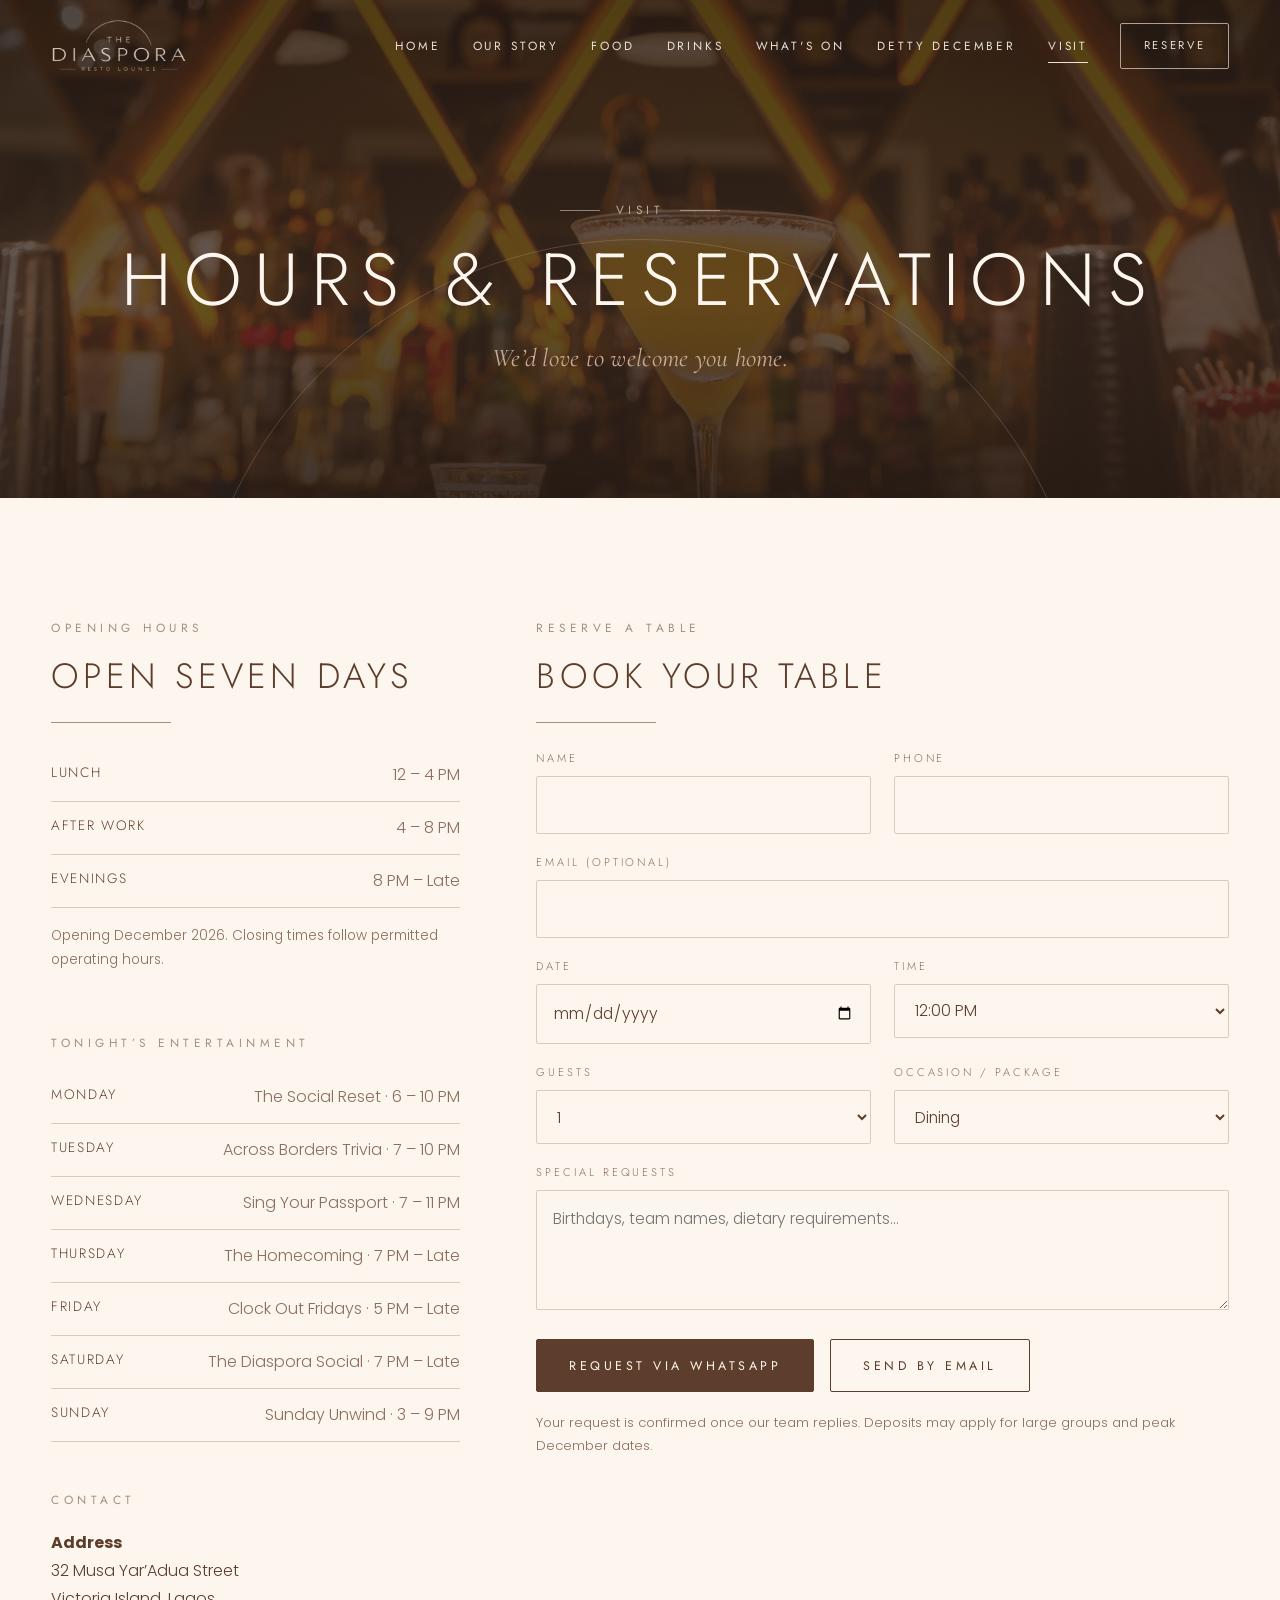
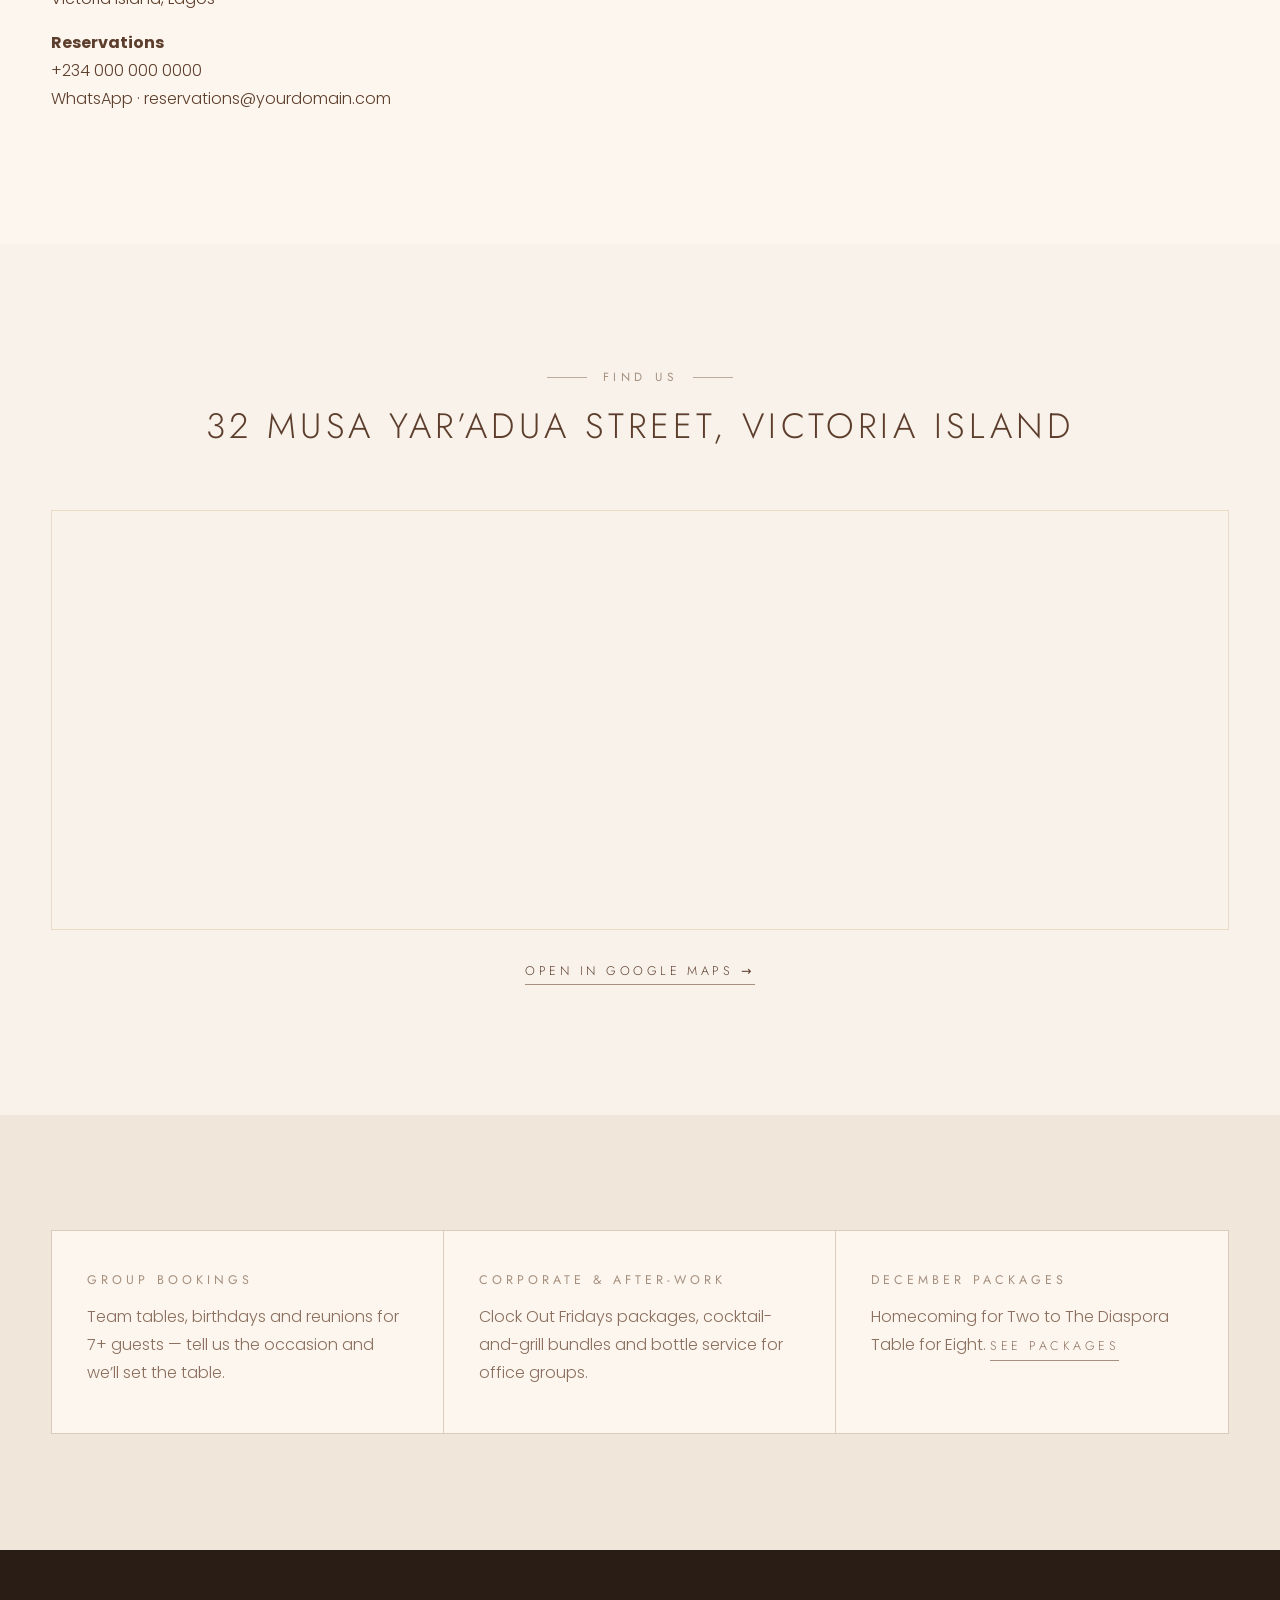
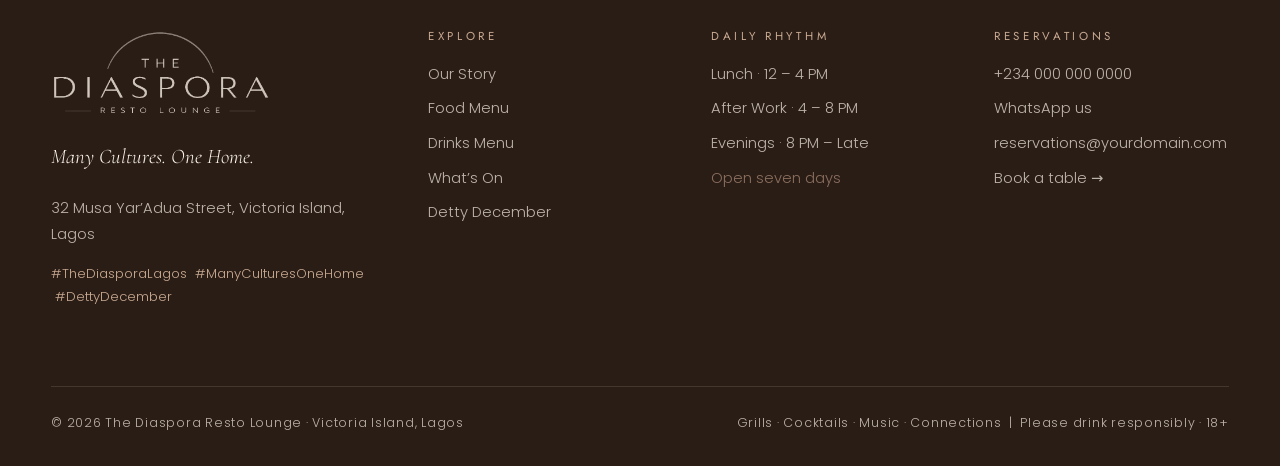
<file: The_Diaspora_Website/visit.html>
<!DOCTYPE html>
<html lang="en">
<head>
<meta charset="utf-8">
<meta name="viewport" content="width=device-width, initial-scale=1">
<title>Visit &amp; Reservations · The Diaspora Resto Lounge</title>
<meta name="description" content="Opening hours, location and table reservations for The Diaspora Resto Lounge, 32 Musa Yar’Adua Street, Victoria Island, Lagos.">
<meta name="theme-color" content="#3B2A20">
<meta property="og:title" content="Visit &amp; Reservations · The Diaspora Resto Lounge">
<meta property="og:description" content="Opening hours, location and table reservations for The Diaspora Resto Lounge, 32 Musa Yar’Adua Street, Victoria Island, Lagos.">
<meta property="og:type" content="website">
<meta property="og:image" content="assets/img/og-image.jpg">
<link rel="icon" href="assets/img/favicon.svg" type="image/svg+xml">
<link rel="preconnect" href="https://fonts.googleapis.com">
<link rel="preconnect" href="https://fonts.gstatic.com" crossorigin>
<link href="https://fonts.googleapis.com/css2?family=Cormorant+Garamond:ital,wght@1,400;1,500&family=Jost:wght@300;400;500&family=Poppins:wght@300;400;500&display=swap" rel="stylesheet">
<link rel="stylesheet" href="assets/css/style.css">
</head>
<body>
<a class="skip" href="#main">Skip to content</a>
<header class="site-header">
  <div class="wrap bar">
    <a class="brand" href="index.html" aria-label="The Diaspora Resto Lounge — home">
      <img class="logo-light" src="assets/img/logo-light.png" alt="The Diaspora Resto Lounge" width="764" height="303">
      <img class="logo-dark" src="assets/img/logo-dark.png" alt="The Diaspora Resto Lounge" width="764" height="303">
    </a>
    <button class="menu-toggle" aria-label="Open menu" aria-expanded="false"><span></span><span></span><span></span></button>
    <nav class="nav" aria-label="Main">
      <a href="index.html">Home</a>
      <a href="our-story.html">Our Story</a>
      <a href="food.html">Food</a>
      <a href="drinks.html">Drinks</a>
      <a href="whats-on.html">What&#x27;s On</a>
      <a href="detty-december.html">Detty December</a>
      <a href="visit.html" aria-current="page">Visit</a>
      <a class="btn light" href="visit.html#reserve">Reserve</a>
    </nav>
  </div>
</header>
<main id="main">
<section class="page-hero has-img">
  <div class="bg"><img src="assets/img/venue-bar.jpg" alt="" style="object-position:center 50%"></div>
  <div class="wrap">
    <div class="eyebrow lined">Visit</div>
    <h1>Hours &amp; Reservations</h1>
    <p class="accent">We’d love to welcome you home.</p>
    
  </div>
</section>
<section class="section bg-cream">
  <div class="wrap split" style="align-items:start">
    <div class="reveal">
      <div class="eyebrow">Opening hours</div>
      <h2 class="title-sm">Open seven days</h2>
      <hr class="rule" style="margin-left:0">
      <ul class="hours">
        <li><span>Lunch</span><span>12 – 4 PM</span></li>
        <li><span>After Work</span><span>4 – 8 PM</span></li>
        <li><span>Evenings</span><span>8 PM – Late</span></li>
      </ul>
      <p class="small muted" style="margin-top:1rem">Opening December 2026. Closing times follow permitted operating hours.</p>

      <div class="eyebrow" style="margin-top:3rem">Tonight’s entertainment</div>
      <ul class="hours"><li><span>Monday</span><span>The Social Reset · 6 – 10 PM</span></li><li><span>Tuesday</span><span>Across Borders Trivia · 7 – 10 PM</span></li><li><span>Wednesday</span><span>Sing Your Passport · 7 – 11 PM</span></li><li><span>Thursday</span><span>The Homecoming · 7 PM – Late</span></li><li><span>Friday</span><span>Clock Out Fridays · 5 PM – Late</span></li><li><span>Saturday</span><span>The Diaspora Social · 7 PM – Late</span></li><li><span>Sunday</span><span>Sunday Unwind · 3 – 9 PM</span></li></ul>

      <div class="eyebrow" style="margin-top:3rem">Contact</div>
      <p><strong>Address</strong><br>32 Musa Yar’Adua Street<br>Victoria Island, Lagos</p>
      <p><strong>Reservations</strong><br><a data-phone href="#"></a><br><a data-whatsapp href="#" target="_blank" rel="noopener">WhatsApp</a> · <a data-email href="#"></a></p>
    </div>

    <div class="reveal d2" id="reserve" style="scroll-margin-top:100px">
      <div class="eyebrow">Reserve a table</div>
      <h2 class="title-sm">Book your table</h2>
      <hr class="rule" style="margin-left:0">
      <form class="form" id="reserve-form" novalidate>
        <label>Name<input name="name" required autocomplete="name"></label>
        <label>Phone<input name="phone" type="tel" required autocomplete="tel"></label>
        <label class="full">Email (optional)<input name="email" type="email" autocomplete="email"></label>
        <label>Date<input name="date" type="date" required></label>
        <label>Time<select name="time" required><option>12:00 PM</option><option>1:00 PM</option><option>2:00 PM</option><option>3:00 PM</option><option>4:00 PM</option><option>5:00 PM</option><option>6:00 PM</option><option>7:00 PM</option><option>8:00 PM</option><option>9:00 PM</option><option>10:00 PM</option></select></label>
        <label>Guests<select name="guests" required><option>1</option><option>2</option><option>3</option><option>4</option><option>5–6</option><option>7–10</option><option>11+ (group booking)</option></select></label>
        <label>Occasion / package<select name="occasion"><option value="Dining">Dining</option><option value="Birthday">Birthday</option><option value="Reunion">Reunion</option><option value="Corporate / after-work group">Corporate / after-work group</option><option value="Monday · The Social Reset">Monday · The Social Reset</option><option value="Tuesday · Across Borders Trivia">Tuesday · Across Borders Trivia</option><option value="Wednesday · Sing Your Passport">Wednesday · Sing Your Passport</option><option value="Thursday · The Homecoming">Thursday · The Homecoming</option><option value="Friday · Clock Out Fridays">Friday · Clock Out Fridays</option><option value="Saturday · The Diaspora Social">Saturday · The Diaspora Social</option><option value="Sunday · Sunday Unwind">Sunday · Sunday Unwind</option><option value="Homecoming for Two">Homecoming for Two</option><option value="The Link-Up for Four">The Link-Up for Four</option><option value="The Reunion for Six">The Reunion for Six</option><option value="The Diaspora Table for Eight">The Diaspora Table for Eight</option></select></label>
        <label class="full">Special requests<textarea name="notes" placeholder="Birthdays, team names, dietary requirements…"></textarea></label>
        <div class="actions">
          <button class="btn solid" type="submit">Request via WhatsApp</button>
          <button class="btn" type="button" data-send-email>Send by email</button>
        </div>
        <p class="hint full">Your request is confirmed once our team replies. Deposits may apply for large groups and peak December dates.</p>
        <div class="form-status" role="status"></div>
      </form>
    </div>
  </div>
</section>

<section class="section" id="map" style="scroll-margin-top:80px">
  <div class="wrap">
    <div class="section-head center reveal">
      <div class="eyebrow lined">Find us</div>
      <h2 class="title-sm">32 Musa Yar’Adua Street, Victoria Island</h2>
    </div>
    <iframe class="map reveal" title="Map to The Diaspora, 32 Musa Yar'Adua Street, Victoria Island, Lagos" loading="lazy" referrerpolicy="no-referrer-when-downgrade"
      src="https://www.google.com/maps?q=32%20Musa%20Yar%27Adua%20Street%2C%20Victoria%20Island%2C%20Lagos%2C%20Nigeria&amp;output=embed"></iframe>
    <p class="center" style="margin-top:1.6rem"><a class="link-arrow" target="_blank" rel="noopener" href="https://www.google.com/maps/search/?api=1&amp;query=32%20Musa%20Yar%27Adua%20Street%2C%20Victoria%20Island%2C%20Lagos%2C%20Nigeria">Open in Google Maps →</a></p>
  </div>
</section>

<section class="section bg-sand">
  <div class="wrap">
    <div class="info-grid reveal">
      <div><h3>Group bookings</h3><p class="muted">Team tables, birthdays and reunions for 7+ guests — tell us the occasion and we’ll set the table.</p></div>
      <div><h3>Corporate &amp; after-work</h3><p class="muted">Clock Out Fridays packages, cocktail-and-grill bundles and bottle service for office groups.</p></div>
      <div><h3>December packages</h3><p class="muted">Homecoming for Two to The Diaspora Table for Eight. <a class="link-arrow" href="detty-december.html#packages">See packages</a></p></div>
    </div>
  </div>
</section>
</main>
<footer class="site-footer">
  <div class="wrap">
    <div class="footer-grid">
      <div>
        <img class="footer-logo" src="assets/img/logo-light.png" alt="The Diaspora Resto Lounge" width="764" height="303">
        <p class="footer-tag">Many Cultures. One Home.</p>
        <p>32 Musa Yar’Adua Street, Victoria Island, Lagos</p>
        <p class="hashtags">#TheDiasporaLagos &nbsp;#ManyCulturesOneHome &nbsp;#DettyDecember</p>
      </div>
      <div>
        <h4>Explore</h4>
        <ul>
          <li><a href="our-story.html">Our Story</a></li>
          <li><a href="food.html">Food Menu</a></li>
          <li><a href="drinks.html">Drinks Menu</a></li>
          <li><a href="whats-on.html">What’s On</a></li>
          <li><a href="detty-december.html">Detty December</a></li>
        </ul>
      </div>
      <div>
        <h4>Daily Rhythm</h4>
        <ul>
          <li>Lunch · 12 – 4 PM</li>
          <li>After Work · 4 – 8 PM</li>
          <li>Evenings · 8 PM – Late</li>
          <li class="muted">Open seven days</li>
        </ul>
      </div>
      <div>
        <h4>Reservations</h4>
        <ul>
          <li><a data-phone href="#"></a></li>
          <li><a data-whatsapp href="#" target="_blank" rel="noopener">WhatsApp us</a></li>
          <li><a data-email href="#"></a></li>
          <li><a href="visit.html#reserve">Book a table →</a></li>
          <li><a data-social="instagram" href="#" target="_blank" rel="noopener">Instagram</a></li>
          <li><a data-social="tiktok" href="#" target="_blank" rel="noopener">TikTok</a></li>
          <li><a data-social="x" href="#" target="_blank" rel="noopener">X</a></li>
        </ul>
      </div>
    </div>
    <div class="footer-base">
      <span>© <span data-year>2026</span> The Diaspora Resto Lounge · Victoria Island, Lagos</span>
      <span>Grills · Cocktails · Music · Connections &nbsp;|&nbsp; Please drink responsibly · 18+</span>
    </div>
  </div>
</footer>
<script src="assets/js/config.js"></script>
<script src="assets/js/main.js"></script>
</body>
</html>
</file>
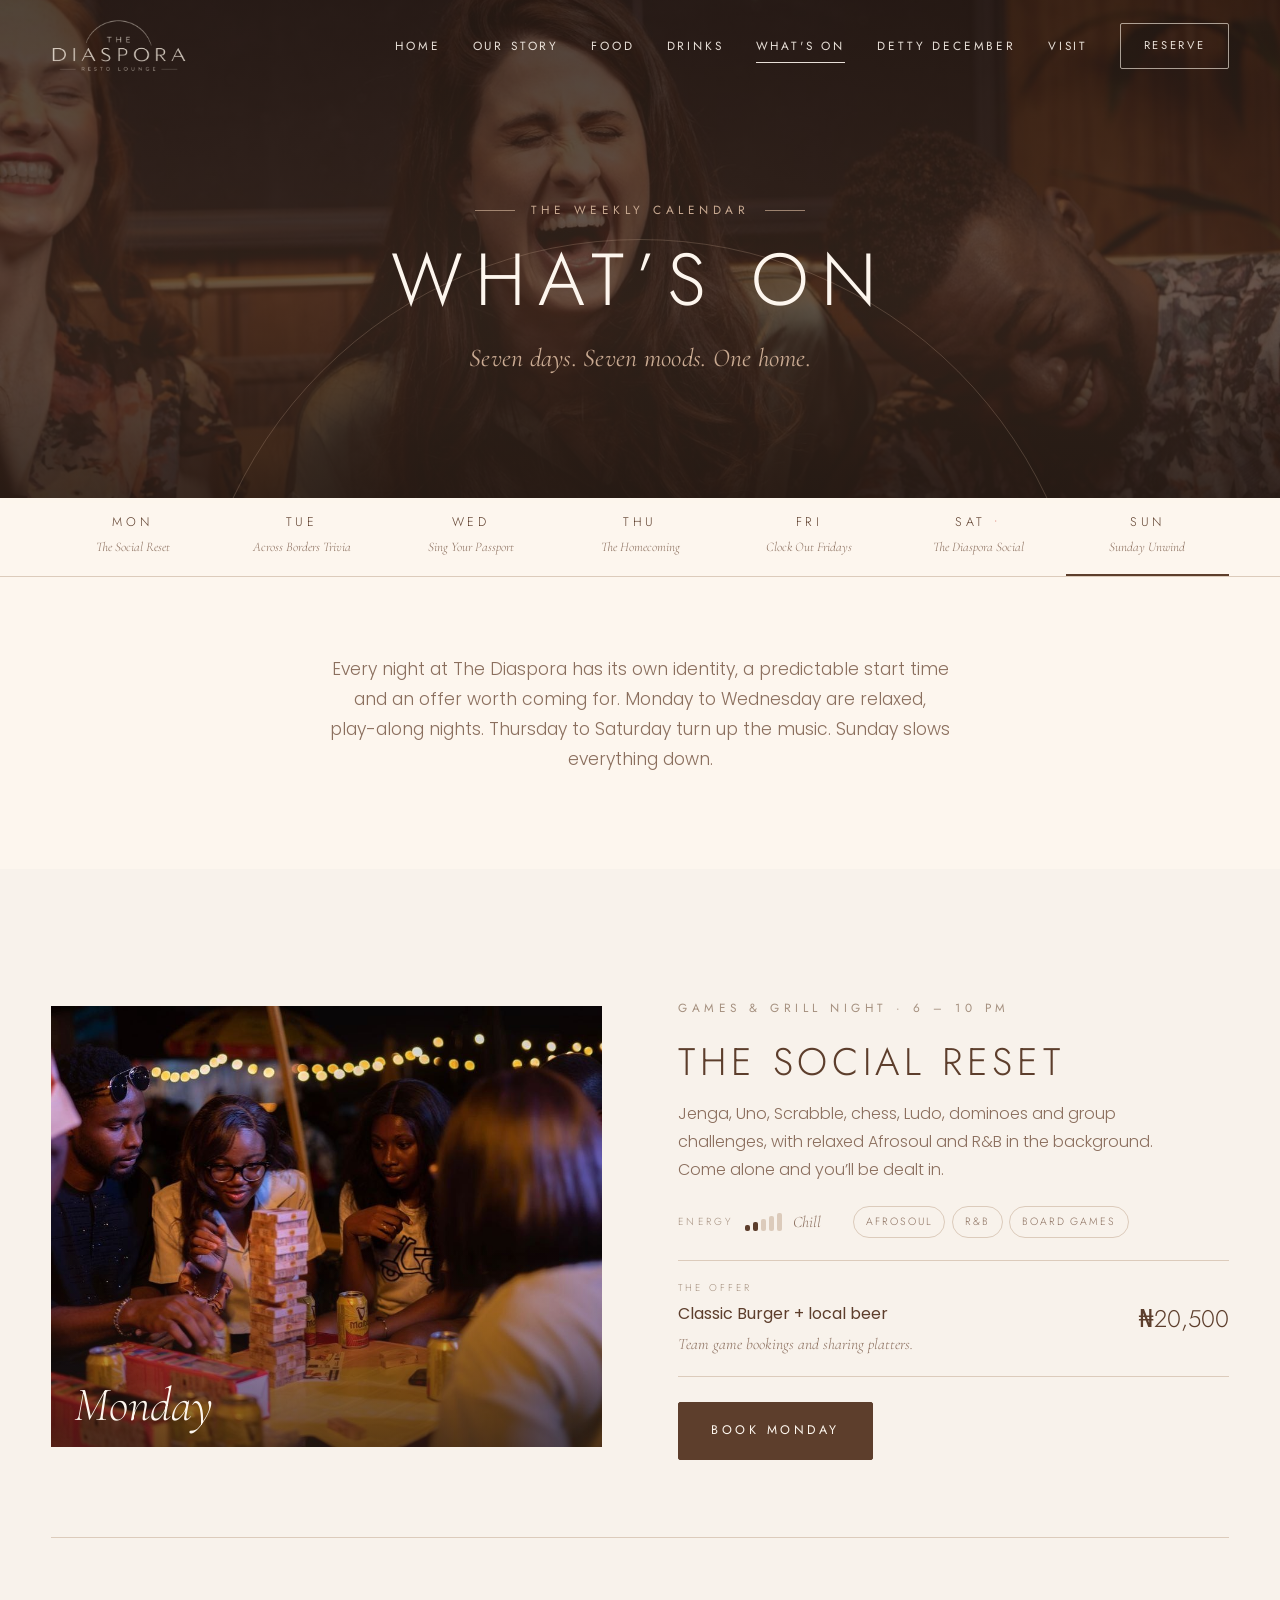
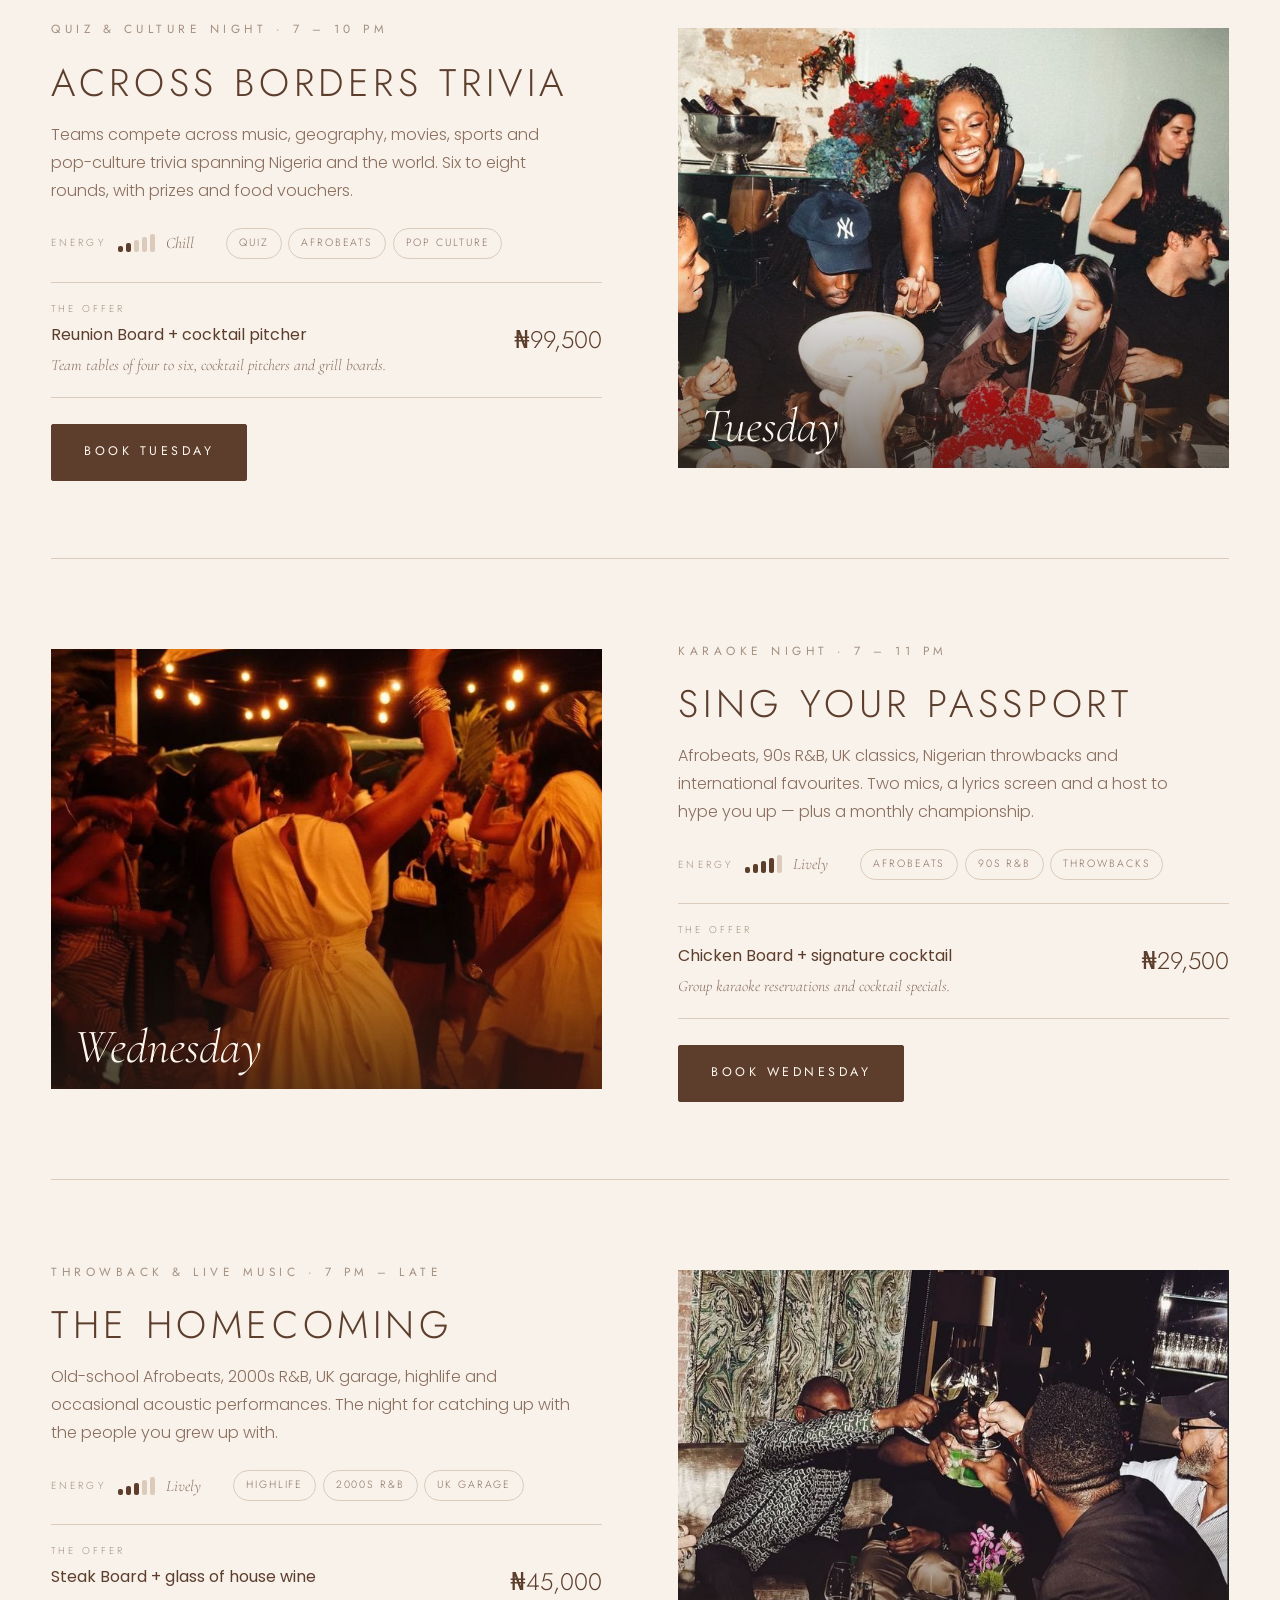
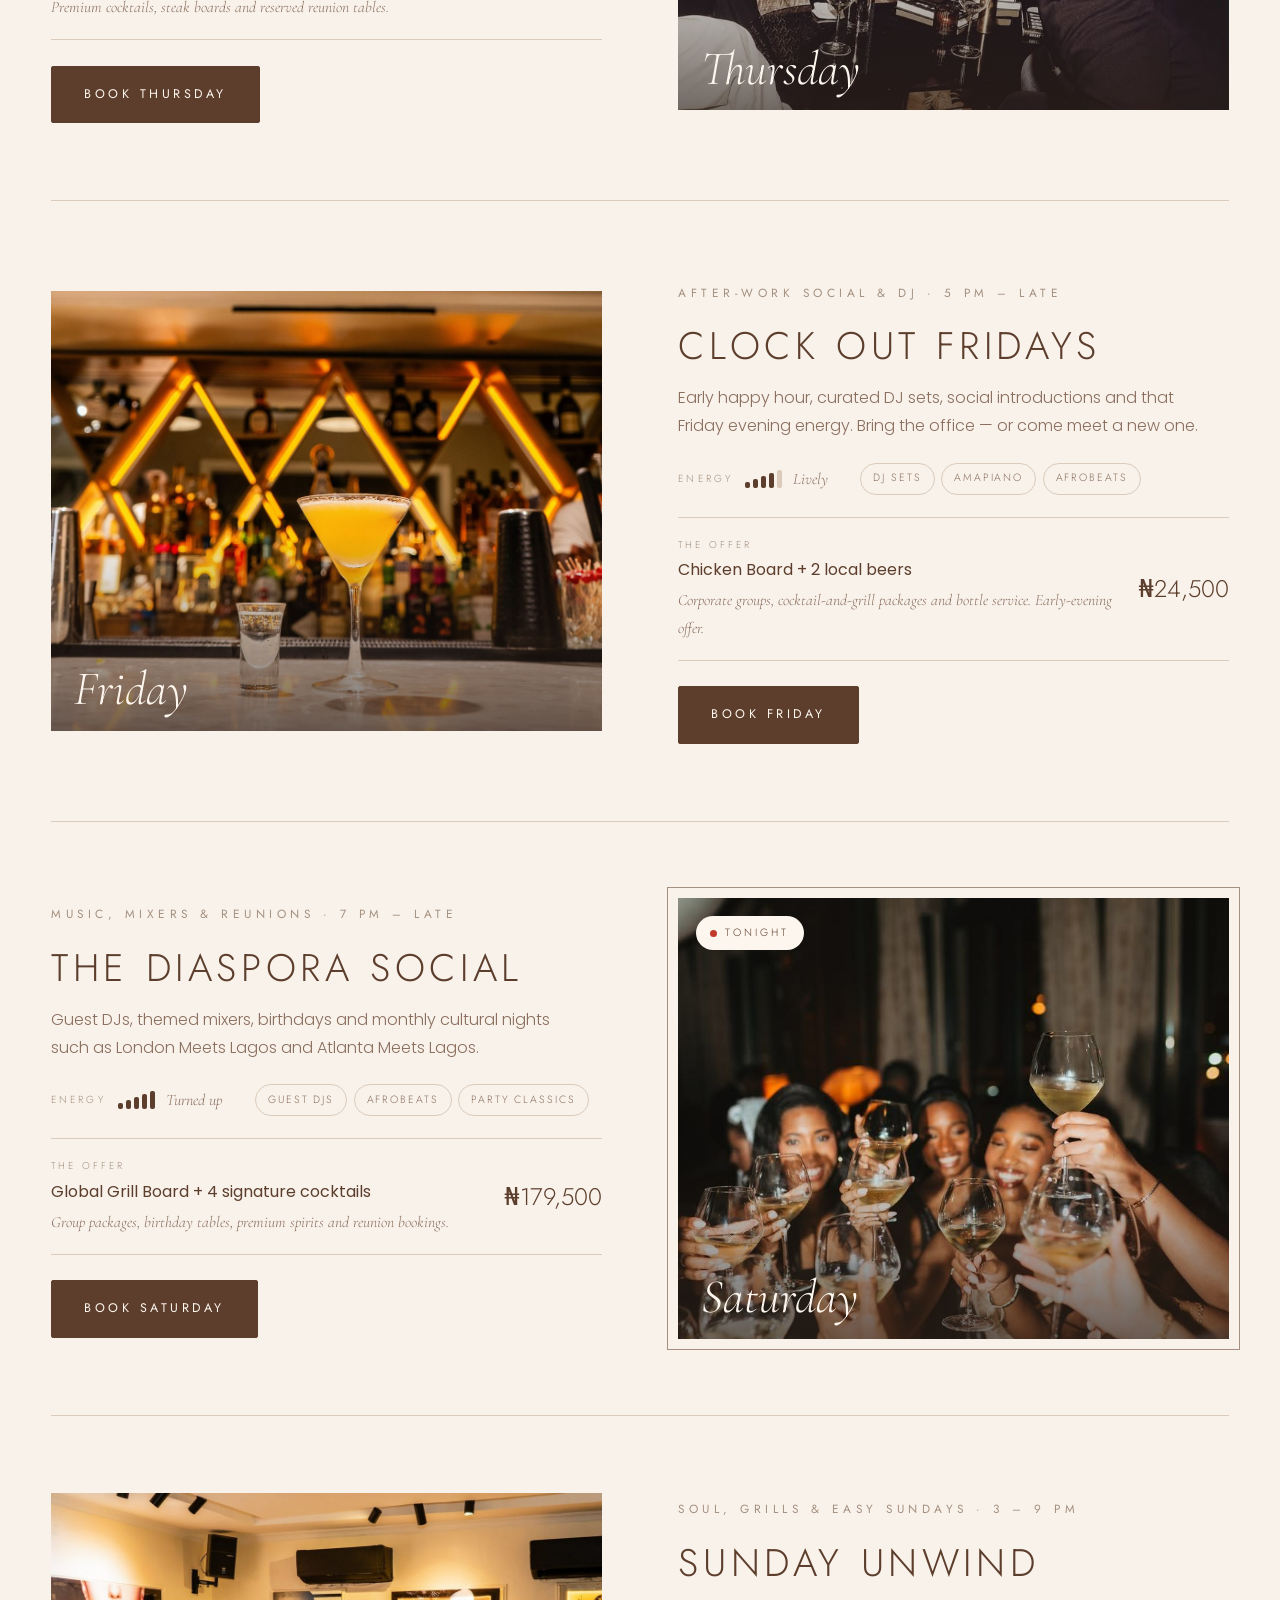
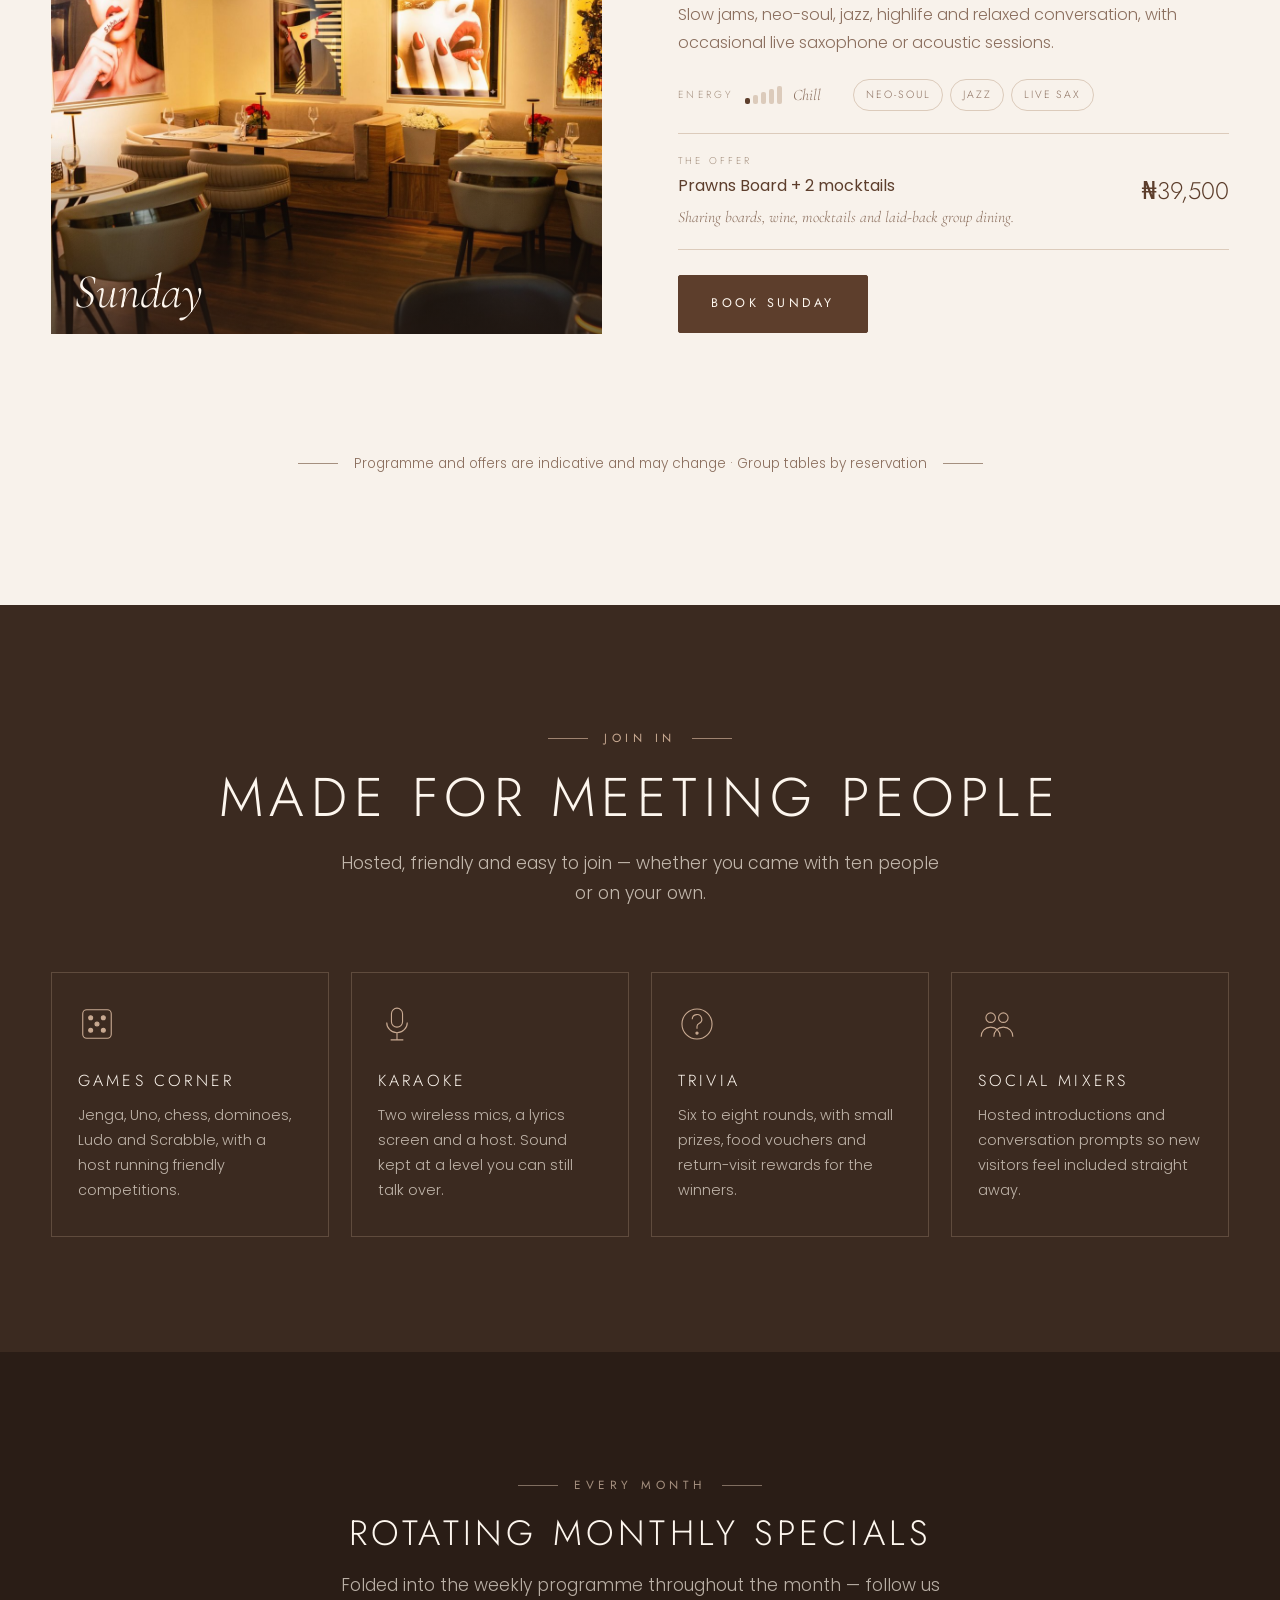
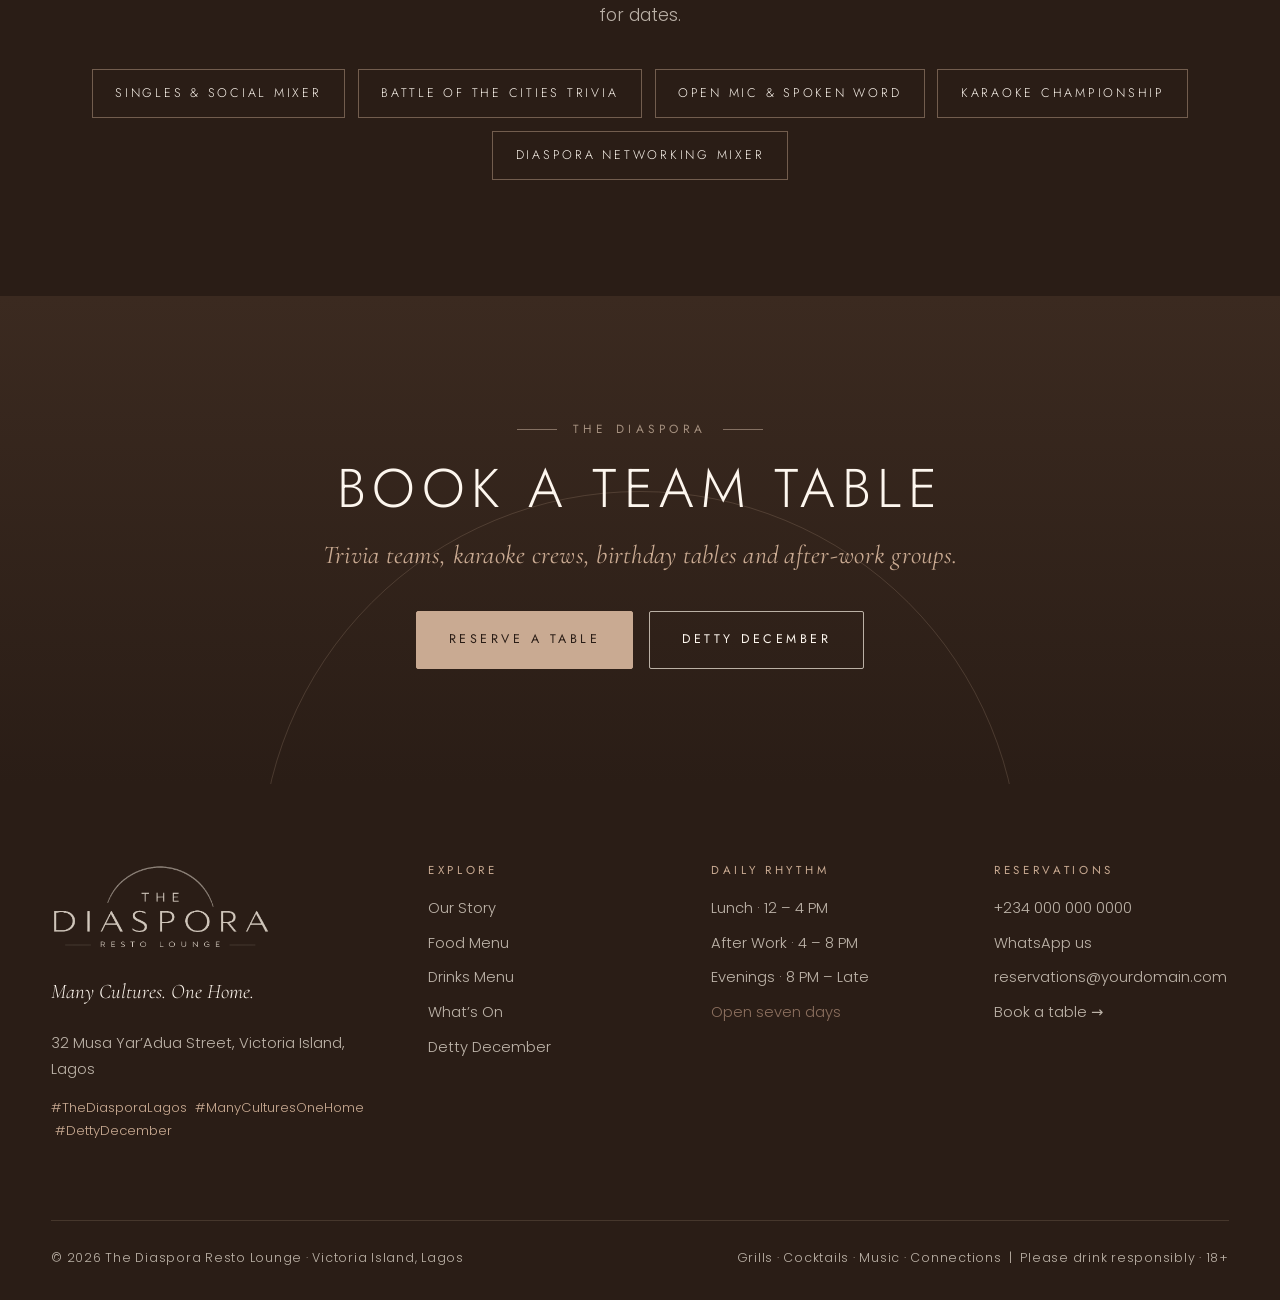
<file: The_Diaspora_Website/whats-on.html>
<!DOCTYPE html>
<html lang="en">
<head>
<meta charset="utf-8">
<meta name="viewport" content="width=device-width, initial-scale=1">
<title>What’s On · The Diaspora Resto Lounge</title>
<meta name="description" content="Games night, trivia, karaoke, throwback Thursdays, Clock Out Fridays, The Diaspora Social and Sunday Unwind — the weekly calendar at The Diaspora, Victoria Island.">
<meta name="theme-color" content="#3B2A20">
<meta property="og:title" content="What’s On · The Diaspora Resto Lounge">
<meta property="og:description" content="Games night, trivia, karaoke, throwback Thursdays, Clock Out Fridays, The Diaspora Social and Sunday Unwind — the weekly calendar at The Diaspora, Victoria Island.">
<meta property="og:type" content="website">
<meta property="og:image" content="assets/img/og-image.jpg">
<link rel="icon" href="assets/img/favicon.svg" type="image/svg+xml">
<link rel="preconnect" href="https://fonts.googleapis.com">
<link rel="preconnect" href="https://fonts.gstatic.com" crossorigin>
<link href="https://fonts.googleapis.com/css2?family=Cormorant+Garamond:ital,wght@1,400;1,500&family=Jost:wght@300;400;500&family=Poppins:wght@300;400;500&display=swap" rel="stylesheet">
<link rel="stylesheet" href="assets/css/style.css">
</head>
<body>
<a class="skip" href="#main">Skip to content</a>
<header class="site-header">
  <div class="wrap bar">
    <a class="brand" href="index.html" aria-label="The Diaspora Resto Lounge — home">
      <img class="logo-light" src="assets/img/logo-light.png" alt="The Diaspora Resto Lounge" width="764" height="303">
      <img class="logo-dark" src="assets/img/logo-dark.png" alt="The Diaspora Resto Lounge" width="764" height="303">
    </a>
    <button class="menu-toggle" aria-label="Open menu" aria-expanded="false"><span></span><span></span><span></span></button>
    <nav class="nav" aria-label="Main">
      <a href="index.html">Home</a>
      <a href="our-story.html">Our Story</a>
      <a href="food.html">Food</a>
      <a href="drinks.html">Drinks</a>
      <a href="whats-on.html" aria-current="page">What&#x27;s On</a>
      <a href="detty-december.html">Detty December</a>
      <a href="visit.html">Visit</a>
      <a class="btn light" href="visit.html#reserve">Reserve</a>
    </nav>
  </div>
</header>
<main id="main">
<section class="page-hero has-img">
  <div class="bg"><img src="assets/img/people-laugh.jpg" alt="" style="object-position:center 35%"></div>
  <div class="wrap">
    <div class="eyebrow lined">The Weekly Calendar</div>
    <h1>What’s On</h1>
    <p class="accent">Seven days. Seven moods. One home.</p>
    
  </div>
</section>
<nav class="subnav week-strip" aria-label="Days of the week"><div class="wrap"><a href="#monday" data-day="monday"><span>Mon</span><small>The Social Reset</small></a><a href="#tuesday" data-day="tuesday"><span>Tue</span><small>Across Borders Trivia</small></a><a href="#wednesday" data-day="wednesday"><span>Wed</span><small>Sing Your Passport</small></a><a href="#thursday" data-day="thursday"><span>Thu</span><small>The Homecoming</small></a><a href="#friday" data-day="friday"><span>Fri</span><small>Clock Out Fridays</small></a><a href="#saturday" data-day="saturday"><span>Sat</span><small>The Diaspora Social</small></a><a href="#sunday" data-day="sunday"><span>Sun</span><small>Sunday Unwind</small></a></div></nav>
<section class="section tight bg-cream">
  <div class="narrow center reveal">
    <p class="lead">Every night at The Diaspora has its own identity, a predictable start time and an offer worth coming for. Monday to Wednesday are relaxed, play-along nights. Thursday to Saturday turn up the music. Sunday slows everything down.</p>
  </div>
</section>

<section class="section nights" style="padding-top:3rem">
  <div class="wrap"><article class="night" id="monday" data-day="monday">
  <figure class="night-media reveal"><img src="assets/img/night-monday.jpg" alt="The Social Reset at The Diaspora" loading="lazy" style="object-position:center 45%">
    <span class="night-day">Monday</span><span class="tonight-badge">Tonight</span></figure>
  <div class="night-body reveal d1">
    <span class="eyebrow">Games &amp; Grill Night · 6 – 10 PM</span>
    <h3>The Social Reset</h3>
    <p class="night-desc">Jenga, Uno, Scrabble, chess, Ludo, dominoes and group challenges, with relaxed Afrosoul and R&amp;B in the background. Come alone and you’ll be dealt in.</p>
    <div class="night-meta">
      <div class="mood"><small>Energy</small><span class="bars"><i class="on"></i><i class="on"></i><i class=""></i><i class=""></i><i class=""></i></span><em>Chill</em></div>
      <div class="tags"><span>Afrosoul</span><span>R&amp;B</span><span>Board games</span></div>
    </div>
    <div class="night-offer"><div><small>The offer</small><strong>Classic Burger + local beer</strong><span class="for">Team game bookings and sharing platters.</span></div><span class="price">₦20,500</span></div>
    <a class="btn solid" href="visit.html?package=Monday%20%C2%B7%20The%20Social%20Reset&amp;day=monday#reserve">Book Monday</a>
  </div>
</article>
<article class="night flip" id="tuesday" data-day="tuesday">
  <figure class="night-media reveal"><img src="assets/img/night-tuesday.jpg" alt="Across Borders Trivia at The Diaspora" loading="lazy" style="object-position:center 35%">
    <span class="night-day">Tuesday</span><span class="tonight-badge">Tonight</span></figure>
  <div class="night-body reveal d1">
    <span class="eyebrow">Quiz &amp; Culture Night · 7 – 10 PM</span>
    <h3>Across Borders Trivia</h3>
    <p class="night-desc">Teams compete across music, geography, movies, sports and pop-culture trivia spanning Nigeria and the world. Six to eight rounds, with prizes and food vouchers.</p>
    <div class="night-meta">
      <div class="mood"><small>Energy</small><span class="bars"><i class="on"></i><i class="on"></i><i class=""></i><i class=""></i><i class=""></i></span><em>Chill</em></div>
      <div class="tags"><span>Quiz</span><span>Afrobeats</span><span>Pop culture</span></div>
    </div>
    <div class="night-offer"><div><small>The offer</small><strong>Reunion Board + cocktail pitcher</strong><span class="for">Team tables of four to six, cocktail pitchers and grill boards.</span></div><span class="price">₦99,500</span></div>
    <a class="btn solid" href="visit.html?package=Tuesday%20%C2%B7%20Across%20Borders%20Trivia&amp;day=tuesday#reserve">Book Tuesday</a>
  </div>
</article>
<article class="night" id="wednesday" data-day="wednesday">
  <figure class="night-media reveal"><img src="assets/img/night-wednesday.jpg" alt="Sing Your Passport at The Diaspora" loading="lazy" style="object-position:center 40%">
    <span class="night-day">Wednesday</span><span class="tonight-badge">Tonight</span></figure>
  <div class="night-body reveal d1">
    <span class="eyebrow">Karaoke Night · 7 – 11 PM</span>
    <h3>Sing Your Passport</h3>
    <p class="night-desc">Afrobeats, 90s R&amp;B, UK classics, Nigerian throwbacks and international favourites. Two mics, a lyrics screen and a host to hype you up — plus a monthly championship.</p>
    <div class="night-meta">
      <div class="mood"><small>Energy</small><span class="bars"><i class="on"></i><i class="on"></i><i class="on"></i><i class="on"></i><i class=""></i></span><em>Lively</em></div>
      <div class="tags"><span>Afrobeats</span><span>90s R&amp;B</span><span>Throwbacks</span></div>
    </div>
    <div class="night-offer"><div><small>The offer</small><strong>Chicken Board + signature cocktail</strong><span class="for">Group karaoke reservations and cocktail specials.</span></div><span class="price">₦29,500</span></div>
    <a class="btn solid" href="visit.html?package=Wednesday%20%C2%B7%20Sing%20Your%20Passport&amp;day=wednesday#reserve">Book Wednesday</a>
  </div>
</article>
<article class="night flip" id="thursday" data-day="thursday">
  <figure class="night-media reveal"><img src="assets/img/night-thursday.jpg" alt="The Homecoming at The Diaspora" loading="lazy" style="object-position:center 30%">
    <span class="night-day">Thursday</span><span class="tonight-badge">Tonight</span></figure>
  <div class="night-body reveal d1">
    <span class="eyebrow">Throwback &amp; Live Music · 7 PM – Late</span>
    <h3>The Homecoming</h3>
    <p class="night-desc">Old-school Afrobeats, 2000s R&amp;B, UK garage, highlife and occasional acoustic performances. The night for catching up with the people you grew up with.</p>
    <div class="night-meta">
      <div class="mood"><small>Energy</small><span class="bars"><i class="on"></i><i class="on"></i><i class="on"></i><i class=""></i><i class=""></i></span><em>Lively</em></div>
      <div class="tags"><span>Highlife</span><span>2000s R&amp;B</span><span>UK Garage</span></div>
    </div>
    <div class="night-offer"><div><small>The offer</small><strong>Steak Board + glass of house wine</strong><span class="for">Premium cocktails, steak boards and reserved reunion tables.</span></div><span class="price">₦45,000</span></div>
    <a class="btn solid" href="visit.html?package=Thursday%20%C2%B7%20The%20Homecoming&amp;day=thursday#reserve">Book Thursday</a>
  </div>
</article>
<article class="night" id="friday" data-day="friday">
  <figure class="night-media reveal"><img src="assets/img/night-friday.jpg" alt="Clock Out Fridays at The Diaspora" loading="lazy" style="object-position:center 55%">
    <span class="night-day">Friday</span><span class="tonight-badge">Tonight</span></figure>
  <div class="night-body reveal d1">
    <span class="eyebrow">After-Work Social &amp; DJ · 5 PM – Late</span>
    <h3>Clock Out Fridays</h3>
    <p class="night-desc">Early happy hour, curated DJ sets, social introductions and that Friday evening energy. Bring the office — or come meet a new one.</p>
    <div class="night-meta">
      <div class="mood"><small>Energy</small><span class="bars"><i class="on"></i><i class="on"></i><i class="on"></i><i class="on"></i><i class=""></i></span><em>Lively</em></div>
      <div class="tags"><span>DJ sets</span><span>Amapiano</span><span>Afrobeats</span></div>
    </div>
    <div class="night-offer"><div><small>The offer</small><strong>Chicken Board + 2 local beers</strong><span class="for">Corporate groups, cocktail-and-grill packages and bottle service. Early-evening offer.</span></div><span class="price">₦24,500</span></div>
    <a class="btn solid" href="visit.html?package=Friday%20%C2%B7%20Clock%20Out%20Fridays&amp;day=friday#reserve">Book Friday</a>
  </div>
</article>
<article class="night flip" id="saturday" data-day="saturday">
  <figure class="night-media reveal"><img src="assets/img/night-saturday.jpg" alt="The Diaspora Social at The Diaspora" loading="lazy" style="object-position:center 40%">
    <span class="night-day">Saturday</span><span class="tonight-badge">Tonight</span></figure>
  <div class="night-body reveal d1">
    <span class="eyebrow">Music, Mixers &amp; Reunions · 7 PM – Late</span>
    <h3>The Diaspora Social</h3>
    <p class="night-desc">Guest DJs, themed mixers, birthdays and monthly cultural nights such as London Meets Lagos and Atlanta Meets Lagos.</p>
    <div class="night-meta">
      <div class="mood"><small>Energy</small><span class="bars"><i class="on"></i><i class="on"></i><i class="on"></i><i class="on"></i><i class="on"></i></span><em>Turned up</em></div>
      <div class="tags"><span>Guest DJs</span><span>Afrobeats</span><span>Party classics</span></div>
    </div>
    <div class="night-offer"><div><small>The offer</small><strong>Global Grill Board + 4 signature cocktails</strong><span class="for">Group packages, birthday tables, premium spirits and reunion bookings.</span></div><span class="price">₦179,500</span></div>
    <a class="btn solid" href="visit.html?package=Saturday%20%C2%B7%20The%20Diaspora%20Social&amp;day=saturday#reserve">Book Saturday</a>
  </div>
</article>
<article class="night" id="sunday" data-day="sunday">
  <figure class="night-media reveal"><img src="assets/img/night-sunday.jpg" alt="Sunday Unwind at The Diaspora" loading="lazy" style="object-position:center 45%">
    <span class="night-day">Sunday</span><span class="tonight-badge">Tonight</span></figure>
  <div class="night-body reveal d1">
    <span class="eyebrow">Soul, Grills &amp; Easy Sundays · 3 – 9 PM</span>
    <h3>Sunday Unwind</h3>
    <p class="night-desc">Slow jams, neo-soul, jazz, highlife and relaxed conversation, with occasional live saxophone or acoustic sessions.</p>
    <div class="night-meta">
      <div class="mood"><small>Energy</small><span class="bars"><i class="on"></i><i class=""></i><i class=""></i><i class=""></i><i class=""></i></span><em>Chill</em></div>
      <div class="tags"><span>Neo-soul</span><span>Jazz</span><span>Live sax</span></div>
    </div>
    <div class="night-offer"><div><small>The offer</small><strong>Prawns Board + 2 mocktails</strong><span class="for">Sharing boards, wine, mocktails and laid-back group dining.</span></div><span class="price">₦39,500</span></div>
    <a class="btn solid" href="visit.html?package=Sunday%20%C2%B7%20Sunday%20Unwind&amp;day=sunday#reserve">Book Sunday</a>
  </div>
</article>

    <p class="note">Programme and offers are indicative and may change · Group tables by reservation</p>
  </div>
</section>

<section class="section bg-dark">
  <div class="wrap">
    <div class="section-head center reveal">
      <div class="eyebrow lined">Join in</div>
      <h2 class="title">Made for meeting people</h2>
      <p class="lead">Hosted, friendly and easy to join — whether you came with ten people or on your own.</p>
    </div>
    <div class="feature-cards">
      <div class="reveal"><svg class="ico" viewBox="0 0 48 48" fill="none" stroke="currentColor" stroke-width="1.4"><rect x="6" y="6" width="36" height="36" rx="5"/><circle cx="16" cy="16" r="2.5" fill="currentColor"/><circle cx="32" cy="16" r="2.5" fill="currentColor"/><circle cx="24" cy="24" r="2.5" fill="currentColor"/><circle cx="16" cy="32" r="2.5" fill="currentColor"/><circle cx="32" cy="32" r="2.5" fill="currentColor"/></svg><h3>Games Corner</h3><p>Jenga, Uno, chess, dominoes, Ludo and Scrabble, with a host running friendly competitions.</p></div>
      <div class="reveal d1"><svg class="ico" viewBox="0 0 48 48" fill="none" stroke="currentColor" stroke-width="1.4"><rect x="17" y="4" width="14" height="24" rx="7"/><path d="M11 22a13 13 0 0 0 26 0M24 35v9M16 44h16"/></svg><h3>Karaoke</h3><p>Two wireless mics, a lyrics screen and a host. Sound kept at a level you can still talk over.</p></div>
      <div class="reveal d2"><svg class="ico" viewBox="0 0 48 48" fill="none" stroke="currentColor" stroke-width="1.4"><circle cx="24" cy="24" r="19"/><path d="M18 18a6 6 0 1 1 8.5 5.5c-1.6.8-2.5 2-2.5 3.8V30"/><circle cx="24" cy="35.5" r="1.4" fill="currentColor"/></svg><h3>Trivia</h3><p>Six to eight rounds, with small prizes, food vouchers and return-visit rewards for the winners.</p></div>
      <div class="reveal d3"><svg class="ico" viewBox="0 0 48 48" fill="none" stroke="currentColor" stroke-width="1.4"><circle cx="16" cy="16" r="6"/><circle cx="32" cy="16" r="6"/><path d="M4 40c0-7 5-12 12-12s12 5 12 12M20 40c0-7 5-12 12-12s12 5 12 12"/></svg><h3>Social Mixers</h3><p>Hosted introductions and conversation prompts so new visitors feel included straight away.</p></div>
    </div>
  </div>
</section>

<section class="section bg-deep">
  <div class="wrap center reveal">
    <div class="eyebrow lined">Every month</div>
    <h2 class="title-sm" style="color:var(--cream)">Rotating monthly specials</h2>
    <p class="lead" style="color:rgba(247,238,226,.7);margin:1rem auto 2.4rem">Folded into the weekly programme throughout the month — follow us for dates.</p>
    <div class="chips"><span>Singles &amp; Social Mixer</span><span>Battle of the Cities Trivia</span><span>Open Mic &amp; Spoken Word</span><span>Karaoke Championship</span><span>Diaspora Networking Mixer</span></div>
  </div>
</section>
<section class="cta-band">
  
  <div class="wrap reveal">
    <div class="eyebrow lined">The Diaspora</div>
    <h2 class="title">Book a team table</h2>
    <p class="accent">Trivia teams, karaoke crews, birthday tables and after-work groups.</p>
    <div class="btn-row" style="justify-content:center"><a class="btn glow" href="visit.html#reserve">Reserve a Table</a><a class="btn light" href="detty-december.html">Detty December</a></div>
  </div>
</section>
</main>
<footer class="site-footer">
  <div class="wrap">
    <div class="footer-grid">
      <div>
        <img class="footer-logo" src="assets/img/logo-light.png" alt="The Diaspora Resto Lounge" width="764" height="303">
        <p class="footer-tag">Many Cultures. One Home.</p>
        <p>32 Musa Yar’Adua Street, Victoria Island, Lagos</p>
        <p class="hashtags">#TheDiasporaLagos &nbsp;#ManyCulturesOneHome &nbsp;#DettyDecember</p>
      </div>
      <div>
        <h4>Explore</h4>
        <ul>
          <li><a href="our-story.html">Our Story</a></li>
          <li><a href="food.html">Food Menu</a></li>
          <li><a href="drinks.html">Drinks Menu</a></li>
          <li><a href="whats-on.html">What’s On</a></li>
          <li><a href="detty-december.html">Detty December</a></li>
        </ul>
      </div>
      <div>
        <h4>Daily Rhythm</h4>
        <ul>
          <li>Lunch · 12 – 4 PM</li>
          <li>After Work · 4 – 8 PM</li>
          <li>Evenings · 8 PM – Late</li>
          <li class="muted">Open seven days</li>
        </ul>
      </div>
      <div>
        <h4>Reservations</h4>
        <ul>
          <li><a data-phone href="#"></a></li>
          <li><a data-whatsapp href="#" target="_blank" rel="noopener">WhatsApp us</a></li>
          <li><a data-email href="#"></a></li>
          <li><a href="visit.html#reserve">Book a table →</a></li>
          <li><a data-social="instagram" href="#" target="_blank" rel="noopener">Instagram</a></li>
          <li><a data-social="tiktok" href="#" target="_blank" rel="noopener">TikTok</a></li>
          <li><a data-social="x" href="#" target="_blank" rel="noopener">X</a></li>
        </ul>
      </div>
    </div>
    <div class="footer-base">
      <span>© <span data-year>2026</span> The Diaspora Resto Lounge · Victoria Island, Lagos</span>
      <span>Grills · Cocktails · Music · Connections &nbsp;|&nbsp; Please drink responsibly · 18+</span>
    </div>
  </div>
</footer>
<script src="assets/js/config.js"></script>
<script src="assets/js/main.js"></script>
</body>
</html>
</file>
<file: The_Diaspora_Website/assets/css/style.css>
/* ==========================================================
   THE DIASPORA · RESTO LOUNGE — site styles
   Palette taken from the logo and the business plan / menu PDFs
   ========================================================== */
:root{
  --cream:#FDF6EE;      /* logo background */
  --paper:#F8F2EB;      /* PDF page */
  --sand:#F1E6DA;
  --line:#DCCBBB;
  --taupe:#A5907F;      /* logo arc */
  --mocha:#8B6F5E;      /* muted text */
  --brown:#5D3E2C;      /* logo ink / table headers */
  --espresso:#3B2A20;   /* dark sections */
  --deep:#2A1D16;
  --glow:#C9AA92;       /* light accent on dark */

  --f-display:"Jost","Montserrat",system-ui,sans-serif;
  --f-body:"Poppins",system-ui,sans-serif;
  --f-accent:"Cormorant Garamond",Georgia,serif;

  --wrap:1200px;
  --radius:2px;
  --ease:cubic-bezier(.2,.7,.2,1);
}

*,*::before,*::after{box-sizing:border-box}
html{scroll-behavior:smooth}
body{
  margin:0;background:var(--paper);color:var(--brown);
  font-family:var(--f-body);font-weight:300;font-size:16px;line-height:1.75;
  -webkit-font-smoothing:antialiased;
}
img{max-width:100%;height:auto;display:block}
a{color:inherit;text-decoration:none}
p{margin:0 0 1em}
h1,h2,h3,h4{font-family:var(--f-display);font-weight:300;margin:0;line-height:1.15;letter-spacing:.04em}
.wrap{width:min(var(--wrap),92vw);margin-inline:auto}
.narrow{width:min(780px,92vw);margin-inline:auto}
.center{text-align:center}
.skip{position:absolute;left:-999px}
.skip:focus{left:1rem;top:1rem;background:var(--brown);color:var(--cream);padding:.5rem 1rem;z-index:999}

/* ---------- type helpers ---------- */
.eyebrow{
  font-family:var(--f-display);font-weight:400;font-size:.74rem;letter-spacing:.38em;
  text-transform:uppercase;color:var(--taupe);display:inline-flex;align-items:center;gap:1rem;margin-bottom:1.1rem;
}
.eyebrow.lined::before,.eyebrow.lined::after{content:"";width:40px;height:1px;background:currentColor;opacity:.7}
.title{font-size:clamp(2rem,4.4vw,3.4rem);text-transform:uppercase;letter-spacing:.12em;color:var(--brown)}
.title-sm{font-size:clamp(1.5rem,3vw,2.2rem);text-transform:uppercase;letter-spacing:.12em}
.accent{font-family:var(--f-accent);font-style:italic;font-weight:400;font-size:clamp(1.25rem,2.2vw,1.6rem);color:var(--mocha);letter-spacing:.01em;line-height:1.45}
.lead{font-size:1.08rem;color:var(--mocha);max-width:62ch}
.center .lead{margin-inline:auto}
.rule{width:120px;height:1px;background:var(--taupe);margin:1.6rem auto;border:0}
.muted{color:var(--mocha)}
.small{font-size:.85rem}

/* ---------- buttons ---------- */
.btn{
  display:inline-flex;align-items:center;justify-content:center;gap:.6rem;
  font-family:var(--f-display);font-weight:400;font-size:.78rem;letter-spacing:.28em;text-transform:uppercase;
  padding:1.05rem 2rem;border:1px solid var(--brown);color:var(--brown);background:transparent;
  transition:all .35s var(--ease);cursor:pointer;border-radius:var(--radius);
}
.btn:hover{background:var(--brown);color:var(--cream)}
.btn.solid{background:var(--brown);color:var(--cream)}
.btn.solid:hover{background:var(--espresso);border-color:var(--espresso)}
.btn.light{border-color:rgba(247,238,226,.7);color:var(--cream)}
.btn.light:hover{background:var(--cream);color:var(--espresso)}
.btn.glow{background:var(--glow);border-color:var(--glow);color:var(--deep)}
.btn.glow:hover{background:var(--cream);border-color:var(--cream)}
.btn-row{display:flex;flex-wrap:wrap;gap:1rem}
.center .btn-row{justify-content:center}
.link-arrow{font-family:var(--f-display);font-size:.78rem;letter-spacing:.28em;text-transform:uppercase;border-bottom:1px solid var(--taupe);padding-bottom:.3rem;transition:color .3s}
.link-arrow:hover{color:var(--taupe)}

/* ---------- header ---------- */
.site-header{
  position:fixed;inset:0 0 auto 0;z-index:50;
  transition:background .4s var(--ease),box-shadow .4s var(--ease),padding .4s var(--ease);
  padding:1.2rem 0;
}
.site-header .bar{display:flex;align-items:center;justify-content:space-between;gap:2rem}
.brand{display:flex;align-items:center}
.brand img{height:54px;width:auto;transition:height .4s var(--ease)}
.brand .logo-dark{display:none}
.nav{display:flex;align-items:center;gap:2rem}
.nav a{
  font-family:var(--f-display);font-weight:400;font-size:.74rem;letter-spacing:.24em;text-transform:uppercase;
  color:var(--cream);position:relative;padding:.4rem 0;opacity:.9;
}
.nav a::after{content:"";position:absolute;left:0;right:0;bottom:0;height:1px;background:currentColor;transform:scaleX(0);transition:transform .35s var(--ease)}
.nav a:hover::after,.nav a[aria-current="page"]::after{transform:scaleX(1)}
.nav .btn{padding:.75rem 1.4rem;font-size:.7rem}
.nav .btn::after{display:none}
.menu-toggle{display:none;background:none;border:0;cursor:pointer;width:44px;height:44px;position:relative;color:var(--cream)}
.menu-toggle span{position:absolute;left:10px;right:10px;height:1px;background:currentColor;transition:transform .3s,opacity .3s}
.menu-toggle span:nth-child(1){top:16px}.menu-toggle span:nth-child(2){top:22px}.menu-toggle span:nth-child(3){top:28px}

/* scrolled / light-page header */
/* NOTE: the background + blur live on a pseudo-element. Putting backdrop-filter on the header itself
   turns it into the containing block for the fixed mobile menu, which squeezed the menu into the header bar. */
.site-header::before{content:"";position:absolute;inset:0;z-index:-1;background:rgba(253,246,238,.97);box-shadow:0 1px 0 var(--line);
  -webkit-backdrop-filter:blur(8px);backdrop-filter:blur(8px);opacity:0;transition:opacity .4s var(--ease)}
.site-header.solid{padding:.6rem 0}
.site-header.solid::before{opacity:1}
.site-header.solid .brand img{height:44px}
.site-header.solid .logo-light{display:none}
.site-header.solid .logo-dark{display:block}
.site-header.solid .nav a{color:var(--brown)}
.site-header.solid .nav .btn{border-color:var(--brown);color:var(--brown)}
.site-header.solid .nav .btn:hover{background:var(--brown);color:var(--cream)}
.site-header.solid .menu-toggle{color:var(--brown)}

@media (max-width:1080px){
  .menu-toggle{display:block;z-index:60}
  .nav{
    position:fixed;top:0;left:0;width:100vw;height:100vh;height:100dvh;z-index:55;
    background:radial-gradient(ellipse 90% 60% at 50% 40%,#4a3528,var(--espresso) 55%,var(--deep));
    flex-direction:column;justify-content:center;gap:1.5rem;padding:5.5rem 1.5rem 3rem;overflow-y:auto;
    visibility:hidden;pointer-events:none;
    clip-path:circle(0 at calc(100% - 2.6rem) 2.4rem);
    transition:clip-path .65s cubic-bezier(.77,0,.18,1),visibility 0s linear .65s;
  }
  body.nav-open .nav{
    visibility:visible;pointer-events:auto;clip-path:circle(150% at calc(100% - 2.6rem) 2.4rem);
    transition:clip-path .75s cubic-bezier(.77,0,.18,1),visibility 0s;
  }
  .nav a,.site-header.solid .nav a{color:var(--cream);font-size:1rem;opacity:0;transform:translateY(14px);transition:opacity .4s ease,transform .5s var(--ease)}
  .site-header .nav a[aria-current="page"],.site-header.solid .nav a[aria-current="page"]{color:var(--glow)}
  body.nav-open .scroll-progress{opacity:0}
  .nav .btn,.site-header.solid .nav .btn{font-size:.78rem;padding:.9rem 1.8rem}
  body.nav-open .site-header .nav a{opacity:1;transform:none}
  body.nav-open .site-header .nav a:nth-child(1){transition-delay:.18s}body.nav-open .site-header .nav a:nth-child(2){transition-delay:.23s}
  body.nav-open .site-header .nav a:nth-child(3){transition-delay:.28s}body.nav-open .site-header .nav a:nth-child(4){transition-delay:.33s}
  body.nav-open .site-header .nav a:nth-child(5){transition-delay:.38s}body.nav-open .site-header .nav a:nth-child(6){transition-delay:.43s}
  body.nav-open .site-header .nav a:nth-child(7){transition-delay:.48s}body.nav-open .site-header .nav a:nth-child(8){transition-delay:.53s}
  .nav .btn,.site-header.solid .nav .btn{border-color:var(--cream);color:var(--cream);margin-top:.6rem}
  body.nav-open .menu-toggle,body.nav-open .site-header.solid .menu-toggle{color:var(--cream)}
  body.nav-open .menu-toggle span:nth-child(1){transform:translateY(6px) rotate(45deg)}
  body.nav-open .menu-toggle span:nth-child(2){opacity:0}
  body.nav-open .menu-toggle span:nth-child(3){transform:translateY(-6px) rotate(-45deg)}
  html.nav-open,body.nav-open{overflow:hidden}
  /* keep the logo visible above the open menu */
  .brand{position:relative;z-index:60}
  body.nav-open .brand .logo-dark{display:none}
  body.nav-open .brand .logo-light{display:block}
  body.nav-open .site-header::before{opacity:0}
}

/* ---------- hero (home) ---------- */
.hero{
  position:relative;min-height:100vh;min-height:100svh;display:grid;place-items:center;text-align:center;
  color:var(--cream);overflow:hidden;
  background:
    radial-gradient(ellipse 80% 60% at 50% 38%,rgba(165,144,127,.22),transparent 70%),
    linear-gradient(180deg,var(--deep) 0%,var(--espresso) 60%,#463226 100%);
  padding:8rem 0 6rem;
}
.hero::before{ /* the arc from the logo, drawn large */
  content:"";position:absolute;width:min(1100px,140vw);aspect-ratio:1;border-radius:50%;
  border:1px solid rgba(201,170,146,.22);left:50%;top:12%;transform:translateX(-50%);
}
.hero::after{
  content:"";position:absolute;width:min(1400px,180vw);aspect-ratio:1;border-radius:50%;
  border:1px solid rgba(201,170,146,.10);left:50%;top:4%;transform:translateX(-50%);
}
.hero-inner{position:relative;z-index:2}
.hero-logo{width:min(560px,82vw);margin:0 auto 2rem;animation:rise 1.4s var(--ease) both}
.hero .accent{color:var(--glow);font-size:clamp(1.4rem,2.6vw,2rem);animation:rise 1.4s .2s var(--ease) both}
.hero .tag{font-family:var(--f-display);letter-spacing:.42em;font-size:.78rem;text-transform:uppercase;color:rgba(247,238,226,.75);margin:1.4rem 0 2.6rem;animation:rise 1.4s .35s var(--ease) both}
.hero .btn-row{justify-content:center;animation:rise 1.4s .5s var(--ease) both}
.hero-foot{
  position:absolute;bottom:2rem;left:0;right:0;z-index:2;display:flex;justify-content:center;gap:2.5rem;flex-wrap:wrap;
  font-family:var(--f-display);font-size:.68rem;letter-spacing:.34em;text-transform:uppercase;color:rgba(247,238,226,.55)
}
@keyframes rise{from{opacity:0;transform:translateY(24px)}to{opacity:1;transform:none}}

/* ---------- page hero (inner pages) ---------- */
.page-hero{
  position:relative;color:var(--cream);text-align:center;overflow:hidden;
  padding:12rem 0 6rem;
  background:linear-gradient(180deg,var(--deep),var(--espresso));
}
.page-hero.has-img{background:none}
.page-hero .bg{position:absolute;inset:0;z-index:0}
.page-hero .bg img{width:100%;height:100%;object-fit:cover}
.page-hero .bg::after{content:"";position:absolute;inset:0;background:linear-gradient(180deg,rgba(42,29,22,.82),rgba(59,42,32,.78) 60%,rgba(42,29,22,.9))}
.page-hero .wrap{position:relative;z-index:1}
.page-hero::before{
  content:"";position:absolute;width:min(900px,130vw);aspect-ratio:1;border-radius:50%;
  border:1px solid rgba(201,170,146,.25);left:50%;top:48%;transform:translateX(-50%);z-index:1;pointer-events:none
}
.page-hero .eyebrow{color:var(--glow)}
.page-hero h1{font-size:clamp(2.4rem,6vw,4.6rem);text-transform:uppercase;letter-spacing:.16em}
.page-hero .accent{color:var(--glow);margin-top:1rem}

/* ---------- sections ---------- */
section{position:relative}
.section{padding:clamp(5rem,9vw,8rem) 0}
.section.tight{padding:clamp(3.5rem,6vw,5rem) 0}
.bg-cream{background:var(--cream)}
.bg-sand{background:var(--sand)}
.bg-dark{background:var(--espresso);color:var(--cream)}
.bg-dark .title,.bg-dark .title-sm{color:var(--cream)}
.bg-dark .eyebrow{color:var(--glow)}
.bg-dark .lead,.bg-dark .muted{color:rgba(247,238,226,.72)}
.bg-dark .accent{color:var(--glow)}
.bg-deep{background:var(--deep);color:var(--cream)}
.section-head{margin-bottom:clamp(2.5rem,5vw,4rem)}
.section-head.center .lead{margin-top:1.2rem}

/* ---------- marquee ---------- */
.marquee{background:var(--brown);color:var(--cream);overflow:hidden;padding:1.1rem 0;white-space:nowrap}
.marquee-track{display:inline-flex;gap:3rem;animation:marquee 38s linear infinite;padding-left:3rem}
.marquee span{font-family:var(--f-display);font-size:.82rem;letter-spacing:.4em;text-transform:uppercase}
.marquee i{font-style:normal;color:var(--glow)}
@keyframes marquee{to{transform:translateX(-50%)}}

/* ---------- split ---------- */
.split{display:grid;grid-template-columns:1fr 1fr;gap:clamp(2.5rem,6vw,6rem);align-items:center}
.split.reverse > :first-child{order:2}
.frame{position:relative}
.frame img{width:100%;aspect-ratio:4/5;object-fit:cover}
.frame::before{content:"";position:absolute;inset:-14px 14px 14px -14px;border:1px solid var(--taupe);z-index:-1}
.frame.arch img{border-radius:999px 999px 0 0}
.frame.arch::before{border-radius:999px 999px 0 0}
@media (max-width:860px){.split{grid-template-columns:1fr}.split.reverse > :first-child{order:0}}

.quote{
  font-family:var(--f-accent);font-style:italic;font-size:clamp(1.6rem,3.2vw,2.5rem);line-height:1.35;color:var(--brown);
  max-width:28ch;margin:0 auto;
}
.bg-dark .quote{color:var(--cream)}

/* ---------- three moments ---------- */
.moments{display:grid;grid-template-columns:repeat(3,1fr);gap:1.6rem}
.moment{background:var(--cream);border:1px solid var(--line);display:flex;flex-direction:column}
.moment figure{margin:0;overflow:hidden}
.moment img{width:100%;aspect-ratio:4/3;object-fit:cover;transition:transform 1.2s var(--ease)}
.moment:hover img{transform:scale(1.05)}
.moment .body{padding:1.8rem 1.8rem 2rem}
.moment .time{font-family:var(--f-display);font-size:.72rem;letter-spacing:.3em;color:var(--taupe);text-transform:uppercase}
.moment h3{font-size:1.4rem;text-transform:uppercase;letter-spacing:.14em;margin:.5rem 0 .8rem}
.moment p{color:var(--mocha);font-size:.95rem;margin:0}
@media (max-width:860px){.moments{grid-template-columns:1fr}}

/* ---------- dish cards ---------- */
.dish-grid{display:grid;grid-template-columns:repeat(4,1fr);gap:1.6rem}
.dish-grid.cols-3{grid-template-columns:repeat(3,1fr)}
.dish-grid.cols-2{grid-template-columns:repeat(2,1fr)}
.dish{display:flex;flex-direction:column;background:var(--cream);border:1px solid var(--line);transition:transform .5s var(--ease),box-shadow .5s var(--ease)}
.dish:hover{transform:translateY(-4px);box-shadow:0 18px 40px -24px rgba(59,42,32,.45)}
.dish figure{margin:0;overflow:hidden;background:var(--sand)}
.dish img{width:100%;aspect-ratio:4/3;object-fit:cover;transition:transform 1.2s var(--ease)}
.dish.tall img{aspect-ratio:3/4}
.dish:hover img{transform:scale(1.05)}
.dish .body{padding:1.4rem 1.4rem 1.6rem;display:flex;flex-direction:column;gap:.4rem;flex:1}
.dish .row{display:flex;justify-content:space-between;align-items:baseline;gap:1rem}
.dish h3{font-size:1.02rem;font-weight:400;letter-spacing:.08em;text-transform:uppercase}
.dish .price{font-family:var(--f-display);font-weight:500;white-space:nowrap;color:var(--brown)}
.dish p{color:var(--mocha);font-size:.9rem;margin:0}
.dish .tagline{font-family:var(--f-display);font-size:.68rem;letter-spacing:.24em;text-transform:uppercase;color:var(--taupe)}
.bg-dark .dish{background:rgba(253,246,238,.04);border-color:rgba(201,170,146,.22)}
.bg-dark .dish h3,.bg-dark .dish .price{color:var(--cream)}
.bg-dark .dish p{color:rgba(247,238,226,.7)}
@media (max-width:1000px){.dish-grid,.dish-grid.cols-3{grid-template-columns:repeat(2,1fr)}}
@media (max-width:560px){.dish-grid,.dish-grid.cols-3,.dish-grid.cols-2{grid-template-columns:1fr}}

/* horizontal scroller */
.scroller{display:grid;grid-auto-flow:column;grid-auto-columns:minmax(260px,1fr);gap:1.4rem;overflow-x:auto;scroll-snap-type:x mandatory;padding-bottom:1.2rem;scrollbar-width:thin;scrollbar-color:var(--taupe) transparent}
.scroller > *{scroll-snap-align:start}
@media (min-width:1100px){.scroller.fit7{grid-auto-columns:calc((100% - 6*1.4rem)/4.2)}}

/* ---------- week strip ---------- */
.week{display:grid;grid-template-columns:repeat(7,1fr);border-top:1px solid rgba(201,170,146,.25);border-bottom:1px solid rgba(201,170,146,.25)}
.week a{padding:2rem 1.1rem;border-right:1px solid rgba(201,170,146,.18);display:flex;flex-direction:column;gap:.6rem;transition:background .4s}
.week a:last-child{border-right:0}
.week a:hover{background:rgba(201,170,146,.08)}
.week .d{font-family:var(--f-display);font-size:.7rem;letter-spacing:.34em;text-transform:uppercase;color:var(--glow)}
.week .n{font-family:var(--f-display);font-size:1.12rem;letter-spacing:.06em;line-height:1.25}
.week .t{font-size:.8rem;color:rgba(247,238,226,.6)}
@media (max-width:1000px){.week{grid-template-columns:repeat(2,1fr)}.week a{border-bottom:1px solid rgba(201,170,146,.18)}}

/* ---------- feature banner ---------- */
.feature{
  position:relative;color:var(--cream);overflow:hidden;
  display:grid;grid-template-columns:1.1fr 1fr;min-height:560px;
}
.feature .media{position:relative}
.feature .media img{position:absolute;inset:0;width:100%;height:100%;object-fit:cover}
.feature .content{background:var(--brown);padding:clamp(3rem,6vw,5.5rem);display:flex;flex-direction:column;justify-content:center}
.feature .eyebrow{color:var(--glow)}
.feature .title{color:var(--cream)}
.feature p{color:rgba(247,238,226,.78)}
@media (max-width:860px){.feature{grid-template-columns:1fr}.feature .media{min-height:320px}}

.countdown{display:flex;gap:1.6rem;margin:1.8rem 0 2.2rem}
.countdown div{text-align:center;min-width:64px}
.countdown b{display:block;font-family:var(--f-display);font-weight:300;font-size:2.6rem;line-height:1}
.countdown small{font-family:var(--f-display);font-size:.64rem;letter-spacing:.3em;text-transform:uppercase;color:var(--glow)}

/* ---------- info strip ---------- */
.info-grid{display:grid;grid-template-columns:repeat(3,1fr);gap:0;border:1px solid var(--line);background:var(--cream)}
.info-grid > div{padding:2.6rem 2.2rem;border-right:1px solid var(--line)}
.info-grid > div:last-child{border-right:0}
.info-grid h3{font-size:.78rem;letter-spacing:.32em;text-transform:uppercase;color:var(--taupe);font-weight:400;margin-bottom:1rem}
.info-grid p{margin:0 0 .3rem}
@media (max-width:860px){.info-grid{grid-template-columns:1fr}.info-grid > div{border-right:0;border-bottom:1px solid var(--line)}}

/* hours list */
.hours{list-style:none;padding:0;margin:0}
.hours li{display:flex;justify-content:space-between;gap:1rem;padding:.75rem 0;border-bottom:1px solid var(--line)}
.hours li span:first-child{font-family:var(--f-display);letter-spacing:.12em;text-transform:uppercase;font-size:.85rem}
.hours li span:last-child{color:var(--mocha)}
.bg-dark .hours li{border-color:rgba(201,170,146,.22)}
.bg-dark .hours li span:last-child{color:rgba(247,238,226,.7)}

/* ---------- pillars ---------- */
.pillars{display:grid;grid-template-columns:repeat(4,1fr);gap:0;border-top:1px solid var(--line)}
.pillar{padding:2.6rem 1.8rem;border-right:1px solid var(--line)}
.pillar:last-child{border-right:0}
.pillar .num{font-family:var(--f-accent);font-style:italic;font-size:2rem;color:var(--taupe)}
.pillar h3{font-size:1.15rem;letter-spacing:.18em;text-transform:uppercase;margin:.6rem 0 .8rem}
.pillar p{color:var(--mocha);font-size:.93rem;margin:0}
@media (max-width:900px){.pillars{grid-template-columns:repeat(2,1fr)}.pillar{border-bottom:1px solid var(--line)}}
@media (max-width:520px){.pillars{grid-template-columns:1fr}.pillar{border-right:0}}

.cities{display:flex;flex-wrap:wrap;justify-content:center;gap:.6rem 1.8rem;font-family:var(--f-display);letter-spacing:.3em;text-transform:uppercase;font-size:.9rem;color:var(--mocha)}
.cities b{font-weight:500;color:var(--brown)}

/* ---------- menu pages ---------- */
.subnav{position:sticky;top:64px;z-index:20;background:rgba(253,246,238,.97);border-bottom:1px solid var(--line);backdrop-filter:blur(6px)}
.subnav .wrap{display:flex;gap:2.2rem;overflow-x:auto;scrollbar-width:none}
.subnav a{flex:none;font-family:var(--f-display);font-size:.72rem;letter-spacing:.26em;text-transform:uppercase;padding:1.1rem 0;color:var(--mocha);border-bottom:1px solid transparent;transition:color .3s,border-color .3s}
.subnav a:hover,.subnav a.active{color:var(--brown);border-color:var(--brown)}
.menu-section{padding:clamp(4rem,7vw,6rem) 0;scroll-margin-top:120px}
.menu-section + .menu-section{border-top:1px solid var(--line)}
.menu-head{text-align:center;margin-bottom:3rem}
.menu-head h2{font-size:clamp(1.9rem,4vw,2.9rem);text-transform:uppercase;letter-spacing:.14em}
.menu-head .accent{margin-top:.6rem}

.menu-list{display:grid;grid-template-columns:1fr 1fr;gap:0 4rem}
.menu-list.single{grid-template-columns:1fr;max-width:820px;margin-inline:auto}
.menu-item{padding:1.25rem 0;border-bottom:1px solid var(--line)}
.menu-item .row{display:flex;align-items:baseline;gap:.8rem}
.menu-item h3{font-size:1.02rem;font-weight:400;letter-spacing:.06em;font-family:var(--f-display)}
.menu-item .dots{flex:1;border-bottom:1px dotted var(--taupe);transform:translateY(-4px);min-width:20px}
.menu-item .price{font-family:var(--f-display);font-weight:500;white-space:nowrap}
.menu-item p{margin:.25rem 0 0;color:var(--mocha);font-size:.9rem}
@media (max-width:760px){.menu-list{grid-template-columns:1fr}}

.note{
  text-align:center;font-size:.85rem;color:var(--mocha);margin-top:2.6rem;
  display:flex;align-items:center;justify-content:center;gap:1rem
}
.note::before,.note::after{content:"";height:1px;width:40px;background:var(--taupe)}

.sauces{display:flex;flex-wrap:wrap;justify-content:center;gap:.8rem;margin-top:1rem}
.sauces span{border:1px solid var(--taupe);padding:.6rem 1.2rem;font-family:var(--f-display);font-size:.78rem;letter-spacing:.2em;text-transform:uppercase;border-radius:999px;background:var(--cream)}

.brand-list{display:grid;grid-template-columns:repeat(3,1fr);gap:1.6rem}
.brand-card{background:var(--cream);border:1px solid var(--line)}
.brand-card img{width:100%;aspect-ratio:3/2;object-fit:cover}
.brand-card .body{padding:1.4rem 1.5rem 1.6rem}
.brand-card h3{font-size:1rem;letter-spacing:.24em;text-transform:uppercase;font-weight:400;margin-bottom:.5rem}
.brand-card p{margin:0;color:var(--mocha);font-size:.9rem}
@media (max-width:900px){.brand-list{grid-template-columns:repeat(2,1fr)}}
@media (max-width:560px){.brand-list{grid-template-columns:1fr}}

.callout{border:1px solid var(--taupe);padding:2.2rem;text-align:center;background:var(--cream);max-width:820px;margin:3rem auto 0}
.callout h3{font-size:.85rem;letter-spacing:.32em;text-transform:uppercase;font-weight:400;margin-bottom:.6rem}
.callout p{margin:0;color:var(--mocha)}

/* ---------- what's on ---------- */
.day-card{
  display:grid;grid-template-columns:200px 1fr 300px;gap:2.6rem;align-items:start;
  padding:2.8rem 0;border-bottom:1px solid var(--line);scroll-margin-top:110px
}
.day-card:first-child{border-top:1px solid var(--line)}
.day-card .day{font-family:var(--f-display);text-transform:uppercase;letter-spacing:.3em;font-size:.8rem;color:var(--taupe)}
.day-card .day b{display:block;font-family:var(--f-accent);font-style:italic;font-weight:400;letter-spacing:0;text-transform:none;font-size:3rem;line-height:1;color:var(--brown);margin-top:.3rem}
.day-card h3{font-size:clamp(1.4rem,2.6vw,1.9rem);text-transform:uppercase;letter-spacing:.12em}
.day-card .theme{font-family:var(--f-display);letter-spacing:.2em;text-transform:uppercase;font-size:.75rem;color:var(--mocha);margin:.5rem 0 1rem;display:flex;gap:1rem;flex-wrap:wrap}
.day-card .theme span+span::before{content:"·";margin-right:1rem;color:var(--taupe)}
.day-card p{color:var(--mocha);margin:0}
.offer{background:var(--cream);border:1px solid var(--line);padding:1.5rem 1.6rem}
.offer small{font-family:var(--f-display);letter-spacing:.3em;text-transform:uppercase;font-size:.65rem;color:var(--taupe)}
.offer h4{font-size:1rem;font-weight:400;letter-spacing:.04em;margin:.4rem 0 .5rem;font-family:var(--f-body)}
.offer .price{font-family:var(--f-display);font-size:1.5rem;font-weight:400}
.offer .for{font-size:.8rem;color:var(--mocha);margin-top:.6rem;padding-top:.6rem;border-top:1px solid var(--line)}
@media (max-width:960px){.day-card{grid-template-columns:1fr;gap:1.2rem}}

.chips{display:flex;flex-wrap:wrap;gap:.8rem;justify-content:center}
.chips span{border:1px solid rgba(201,170,146,.45);padding:.8rem 1.4rem;font-family:var(--f-display);font-size:.78rem;letter-spacing:.22em;text-transform:uppercase}

.feature-cards{display:grid;grid-template-columns:repeat(4,1fr);gap:1.4rem}
.feature-cards > div{border:1px solid rgba(201,170,146,.25);padding:2rem 1.6rem}
.feature-cards h3{font-size:1rem;letter-spacing:.2em;text-transform:uppercase;margin-bottom:.8rem;color:var(--cream)}
.feature-cards p{font-size:.9rem;color:rgba(247,238,226,.7);margin:0}
.feature-cards .ico{width:38px;height:38px;color:var(--glow);margin-bottom:1.2rem}
@media (max-width:960px){.feature-cards{grid-template-columns:repeat(2,1fr)}}
@media (max-width:520px){.feature-cards{grid-template-columns:1fr}}

/* ---------- december calendar ---------- */
.cal{display:grid;grid-template-columns:repeat(7,1fr);gap:6px}
.cal .dow{font-family:var(--f-display);font-size:.68rem;letter-spacing:.3em;text-transform:uppercase;text-align:center;color:var(--taupe);padding:.6rem 0}
.cal .cell{min-height:128px;background:var(--cream);border:1px solid var(--line);padding:.8rem .8rem 1rem;display:flex;flex-direction:column;gap:.4rem;transition:background .3s,transform .3s}
.cal .cell:hover{background:#fff;transform:translateY(-2px)}
.cal .cell.empty{background:transparent;border-color:transparent}
.cal .cell .num{font-family:var(--f-accent);font-style:italic;font-size:1.6rem;line-height:1;color:var(--taupe)}
.cal .cell .ev{font-size:.82rem;line-height:1.35;color:var(--brown);font-weight:400}
.cal .cell.hl{background:var(--brown);border-color:var(--brown)}
.cal .cell.hl .num{color:var(--glow)}
.cal .cell.hl .ev{color:var(--cream)}
.cal .cell.past{opacity:.45}
@media (max-width:860px){
  .cal{grid-template-columns:1fr 1fr}
  .cal .dow,.cal .cell.empty{display:none}
  .cal .cell{min-height:auto}
  .cal .cell .wd{display:inline}
}
.cal .cell .wd{display:none;font-family:var(--f-display);font-size:.62rem;letter-spacing:.24em;text-transform:uppercase;color:var(--mocha)}
@media (max-width:860px){.cal .cell .wd{display:block}}

.packages{display:grid;grid-template-columns:repeat(4,1fr);gap:1.4rem}
.package{border:1px solid rgba(201,170,146,.35);padding:2.4rem 1.8rem;text-align:center;display:flex;flex-direction:column;gap:.8rem;transition:background .4s,border-color .4s}
.package:hover{background:rgba(201,170,146,.08);border-color:var(--glow)}
.package .size{font-family:var(--f-accent);font-style:italic;font-size:3.2rem;line-height:1;color:var(--glow)}
.package .size small{font-size:1rem;font-family:var(--f-display);font-style:normal;letter-spacing:.24em;text-transform:uppercase;display:block;margin-top:.4rem;color:rgba(247,238,226,.6)}
.package h3{font-size:1.05rem;letter-spacing:.18em;text-transform:uppercase;color:var(--cream)}
.package p{margin:0;color:rgba(247,238,226,.72);font-size:.92rem;flex:1}
.package .price{font-family:var(--f-display);font-size:1.6rem;color:var(--cream)}
@media (max-width:1000px){.packages{grid-template-columns:repeat(2,1fr)}}
@media (max-width:520px){.packages{grid-template-columns:1fr}}

.promo-card{
  border:1px solid var(--taupe);background:var(--cream);padding:clamp(2rem,5vw,3.5rem);text-align:center;max-width:760px;margin:0 auto;position:relative
}
.promo-card::before{content:"";position:absolute;inset:10px;border:1px solid var(--line);pointer-events:none}
.promo-card h3{font-size:1.1rem;letter-spacing:.26em;text-transform:uppercase;margin-bottom:1.2rem}
.promo-card p{color:var(--mocha)}
.promo-card .tags{font-size:.8rem;color:var(--taupe);font-style:italic;margin:1.4rem 0 0}

/* ---------- forms ---------- */
.form{display:grid;grid-template-columns:1fr 1fr;gap:1.2rem 1.4rem}
.form .full{grid-column:1/-1}
.form label{display:flex;flex-direction:column;gap:.45rem;font-family:var(--f-display);font-size:.7rem;letter-spacing:.26em;text-transform:uppercase;color:var(--mocha)}
.form input,.form select,.form textarea{
  font:inherit;font-family:var(--f-body);font-size:.98rem;letter-spacing:0;text-transform:none;color:var(--brown);
  background:var(--cream);border:1px solid var(--line);padding:.9rem 1rem;border-radius:var(--radius);outline:none;transition:border-color .3s
}
.form input:focus,.form select:focus,.form textarea:focus{border-color:var(--brown)}
.form textarea{min-height:120px;resize:vertical}
.form .actions{grid-column:1/-1;display:flex;flex-wrap:wrap;gap:1rem;align-items:center;margin-top:.6rem}
.form .hint{font-size:.82rem;color:var(--mocha);font-family:var(--f-body);letter-spacing:0;text-transform:none}
.form-status{grid-column:1/-1;font-size:.9rem;padding:1rem 1.2rem;background:var(--sand);border-left:2px solid var(--brown);display:none}
.form-status.show{display:block}
@media (max-width:640px){.form{grid-template-columns:1fr}}

.map{border:1px solid var(--line);filter:sepia(.35) saturate(.8);width:100%;height:420px;display:block}

/* ---------- CTA band ---------- */
.cta-band{text-align:center;background:linear-gradient(180deg,var(--espresso),var(--deep));color:var(--cream);padding:clamp(5rem,9vw,7.5rem) 0;position:relative;overflow:hidden}
.cta-band::before{content:"";position:absolute;width:760px;aspect-ratio:1;border:1px solid rgba(201,170,146,.2);border-radius:50%;left:50%;top:40%;transform:translateX(-50%)}
.cta-band .wrap{position:relative}
.cta-band .title{color:var(--cream)}
.cta-band .accent{color:var(--glow);margin:1rem 0 2.4rem}

/* ---------- footer ---------- */
.site-footer{background:var(--deep);color:rgba(247,238,226,.72);padding:5rem 0 2rem;font-size:.92rem}
.footer-grid{display:grid;grid-template-columns:1.4fr 1fr 1fr 1fr;gap:3rem}
.footer-logo{width:220px;margin-bottom:1.4rem}
.site-footer h4{font-size:.72rem;letter-spacing:.32em;text-transform:uppercase;color:var(--glow);font-weight:400;margin-bottom:1.2rem}
.site-footer ul{list-style:none;padding:0;margin:0;display:grid;gap:.55rem}
.site-footer a:hover{color:var(--cream)}
.footer-tag{font-family:var(--f-accent);font-style:italic;font-size:1.3rem;color:var(--cream)}
.footer-base{margin-top:4rem;padding-top:1.6rem;border-top:1px solid rgba(201,170,146,.18);display:flex;justify-content:space-between;flex-wrap:wrap;gap:1rem;font-size:.78rem;letter-spacing:.06em}
.hashtags{color:var(--glow);font-size:.82rem}
@media (max-width:900px){.footer-grid{grid-template-columns:1fr 1fr}}
@media (max-width:540px){.footer-grid{grid-template-columns:1fr}}

/* ---------- reveal ---------- */
.reveal{opacity:0;transform:translateY(28px);transition:opacity 1s var(--ease),transform 1s var(--ease)}
.reveal.in{opacity:1;transform:none}
.reveal.d1{transition-delay:.1s}.reveal.d2{transition-delay:.2s}.reveal.d3{transition-delay:.3s}
@media (prefers-reduced-motion:reduce){
  *{animation:none!important;transition:none!important}
  .reveal{opacity:1;transform:none}
}

.dish.sq img{aspect-ratio:1/1}
@media (max-width:600px){.hero-foot{gap:.5rem 1.6rem;bottom:1.4rem}.hero{padding-bottom:8rem}}
.dish .price.ask{font-size:.68rem;letter-spacing:.16em;text-transform:uppercase;font-weight:400;color:var(--taupe);text-align:right;line-height:1.4;max-width:7.5em;white-space:normal}

/* ==========================================================
   HOME PAGE EFFECTS
   ========================================================== */

/* ---------- loading screen ---------- */
.preloader{display:none}
.js .preloader{
  display:grid;place-items:center;position:fixed;inset:0;z-index:1000;
  background:radial-gradient(ellipse 70% 55% at 50% 45%,#4a3528 0%,var(--espresso) 45%,var(--deep) 100%);
  transition:transform 1.1s cubic-bezier(.77,0,.18,1),border-radius 1.1s cubic-bezier(.77,0,.18,1);
  will-change:transform;
}
.js.is-loading,.js.is-loading body{overflow:hidden}
.pl-inner{position:relative;width:min(620px,86vw);text-align:center;transition:opacity .6s ease,transform 1.1s cubic-bezier(.77,0,.18,1)}
.pl-ring{position:absolute;left:50%;top:50%;width:118%;transform:translate(-50%,-58%);overflow:visible;pointer-events:none}
.pl-ring path{fill:none;stroke:var(--glow);stroke-width:.6;stroke-linecap:round;stroke-dasharray:1;stroke-dashoffset:1;opacity:.55;animation:pl-draw 1.8s .15s cubic-bezier(.65,0,.35,1) forwards}
.pl-ring path.r2{opacity:.25;animation-delay:.45s;animation-duration:2s}
.pl-logo{width:78%;margin:0 auto;opacity:0;filter:blur(14px);transform:scale(.94) translateY(8px);animation:pl-logo 1.6s .35s cubic-bezier(.2,.7,.2,1) forwards}
.pl-tag{font-family:var(--f-accent);font-style:italic;font-size:clamp(1.05rem,2.4vw,1.35rem);color:var(--glow);margin:1.6rem 0 0;opacity:0;letter-spacing:.06em;animation:pl-fade 1s 1.15s ease forwards}
.pl-bar{width:140px;height:1px;background:rgba(201,170,146,.2);margin:2.2rem auto 0;overflow:hidden;opacity:0;animation:pl-fade .6s .6s ease forwards}
.pl-bar span{display:block;height:100%;background:var(--glow);transform-origin:left;transform:scaleX(0);transition:transform .4s ease}
.pl-glow{position:absolute;left:50%;top:50%;width:70vmin;height:70vmin;transform:translate(-50%,-50%);border-radius:50%;
  background:radial-gradient(circle,rgba(201,170,146,.22),transparent 65%);opacity:0;animation:pl-pulse 2.6s .4s ease-in-out infinite;pointer-events:none}
@keyframes pl-draw{to{stroke-dashoffset:0}}
@keyframes pl-logo{to{opacity:1;filter:blur(0);transform:none}}
@keyframes pl-fade{to{opacity:1}}
@keyframes pl-pulse{0%,100%{opacity:.35;transform:translate(-50%,-50%) scale(.92)}50%{opacity:.9;transform:translate(-50%,-50%) scale(1.05)}}
/* exit: the screen lifts away like a curtain with an arched edge */
.preloader.pl-done{transform:translateY(-105%);border-radius:0 0 50% 50% / 0 0 18vh 18vh}
.preloader.pl-done .pl-inner{transform:translateY(-30vh);opacity:0}
.pl-force .preloader{display:none}
.pl-force.is-loading,.pl-force.is-loading body{overflow:auto}

/* hero entrance waits for the loading screen */
.js .hero-logo,.js .hero .accent,.js .hero .tag,.js .hero .btn-row,.js .hero-from,.js .hero-foot{animation-play-state:paused}
body.loaded .hero-logo,body.loaded .hero .accent,body.loaded .hero .tag,body.loaded .hero .btn-row,body.loaded .hero-from,body.loaded .hero-foot,
.pl-force .hero-logo,.pl-force .hero .accent,.pl-force .hero .tag,.pl-force .hero .btn-row,.pl-force .hero-from,.pl-force .hero-foot{animation-play-state:running}
.hero-logo{animation:rise-blur 1.6s .15s var(--ease) both}
.hero-from{animation:rise 1.4s .45s var(--ease) both}
.hero .tag{animation-delay:.6s}
.hero .btn-row{animation-delay:.75s}
.hero-foot{animation:rise 1.2s 1s var(--ease) both}
@keyframes rise-blur{from{opacity:0;filter:blur(10px);transform:translateY(30px) scale(.96)}to{opacity:1;filter:blur(0);transform:none}}

/* ---------- hero layers ---------- */
.hero::before{transform:translate(calc(-50% + var(--px,0) * 14px),calc(var(--sy,0) * .18px + var(--py,0) * 10px))}
.hero::after{transform:translate(calc(-50% + var(--px,0) * -22px),calc(var(--sy,0) * .08px + var(--py,0) * -16px))}
.hero .rings-spin{position:absolute;left:50%;top:50%;width:min(760px,120vw);aspect-ratio:1;transform:translate(-50%,-46%);pointer-events:none;z-index:1;opacity:.5}
.hero .rings-spin svg{width:100%;height:100%;animation:spin 90s linear infinite}
.hero .rings-spin circle{fill:none;stroke:var(--glow);stroke-width:.35;stroke-dasharray:2 7;opacity:.45}
@keyframes spin{to{transform:rotate(360deg)}}
.embers{position:absolute;inset:0;width:100%;height:100%;z-index:1;pointer-events:none}
.hero-glow{position:absolute;inset:0;z-index:1;pointer-events:none;opacity:0;transition:opacity .6s ease;
  background:radial-gradient(520px circle at var(--mx,50%) var(--my,40%),rgba(201,170,146,.16),transparent 60%)}
.hero:hover .hero-glow{opacity:1}
.hero-inner{will-change:transform,opacity}

/* rotating city line */
.hero-from{font-family:var(--f-display);font-size:.8rem;letter-spacing:.32em;text-transform:uppercase;color:rgba(247,238,226,.7);margin:1.1rem 0 0;display:flex;justify-content:center;align-items:center;gap:.6rem;flex-wrap:wrap}
.city-rotator{display:inline-block;position:relative;height:1.6em;overflow:hidden;vertical-align:bottom;min-width:9.5em;text-align:left;color:var(--glow)}
.city-rotator span{position:absolute;left:0;top:0;line-height:1.6em;white-space:nowrap;transition:transform .7s var(--ease),opacity .7s var(--ease)}
.city-rotator span.out{transform:translateY(-110%);opacity:0}
.city-rotator span.in{transform:translateY(110%);opacity:0}
@media (max-width:600px){.hero-from{font-size:.7rem;letter-spacing:.24em}.city-rotator{min-width:8.6em}}

/* scroll cue (desktop) */
.scroll-cue{position:absolute;right:4vw;bottom:2rem;z-index:2;display:flex;flex-direction:column;align-items:center;gap:.8rem;
  font-family:var(--f-display);font-size:.6rem;letter-spacing:.34em;text-transform:uppercase;color:rgba(247,238,226,.5);writing-mode:vertical-rl}
.scroll-cue i{width:1px;height:56px;background:rgba(201,170,146,.25);position:relative;overflow:hidden}
.scroll-cue i::after{content:"";position:absolute;left:0;top:-50%;width:100%;height:50%;background:var(--glow);animation:cue 2.2s ease-in-out infinite}
@keyframes cue{to{top:110%}}
@media (max-width:900px){.scroll-cue{display:none}}

/* ---------- scroll progress ---------- */
.scroll-progress{position:fixed;top:0;left:0;right:0;height:2px;z-index:60;background:linear-gradient(90deg,var(--taupe),var(--glow));transform-origin:left;transform:scaleX(0);pointer-events:none}

/* ---------- image wipe for framed photos ---------- */
.frame.reveal{opacity:1;transform:none}
.frame.reveal img{clip-path:inset(0 0 100% 0);transform:scale(1.12);transition:clip-path 1.5s cubic-bezier(.77,0,.18,1),transform 2s var(--ease)}
.frame.reveal::before{opacity:0;transform:translate(-10px,10px);transition:opacity 1s .8s,transform 1.2s .8s var(--ease)}
.frame.reveal.in img{clip-path:inset(0 0 0 0);transform:none}
.frame.reveal.in::before{opacity:1;transform:none}

/* ---------- 3D tilt + shine (pointer devices only) ---------- */
[data-tilt]{transform-style:preserve-3d;will-change:transform}
[data-tilt].tilting{transition:transform .12s linear,box-shadow .4s}
[data-tilt] .shine{position:absolute;inset:0;pointer-events:none;opacity:0;transition:opacity .4s;
  background:radial-gradient(400px circle at var(--sx,50%) var(--sy2,50%),rgba(255,255,255,.22),transparent 45%);z-index:2}
[data-tilt].tilting .shine{opacity:1}
.dish,.moment{position:relative}

/* ---------- magnetic buttons ---------- */
.magnetic{transition:transform .35s var(--ease),background .35s,color .35s,border-color .35s}

/* ---------- countdown tick ---------- */
.countdown b.tick{animation:tick .5s var(--ease)}
@keyframes tick{0%{transform:translateY(-35%);opacity:0}100%{transform:none;opacity:1}}

/* ---------- marquee reacts to scroll speed ---------- */
.marquee-track{will-change:transform}
.marquee:hover .marquee-track{animation-play-state:paused}

/* ---------- touch: small press feedback ---------- */
@media (hover:none){
  .dish:active,.moment:active,.week a:active{transform:scale(.98);transition:transform .15s}
  .hero-glow{display:none}
}

@media (prefers-reduced-motion:reduce){
  .js .preloader{transition:opacity .4s}
  .preloader.pl-done{transform:none;opacity:0}
  .pl-logo,.pl-tag,.pl-bar{opacity:1;filter:none;transform:none}
  .frame.reveal img{clip-path:none;transform:none}
  .embers,.rings-spin,.hero-glow{display:none}
}

/* ==========================================================
   VIBE UPDATE — venue + people photography
   ========================================================== */

/* hero photo slideshow behind the logo */
.hero-slides{position:absolute;inset:0;z-index:0;overflow:hidden}
.hero-slides img{position:absolute;inset:0;width:100%;height:100%;object-fit:cover;opacity:0;transform:scale(1.08);
  animation:slide 28s linear infinite}
.hero-slides img:nth-child(1){animation-delay:0s}
.hero-slides img:nth-child(2){animation-delay:7s}
.hero-slides img:nth-child(3){animation-delay:14s}
.hero-slides img:nth-child(4){animation-delay:21s}
@keyframes slide{
  0%{opacity:0;transform:scale(1.12)}
  4%{opacity:1}
  25%{opacity:1}
  31%{opacity:0;transform:scale(1.02)}
  100%{opacity:0;transform:scale(1.02)}
}
.hero-slides::after{content:"";position:absolute;inset:0;
  background:
    radial-gradient(ellipse 70% 55% at 50% 42%,rgba(42,29,22,.55),rgba(42,29,22,.82) 70%),
    linear-gradient(180deg,rgba(42,29,22,.75) 0%,rgba(59,42,32,.55) 45%,rgba(42,29,22,.92) 100%)}
.js .hero-slides img{animation-play-state:paused}
body.loaded .hero-slides img,.pl-force .hero-slides img{animation-play-state:running}
.hero-logo{filter:drop-shadow(0 6px 30px rgba(0,0,0,.35))}
.hero .rings-spin{opacity:.35}

/* spaces */
.spaces{display:grid;grid-template-columns:repeat(4,1fr);gap:1.4rem}
.space-card{position:relative;overflow:hidden;background:var(--espresso);color:var(--cream);min-height:520px;display:flex;align-items:flex-end}
.space-card figure{position:absolute;inset:0;margin:0}
.space-card img{width:100%;height:100%;object-fit:cover;transition:transform 1.6s var(--ease)}
.space-card:hover img{transform:scale(1.06)}
.space-card::after{content:"";position:absolute;inset:0;background:linear-gradient(180deg,rgba(42,29,22,0) 35%,rgba(42,29,22,.88) 100%);z-index:1}
.space-body{position:relative;z-index:3;padding:1.8rem 1.6rem}
.space-body .num{font-family:var(--f-accent);font-style:italic;font-size:1.6rem;color:var(--glow)}
.space-body h3{font-size:1.25rem;letter-spacing:.16em;text-transform:uppercase;margin:.3rem 0 .6rem}
.space-body p{margin:0;font-size:.9rem;color:rgba(247,238,226,.82);max-height:0;opacity:0;overflow:hidden;transition:max-height .6s var(--ease),opacity .5s}
.space-card:hover .space-body p,.space-card:focus-within .space-body p{max-height:8em;opacity:1}
@media (hover:none){.space-body p{max-height:none;opacity:1}}
@media (max-width:1000px){.spaces{grid-template-columns:repeat(2,1fr)}.space-card{min-height:440px}}
@media (max-width:560px){.spaces{grid-template-columns:1fr}.space-card{min-height:400px}}

/* moments now use portrait-friendly crops */
.moment img{aspect-ratio:4/3.4}

/* gallery mosaic */
.gallery{display:grid;grid-template-columns:repeat(4,1fr);grid-auto-rows:220px;gap:12px;grid-auto-flow:dense}
.g-item{margin:0;overflow:hidden;position:relative;background:var(--deep)}
.g-item img{width:100%;height:100%;object-fit:cover;transition:transform 1.4s var(--ease),filter .6s}
.g-item:hover img{transform:scale(1.07)}
.g-item::after{content:"";position:absolute;inset:0;box-shadow:inset 0 0 0 1px rgba(201,170,146,.18);pointer-events:none}
.g-wide{grid-column:span 2}
.g-tall{grid-row:span 2}
.gallery .reveal{transform:translateY(20px) scale(.98)}
.gallery .reveal.in{transform:none}
@media (max-width:860px){.gallery{grid-template-columns:repeat(2,1fr);grid-auto-rows:170px}}

/* story page strip */
.story-strip{display:grid;grid-template-columns:repeat(4,1fr);gap:1rem}
.story-strip figure{margin:0;overflow:hidden}
.story-strip img{width:100%;aspect-ratio:3/4;object-fit:cover;transition:transform 1.4s var(--ease)}
.story-strip figure:hover img{transform:scale(1.05)}
@media (max-width:760px){.story-strip{grid-template-columns:repeat(2,1fr)}}

/* framed arch photos need a portrait ratio */
.frame.arch img{aspect-ratio:4/5}

/* CTA band with photo */
.cta-band.has-img{background:var(--deep)}
.cta-bg{position:absolute;inset:0}
.cta-bg img{width:100%;height:100%;object-fit:cover;object-position:center 35%}
.cta-bg::after{content:"";position:absolute;inset:0;background:linear-gradient(180deg,rgba(42,29,22,.86),rgba(42,29,22,.78) 50%,rgba(42,29,22,.92))}
.cta-band.has-img::before{z-index:1}
.cta-band .wrap{z-index:2}

@media (prefers-reduced-motion:reduce){.hero-slides img:first-child{opacity:1;transform:none}}

/* pillar photos (Our Story) */
.pillar-img{margin:0 0 1.4rem;overflow:hidden;position:relative}
.pillar-img img{width:100%;aspect-ratio:4/5;object-fit:cover;transition:transform 1.4s var(--ease)}
.pillar:hover .pillar-img img{transform:scale(1.06)}
.pillar-img::after{content:"";position:absolute;inset:0;box-shadow:inset 0 0 0 1px rgba(93,62,44,.08);pointer-events:none}
.pillars .pillar{padding-top:1.8rem}

/* ==========================================================
   MENU PAGES — editorial layout (one photo per section)
   ========================================================== */
.menu-block{padding:clamp(4.5rem,8vw,7rem) 0;scroll-margin-top:110px;border-top:1px solid var(--line)}
.menu-block:first-of-type{border-top:0}
.menu-block.tint{background:var(--cream)}
.mb-grid{display:grid;grid-template-columns:minmax(0,5fr) minmax(0,7fr);gap:clamp(2.5rem,6vw,6rem);align-items:start}
.menu-block.flip .mb-media{order:2}
.mb-media{margin:0;position:sticky;top:140px;max-width:360px;width:100%;justify-self:center}
.menu-block.flip .mb-media{justify-self:end}
.mb-media img{width:100%;aspect-ratio:3/4;object-fit:cover;border-radius:999px 999px 0 0;filter:saturate(.88) contrast(1.02)}
.mb-frame{position:relative;z-index:0}
.mb-frame::before{content:"";position:absolute;inset:14px -14px -14px 14px;border:1px solid var(--taupe);border-radius:999px 999px 0 0;z-index:-1;opacity:.6}
.menu-block.flip .mb-frame::before{inset:14px 14px -14px -14px}
.mb-media figcaption{margin-top:2.2rem;font-family:var(--f-accent);font-style:italic;font-size:1.05rem;color:var(--mocha);text-align:center}
.mb-head{margin-bottom:2.4rem}
.mb-head h2{font-size:clamp(2rem,4vw,3rem);text-transform:uppercase;letter-spacing:.14em;margin:.2rem 0 .5rem}
.mb-head .accent{margin:0}
.mb-groups{display:grid;gap:2.6rem}
.mb-groups.cols-2{grid-template-columns:1fr 1fr;gap:2.6rem 3rem}
.m-group{font-family:var(--f-display);font-weight:400;font-size:.72rem;letter-spacing:.34em;text-transform:uppercase;color:var(--taupe);
  padding-bottom:.8rem;margin-bottom:.4rem;border-bottom:1px solid var(--line)}
.m-list{list-style:none;margin:0;padding:0}
.m-item{padding:1rem 0}
.m-item + .m-item{border-top:1px solid rgba(220,203,187,.55)}
.m-row{display:flex;align-items:baseline;gap:.9rem}
.m-name{font-family:var(--f-display);font-weight:400;font-size:1.04rem;letter-spacing:.05em;color:var(--brown)}
.m-dots{flex:1;min-width:24px;border-bottom:1px dotted rgba(165,144,127,.7);transform:translateY(-5px)}
.m-price{font-family:var(--f-display);font-weight:400;font-size:.98rem;letter-spacing:.06em;color:var(--brown);white-space:nowrap}
.m-item p{margin:.3rem 0 0;font-family:var(--f-accent);font-style:italic;font-size:1.05rem;line-height:1.45;color:var(--mocha)}
.m-note{font-size:.82rem;color:var(--mocha);margin:.8rem 0 0}
.m-sauces{display:flex;flex-wrap:wrap;gap:.4rem 0;margin:1rem 0 0;font-family:var(--f-accent);font-style:italic;font-size:1.1rem;color:var(--mocha)}
.m-sauces span+span::before{content:"·";margin:0 .7rem;color:var(--taupe);font-style:normal}
.menu-block .note{justify-content:flex-start;margin-top:2.2rem}
.menu-block .note::before,.menu-block .note::after{display:none}
@media (max-width:900px){
  .mb-grid{grid-template-columns:1fr;gap:2.2rem}
  .menu-block.flip .mb-media{order:0;justify-self:start}
  .mb-media{position:relative;top:0;max-width:none}
  .mb-media img{aspect-ratio:16/9;max-height:240px;border-radius:0}
  .mb-frame::before,.mb-media figcaption{display:none}
  .mb-groups.cols-2{grid-template-columns:1fr}
}
@media (max-width:480px){.m-name{font-size:.96rem}.m-price{font-size:.92rem}}

/* secondary inset photo (Wine & Beer) */
.mb-inset{position:absolute;right:-2.2rem;bottom:-2.6rem;width:50%;z-index:2;
  border:7px solid var(--paper);box-shadow:0 22px 44px -24px rgba(42,29,22,.5)}
.menu-block.tint .mb-inset{border-color:var(--cream)}
.mb-inset img{width:100%;aspect-ratio:1/1;object-fit:cover;display:block;border-radius:0;filter:saturate(.85)}
.mb-media.has-inset figcaption{margin-top:3.6rem;text-align:left;padding-right:52%}
@media (max-width:900px){
  .mb-media.has-inset .mb-frame{display:grid;grid-template-columns:1.5fr 1fr;gap:10px}
  .mb-inset{position:static;width:auto;border:0;box-shadow:none}
  .mb-inset img{aspect-ratio:auto;height:100%;max-height:240px}
}

/* ==========================================================
   WHAT'S ON — nights
   ========================================================== */
.week-strip .wrap{justify-content:space-between;gap:.4rem}
.week-strip a{display:flex;flex-direction:column;align-items:center;gap:.15rem;padding:.9rem .4rem;flex:1;min-width:90px;text-align:center;border-bottom:2px solid transparent}
.week-strip a span{font-size:.78rem;letter-spacing:.3em;color:var(--brown)}
.week-strip a small{font-family:var(--f-accent);font-style:italic;font-size:.82rem;letter-spacing:0;text-transform:none;color:var(--mocha);white-space:nowrap}
.week-strip a.is-today{border-color:var(--brown)}
.week-strip a.is-today span::after{content:" •";color:#c0392b}
.night{display:grid;grid-template-columns:1fr 1fr;gap:clamp(2.5rem,6vw,5.5rem);align-items:center;padding:clamp(3rem,6vw,5rem) 0;scroll-margin-top:130px}
.night + .night{border-top:1px solid var(--line)}
.night.flip .night-media{order:2}
.night-media{margin:0;position:relative;overflow:hidden}
.night-media img{width:100%;aspect-ratio:5/4;object-fit:cover;transition:transform 1.6s var(--ease)}
.night:hover .night-media img{transform:scale(1.04)}
.night-media::after{content:"";position:absolute;inset:0;background:linear-gradient(180deg,transparent 55%,rgba(42,29,22,.65))}
.night-day{position:absolute;left:1.4rem;bottom:1.1rem;z-index:2;font-family:var(--f-accent);font-style:italic;font-size:clamp(2rem,4vw,3rem);color:var(--cream);line-height:1}
.tonight-badge{position:absolute;top:1.1rem;left:1.1rem;z-index:2;display:none;align-items:center;gap:.5rem;background:var(--cream);color:var(--brown);
  font-family:var(--f-display);font-size:.66rem;letter-spacing:.3em;text-transform:uppercase;padding:.5rem .9rem;border-radius:999px}
.tonight-badge::before{content:"";width:7px;height:7px;border-radius:50%;background:#c0392b;animation:pulse 1.6s infinite}
@keyframes pulse{0%{box-shadow:0 0 0 0 rgba(192,57,43,.6)}100%{box-shadow:0 0 0 10px rgba(192,57,43,0)}}
.night.is-today .tonight-badge{display:inline-flex}
.night.is-today .night-media{outline:1px solid var(--taupe);outline-offset:10px}
.night-body h3{font-size:clamp(1.7rem,3.2vw,2.4rem);text-transform:uppercase;letter-spacing:.12em;margin:.2rem 0 1rem}
.night-desc{color:var(--mocha);font-size:1rem;max-width:52ch}
.night-meta{display:flex;flex-wrap:wrap;align-items:center;gap:1rem 2rem;margin:1.4rem 0}
.mood{display:flex;align-items:center;gap:.7rem}
.mood small{font-family:var(--f-display);font-size:.64rem;letter-spacing:.3em;text-transform:uppercase;color:var(--taupe)}
.bars{display:inline-flex;gap:3px;align-items:flex-end}
.bars i{width:5px;background:var(--line);border-radius:2px}
.bars i:nth-child(1){height:6px}.bars i:nth-child(2){height:9px}.bars i:nth-child(3){height:12px}.bars i:nth-child(4){height:15px}.bars i:nth-child(5){height:18px}
.bars i.on{background:var(--brown)}
.mood em{font-family:var(--f-accent);font-size:1rem;color:var(--mocha)}
.tags{display:flex;flex-wrap:wrap;gap:.4rem}
.tags span{font-family:var(--f-display);font-size:.66rem;letter-spacing:.18em;text-transform:uppercase;border:1px solid var(--line);padding:.35rem .75rem;border-radius:999px;color:var(--mocha)}
.night-offer{display:flex;justify-content:space-between;align-items:center;gap:1.4rem;border-top:1px solid var(--line);border-bottom:1px solid var(--line);padding:1.1rem 0;margin-bottom:1.6rem}
.night-offer small{display:block;font-family:var(--f-display);font-size:.62rem;letter-spacing:.3em;text-transform:uppercase;color:var(--taupe);margin-bottom:.2rem}
.night-offer strong{display:block;font-weight:400;color:var(--brown)}
.night-offer .for{display:block;font-family:var(--f-accent);font-style:italic;color:var(--mocha);font-size:.98rem;margin-top:.2rem}
.night-offer .price{font-family:var(--f-display);font-size:1.5rem;color:var(--brown);white-space:nowrap}
@media (max-width:860px){
  .night{grid-template-columns:1fr;gap:1.6rem}
  .night.flip .night-media{order:0}
  .week-strip a small{display:none}
  .week-strip a{min-width:56px}
}
.week-strip a.is-today{border-color:transparent}
.week-strip a.is-today.active{border-color:var(--brown)}
@media (max-width:860px){.night.is-today .night-media{outline-offset:4px}}
</file>
